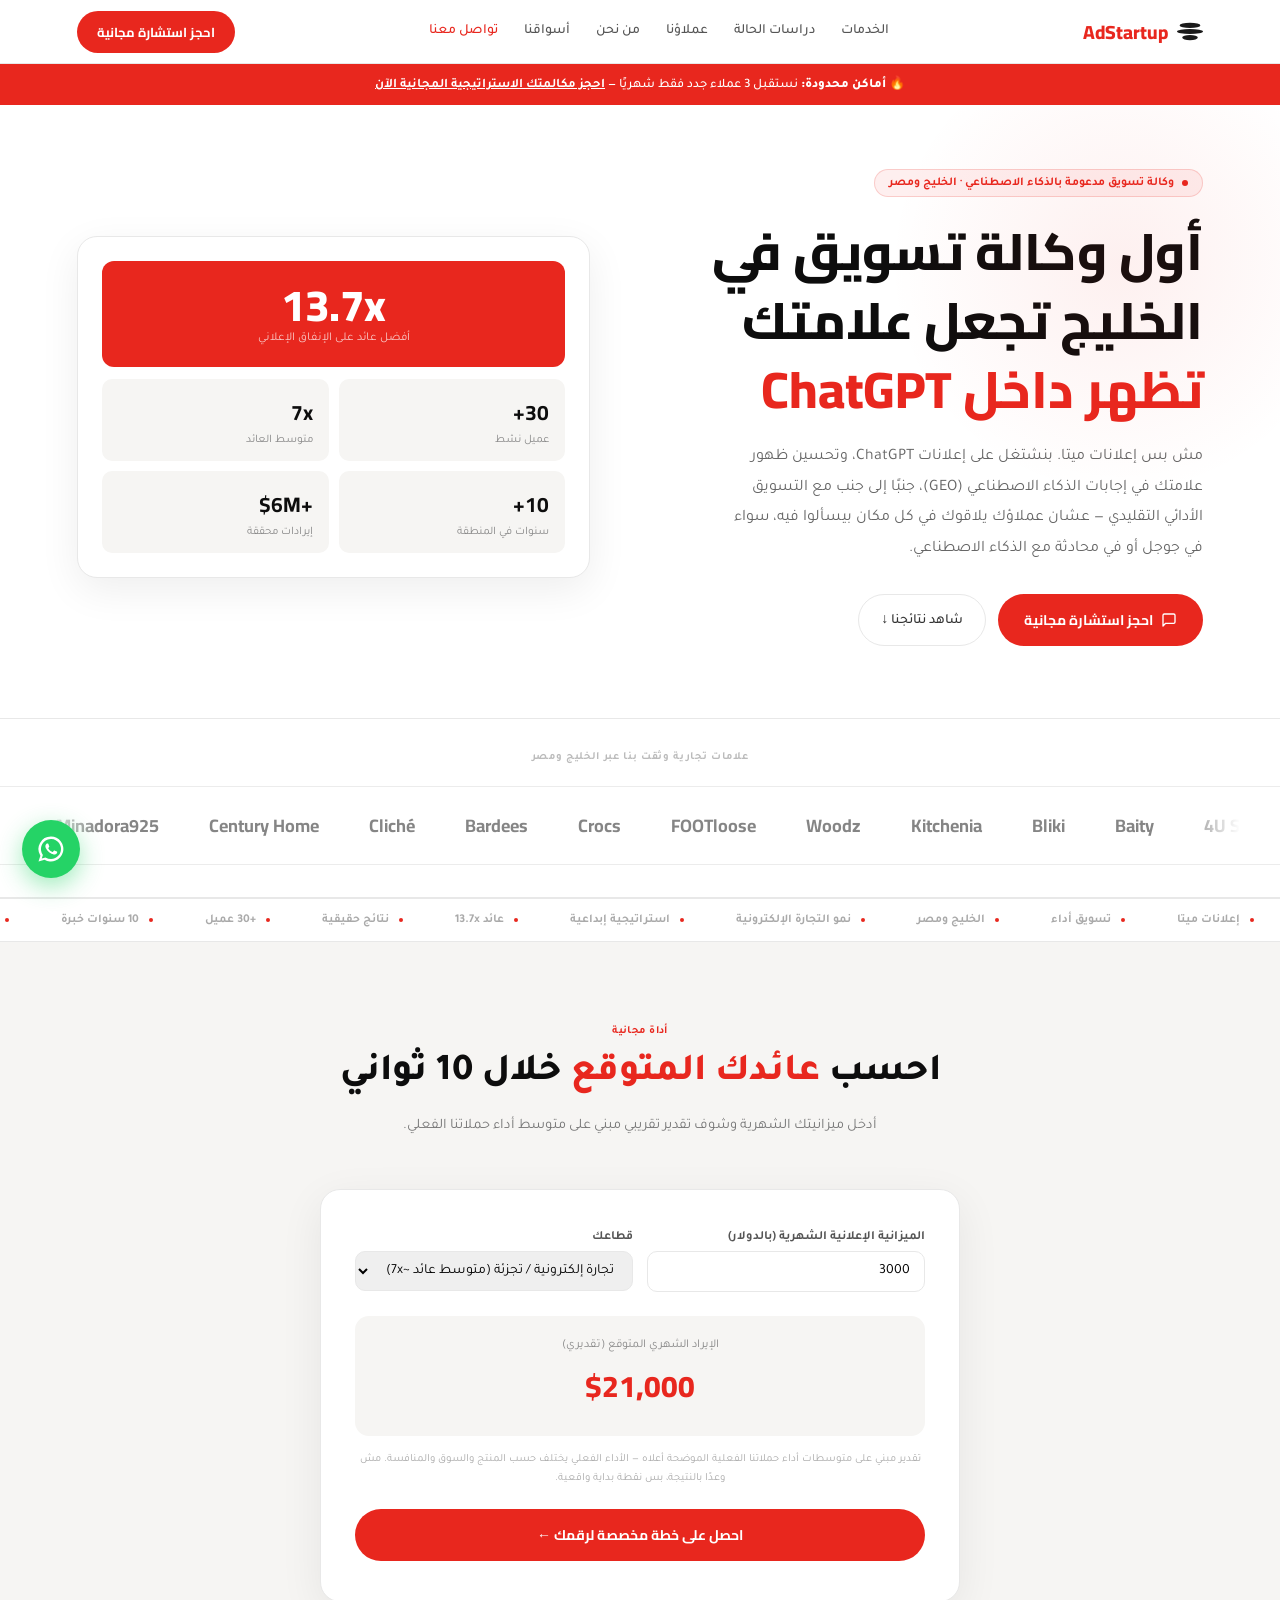
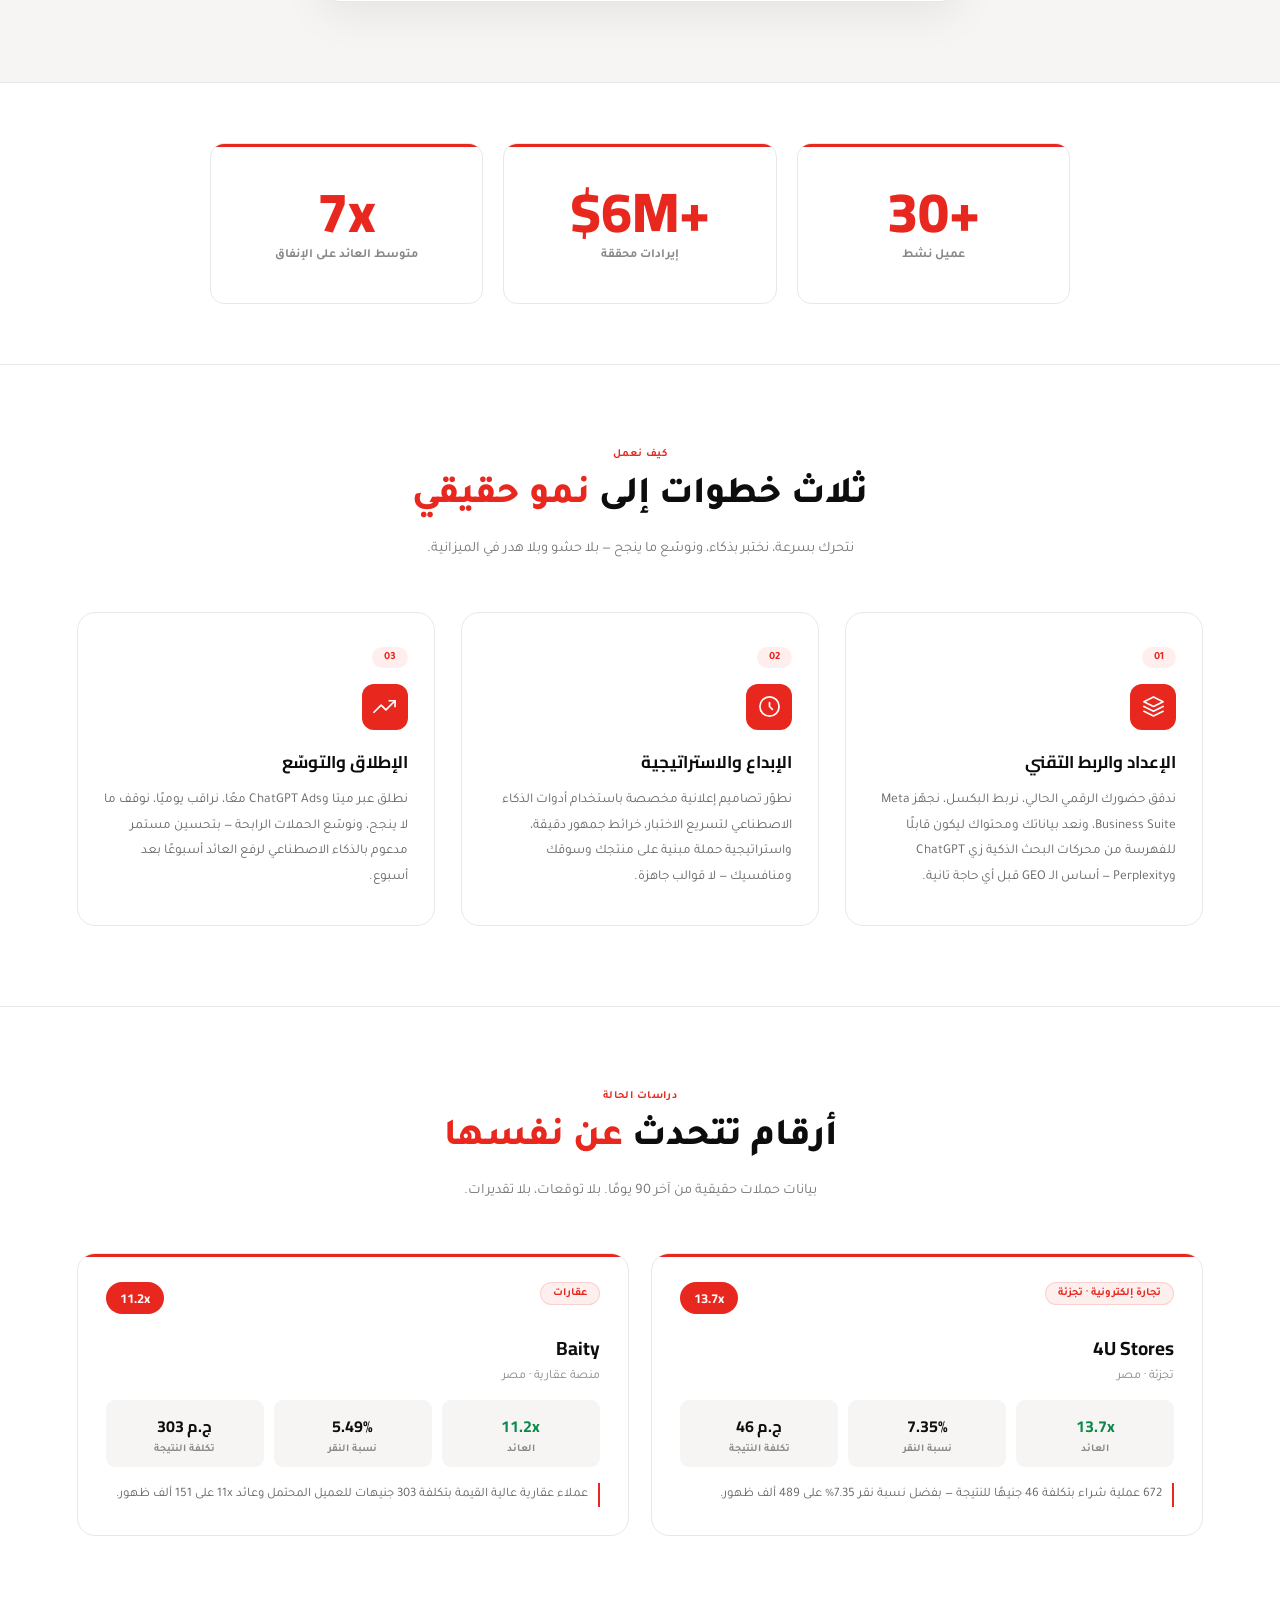
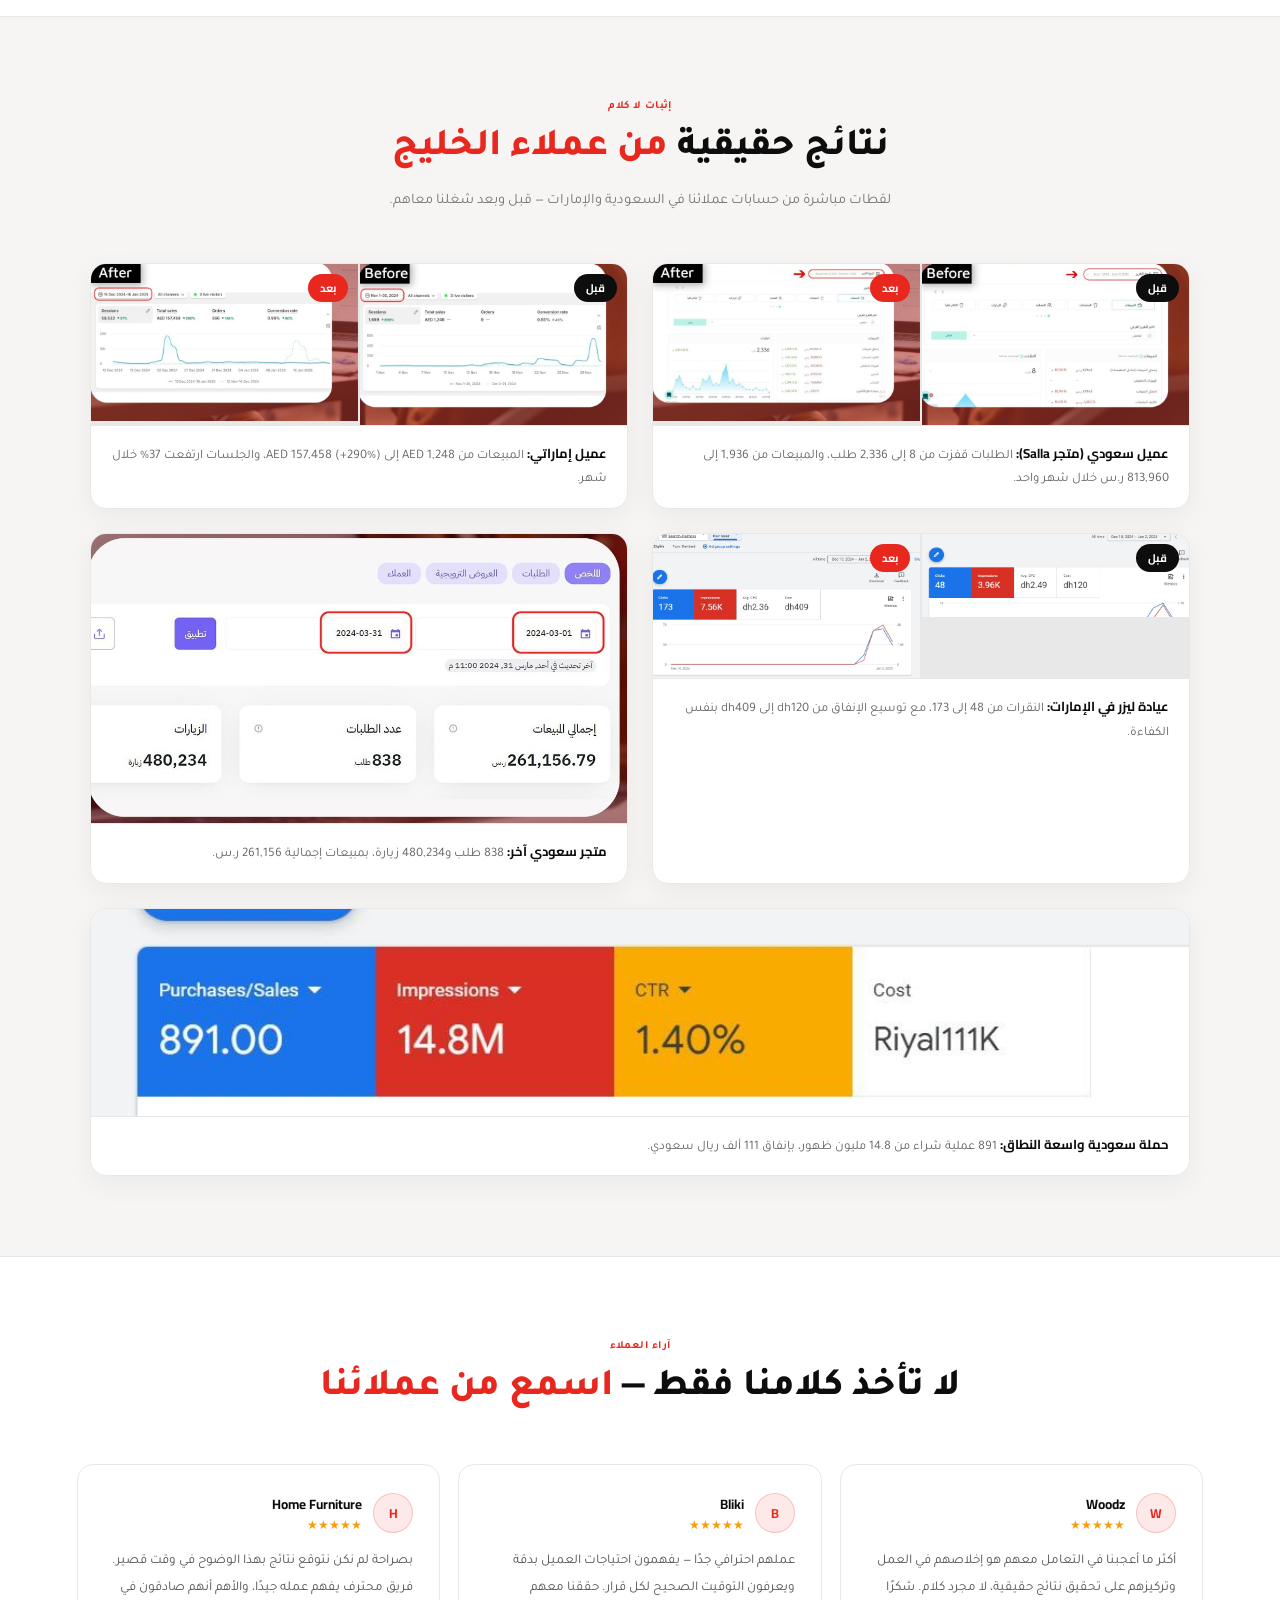
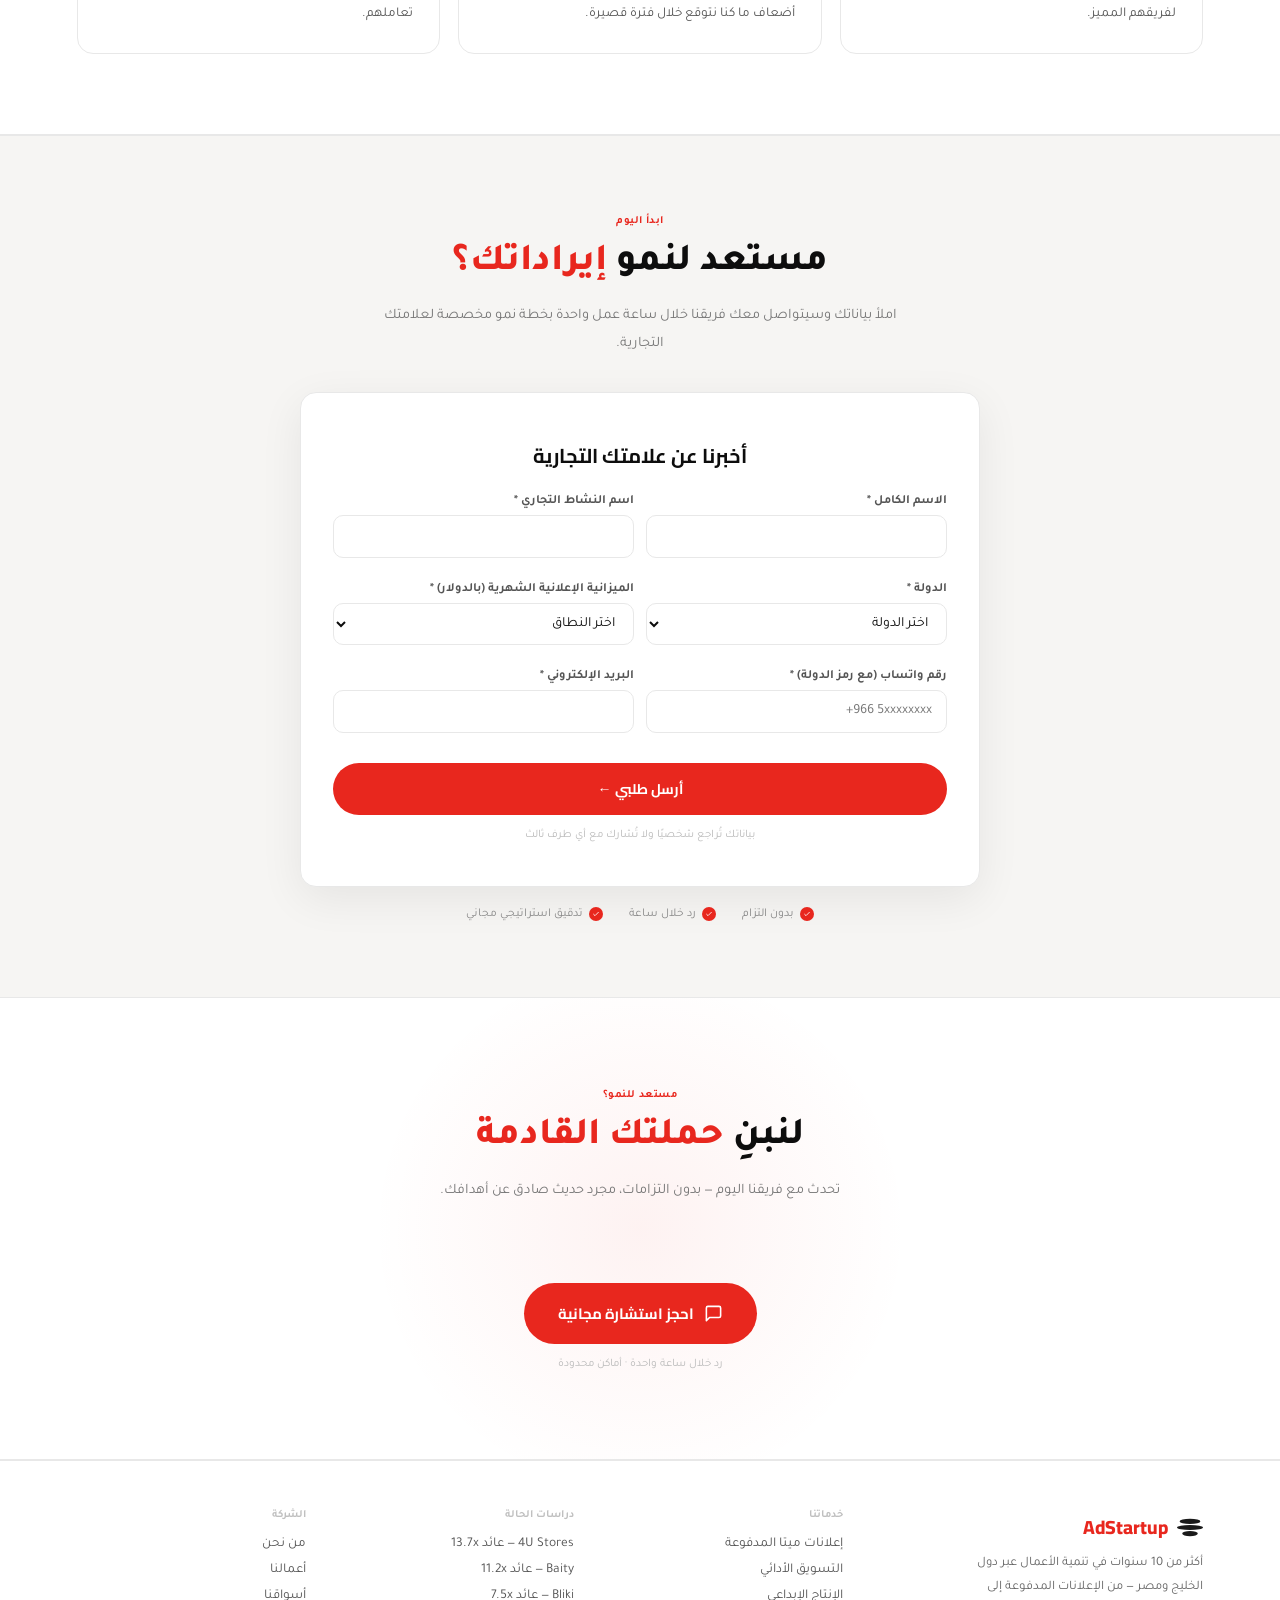
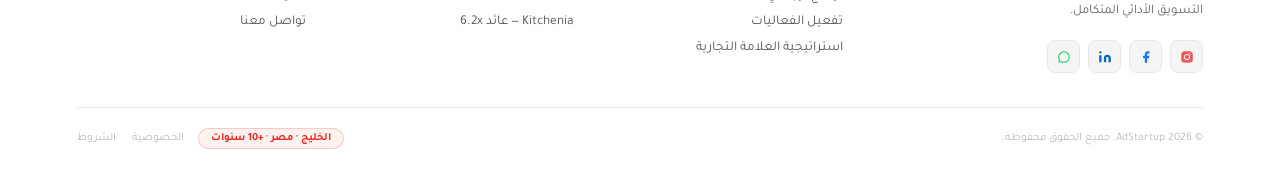
<file: index.html>
<!DOCTYPE html>
<html lang="ar" dir="rtl">
<head>
<!-- Google Tag Manager -->
<script>(function(w,d,s,l,i){w[l]=w[l]||[];w[l].push({'gtm.start':
new Date().getTime(),event:'gtm.js'});var f=d.getElementsByTagName(s)[0],
j=d.createElement(s),dl=l!='dataLayer'?'&l='+l:'';j.async=true;j.src=
'https://www.googletagmanager.com/gtm.js?id='+i+dl;f.parentNode.insertBefore(j,f);
})(window,document,'script','dataLayer','GTM-M8WR32PK');</script>
<!-- End Google Tag Manager -->
<!-- Google tag (gtag.js) -->
<script async src="https://www.googletagmanager.com/gtag/js?id=G-V58XJ2E5J3"></script>
<script>
  window.dataLayer = window.dataLayer || [];
  function gtag(){dataLayer.push(arguments);}
  gtag('js', new Date());
  gtag('config', 'G-V58XJ2E5J3');
</script>
<meta charset="UTF-8">
<meta name="viewport" content="width=device-width, initial-scale=1.0">
<title>AdStartup — وكالة تسويق رقمي بالذكاء الاصطناعي | ChatGPT Ads & GEO</title>
<meta name="description" content="أول وكالة تسويق رقمي في الخليج تدمج الذكاء الاصطناعي في كل حملة — من إعلانات ChatGPT إلى تحسين الظهور في محركات البحث الذكية (GEO) وإعلانات ميتا. عائد إعلاني يصل إلى 13.7x.">
<link rel="canonical" href="https://ad-startup.com/">
<meta property="og:title" content="AdStartup — وكالة تسويق أداء لعملاء الخليج ومصر">
<meta property="og:description" content="نتائج حقيقية عبر إعلانات ميتا والتسويق الأدائي — أكثر من 10 سنوات خبرة في السوق الخليجي والمصري.">
<meta property="og:type" content="website">
<link href="https://fonts.googleapis.com/css2?family=Cairo:wght@600;700;800;900&family=Tajawal:wght@300;400;500;700;900&display=swap" rel="stylesheet">
<link rel="stylesheet" href="css/style.css">
</head>
<body>
<!-- Google Tag Manager (noscript) -->
<noscript><iframe src="https://www.googletagmanager.com/ns.html?id=GTM-M8WR32PK"
height="0" width="0" style="display:none;visibility:hidden"></iframe></noscript>
<!-- End Google Tag Manager (noscript) -->

<nav>
  <a href="index.html" class="nav-logo">
    <svg width="26" height="19" viewBox="0 0 30 21" fill="none"><ellipse cx="15" cy="3.5" rx="12" ry="3" fill="#1a1a1a"/><ellipse cx="15" cy="10.5" rx="15" ry="3" fill="#1a1a1a"/><ellipse cx="15" cy="17.5" rx="9" ry="3" fill="#1a1a1a"/></svg>
    <span class="nav-logo-text">AdStartup</span>
  </a>
  <div class="nav-links">
    <a href="services.html">الخدمات</a>
    <a href="case-studies.html">دراسات الحالة</a>
    <a href="clients.html">عملاؤنا</a>
    <a href="about.html">من نحن</a>
    <a href="coverage.html">أسواقنا</a>
    <a href="contact.html" aria-current="page">تواصل معنا</a>
  </div>
  <div style="display:flex;align-items:center;gap:10px">
    <button class="nav-cta" onclick="window.open('https://forms.gle/57zTSvPqAmtgZ2Su8','_blank')">احجز استشارة مجانية</button>
    <button class="nav-burger" id="navBurger" aria-label="فتح القائمة"><svg viewBox="0 0 24 24"><line x1="3" y1="6" x2="21" y2="6"/><line x1="3" y1="12" x2="21" y2="12"/><line x1="3" y1="18" x2="21" y2="18"/></svg></button>
  </div>
</nav>
<div class="nav-mobile" id="navMobile">
  <a href="services.html">الخدمات</a>
  <a href="case-studies.html">دراسات الحالة</a>
  <a href="clients.html">عملاؤنا</a>
  <a href="about.html">من نحن</a>
  <a href="coverage.html">أسواقنا</a>
  <a href="contact.html">تواصل معنا</a>
</div>

<div class="urgency-bar">
  <strong>🔥 أماكن محدودة:</strong> نستقبل 3 عملاء جدد فقط شهريًا — <a onclick="window.open('https://forms.gle/57zTSvPqAmtgZ2Su8','_blank')">احجز مكالمتك الاستراتيجية المجانية الآن</a>
</div>

<section class="hero">
  <div class="reveal-side">
    <div class="eyebrow"><span class="eyebrow-dot"></span>وكالة تسويق مدعومة بالذكاء الاصطناعي · الخليج ومصر</div>
    <h1>أول وكالة تسويق في الخليج تجعل علامتك <em>تظهر داخل ChatGPT</em></h1>
    <p class="hero-sub">مش بس إعلانات ميتا. بنشتغل على إعلانات ChatGPT، وتحسين ظهور علامتك في إجابات الذكاء الاصطناعي (GEO)، جنبًا إلى جنب مع التسويق الأدائي التقليدي — عشان عملاؤك يلاقوك في كل مكان بيسألوا فيه، سواء في جوجل أو في محادثة مع الذكاء الاصطناعي.</p>
    <div class="hero-actions">
      <button class="btn-red" onclick="window.open('https://forms.gle/57zTSvPqAmtgZ2Su8','_blank')">
        <svg width="16" height="16" viewBox="0 0 24 24" fill="none" stroke="currentColor" stroke-width="2" stroke-linecap="round" stroke-linejoin="round"><path d="M21 15a2 2 0 01-2 2H7l-4 4V5a2 2 0 012-2h14a2 2 0 012 2z"/></svg>
        احجز استشارة مجانية
      </button>
      <a href="case-studies.html" class="btn-ghost">شاهد نتائجنا ↓</a>
    </div>
  </div>
  <div class="reveal-side">
    <div class="metrics-card">
      <div class="mc-top">
        <div class="mc-big">13.7x</div>
        <div class="mc-lbl">أفضل عائد على الإنفاق الإعلاني</div>
      </div>
      <div class="mc-grid">
        <div class="mc-cell"><span class="mc-val">+30</span><div class="mc-sub">عميل نشط</div></div>
        <div class="mc-cell"><span class="mc-val">7x</span><div class="mc-sub">متوسط العائد</div></div>
        <div class="mc-cell"><span class="mc-val">+10</span><div class="mc-sub">سنوات في المنطقة</div></div>
        <div class="mc-cell"><span class="mc-val">$6M+</span><div class="mc-sub">إيرادات محققة</div></div>
      </div>
    </div>
  </div>
</section>

<div class="logos-wrap reveal">
  <p class="logos-label">علامات تجارية وثقت بنا عبر الخليج ومصر</p>
  <div class="logos-strip">
    <div class="logos-track">
      <span class="logo-item">4U Stores</span><span class="logo-item">Baity</span><span class="logo-item">Bliki</span><span class="logo-item">Kitchenia</span><span class="logo-item">Woodz</span><span class="logo-item">FOOTloose</span><span class="logo-item">Crocs</span><span class="logo-item">Bardees</span><span class="logo-item">Cliché</span><span class="logo-item">Century Home</span><span class="logo-item">Minadora925</span><span class="logo-item">Petasty</span><span class="logo-item">Shewow</span><span class="logo-item">Dates Farm</span><span class="logo-item">The Wellness Hub</span><span class="logo-item">gabbas</span><span class="logo-item">PIXI</span><span class="logo-item">Mix&amp;Max</span><span class="logo-item">mobz</span><span class="logo-item">HCF</span><span class="logo-item">Bliss</span><span class="logo-item">ANZO</span>
      <span class="logo-item">4U Stores</span><span class="logo-item">Baity</span><span class="logo-item">Bliki</span><span class="logo-item">Kitchenia</span><span class="logo-item">Woodz</span><span class="logo-item">FOOTloose</span><span class="logo-item">Crocs</span><span class="logo-item">Bardees</span><span class="logo-item">Cliché</span><span class="logo-item">Century Home</span><span class="logo-item">Minadora925</span><span class="logo-item">Petasty</span><span class="logo-item">Shewow</span><span class="logo-item">Dates Farm</span><span class="logo-item">The Wellness Hub</span><span class="logo-item">gabbas</span><span class="logo-item">PIXI</span><span class="logo-item">Mix&amp;Max</span><span class="logo-item">mobz</span><span class="logo-item">HCF</span><span class="logo-item">Bliss</span><span class="logo-item">ANZO</span>
    </div>
  </div>
</div>

<div class="ticker">
  <div class="ticker-inner">
    <div class="tick"><span class="tick-dot"></span>إعلانات ميتا</div><div class="tick"><span class="tick-dot"></span>تسويق أداء</div><div class="tick"><span class="tick-dot"></span>الخليج ومصر</div><div class="tick"><span class="tick-dot"></span>نمو التجارة الإلكترونية</div><div class="tick"><span class="tick-dot"></span>استراتيجية إبداعية</div><div class="tick"><span class="tick-dot"></span>عائد 13.7x</div><div class="tick"><span class="tick-dot"></span>نتائج حقيقية</div><div class="tick"><span class="tick-dot"></span>+30 عميل</div><div class="tick"><span class="tick-dot"></span>10 سنوات خبرة</div>
    <div class="tick"><span class="tick-dot"></span>إعلانات ميتا</div><div class="tick"><span class="tick-dot"></span>تسويق أداء</div><div class="tick"><span class="tick-dot"></span>الخليج ومصر</div><div class="tick"><span class="tick-dot"></span>نمو التجارة الإلكترونية</div><div class="tick"><span class="tick-dot"></span>استراتيجية إبداعية</div><div class="tick"><span class="tick-dot"></span>عائد 13.7x</div><div class="tick"><span class="tick-dot"></span>نتائج حقيقية</div><div class="tick"><span class="tick-dot"></span>+30 عميل</div><div class="tick"><span class="tick-dot"></span>10 سنوات خبرة</div>
  </div>
</div>

<section class="calc-section">
  <div class="sh reveal">
    <div class="sh-eye">أداة مجانية</div>
    <div class="sh-title">احسب <em>عائدك المتوقع</em> خلال 10 ثواني</div>
    <div class="sh-sub">أدخل ميزانيتك الشهرية وشوف تقدير تقريبي مبني على متوسط أداء حملاتنا الفعلي.</div>
  </div>
  <div class="calc-box reveal">
    <div class="calc-row">
      <div class="calc-field">
        <label>الميزانية الإعلانية الشهرية (بالدولار)</label>
        <input type="number" id="calcBudget" value="3000" min="200" step="100">
      </div>
      <div class="calc-field">
        <label>قطاعك</label>
        <select id="calcSector">
          <option value="7">تجارة إلكترونية / تجزئة (متوسط عائد ~7x)</option>
          <option value="11">عقارات / خدمات عالية القيمة (متوسط عائد ~11x)</option>
          <option value="5">أزياء وموضة (متوسط عائد ~5x)</option>
        </select>
      </div>
    </div>
    <div class="calc-result">
      <div class="calc-result-label">الإيراد الشهري المتوقع (تقديري)</div>
      <div class="calc-result-val" id="calcResult">$21,000</div>
    </div>
    <div class="calc-note">تقدير مبني على متوسطات أداء حملاتنا الفعلية الموضحة أعلاه — الأداء الفعلي يختلف حسب المنتج والسوق والمنافسة. مش وعدًا بالنتيجة، بس نقطة بداية واقعية.</div>
    <button class="btn-red lform-submit" style="margin-top:20px" onclick="window.open('https://forms.gle/57zTSvPqAmtgZ2Su8','_blank')">احصل على خطة مخصصة لرقمك ←</button>
  </div>
</section>

<section class="stats">
  <div class="stats-grid stagger-children">
    <div class="stat"><div class="stat-n">30+</div><div class="stat-l">عميل نشط</div></div>
    <div class="stat"><div class="stat-n">$6M+</div><div class="stat-l">إيرادات محققة</div></div>
    <div class="stat"><div class="stat-n">7x</div><div class="stat-l">متوسط العائد على الإنفاق</div></div>
  </div>
</section>

<section class="how">
  <div class="sh reveal">
    <div class="sh-eye">كيف نعمل</div>
    <div class="sh-title">ثلاث خطوات إلى <em>نمو حقيقي</em></div>
    <div class="sh-sub">نتحرك بسرعة، نختبر بذكاء، ونوسّع ما ينجح — بلا حشو وبلا هدر في الميزانية.</div>
  </div>
  <div class="steps stagger-children">
    <div class="step">
      <div class="step-n">01</div>
      <div class="step-icon"><svg viewBox="0 0 24 24"><path d="M12 2L2 7l10 5 10-5-10-5z"/><path d="M2 17l10 5 10-5"/><path d="M2 12l10 5 10-5"/></svg></div>
      <div class="step-title">الإعداد والربط التقني</div>
      <div class="step-desc">ندقق حضورك الرقمي الحالي، نربط البكسل، نجهّز Meta Business Suite، ونعد بياناتك ومحتواك ليكون قابلًا للفهرسة من محركات البحث الذكية زي ChatGPT وPerplexity — أساس الـ GEO قبل أي حاجة تانية.</div>
    </div>
    <div class="step">
      <div class="step-n">02</div>
      <div class="step-icon"><svg viewBox="0 0 24 24"><circle cx="12" cy="12" r="10"/><path d="M12 8v4l3 3"/></svg></div>
      <div class="step-title">الإبداع والاستراتيجية</div>
      <div class="step-desc">نطوّر تصاميم إعلانية مخصصة باستخدام أدوات الذكاء الاصطناعي لتسريع الاختبار، خرائط جمهور دقيقة، واستراتيجية حملة مبنية على منتجك وسوقك ومنافسيك — لا قوالب جاهزة.</div>
    </div>
    <div class="step">
      <div class="step-n">03</div>
      <div class="step-icon"><svg viewBox="0 0 24 24"><polyline points="23 6 13.5 15.5 8.5 10.5 1 18"/><polyline points="17 6 23 6 23 12"/></svg></div>
      <div class="step-title">الإطلاق والتوسّع</div>
      <div class="step-desc">نطلق عبر ميتا وChatGPT Ads معًا، نراقب يوميًا، نوقف ما لا ينجح، ونوسّع الحملات الرابحة — بتحسين مستمر مدعوم بالذكاء الاصطناعي لرفع العائد أسبوعًا بعد أسبوع.</div>
    </div>
  </div>
</section>

<section class="how" style="border-bottom:1px solid var(--border)">
  <div class="sh reveal">
    <div class="sh-eye">دراسات الحالة</div>
    <div class="sh-title">أرقام تتحدث <em>عن نفسها</em></div>
    <div class="sh-sub">بيانات حملات حقيقية من آخر 90 يومًا. بلا توقعات، بلا تقديرات.</div>
  </div>
  <div class="grid-2 stagger-children">
    <a href="case-studies.html#4u-stores" class="cc">
      <div class="cc-top"><div class="cc-tag">تجارة إلكترونية · تجزئة</div><div class="cc-roas">13.7x</div></div>
      <div class="cc-name">4U Stores</div>
      <div class="cc-ind">تجزئة · مصر</div>
      <div class="cc-metrics">
        <div class="cm"><span class="cm-val g">13.7x</span><div class="cm-lbl">العائد</div></div>
        <div class="cm"><span class="cm-val">7.35%</span><div class="cm-lbl">نسبة النقر</div></div>
        <div class="cm"><span class="cm-val">46 ج.م</span><div class="cm-lbl">تكلفة النتيجة</div></div>
      </div>
      <div class="cc-note">672 عملية شراء بتكلفة 46 جنيهًا للنتيجة — بفضل نسبة نقر 7.35% على 489 ألف ظهور.</div>
    </a>
    <a href="case-studies.html#baity" class="cc">
      <div class="cc-top"><div class="cc-tag">عقارات</div><div class="cc-roas">11.2x</div></div>
      <div class="cc-name">Baity</div>
      <div class="cc-ind">منصة عقارية · مصر</div>
      <div class="cc-metrics">
        <div class="cm"><span class="cm-val g">11.2x</span><div class="cm-lbl">العائد</div></div>
        <div class="cm"><span class="cm-val">5.49%</span><div class="cm-lbl">نسبة النقر</div></div>
        <div class="cm"><span class="cm-val">303 ج.م</span><div class="cm-lbl">تكلفة النتيجة</div></div>
      </div>
      <div class="cc-note">عملاء عقارية عالية القيمة بتكلفة 303 جنيهات للعميل المحتمل وعائد 11x على 151 ألف ظهور.</div>
    </a>
  </div>
</section>

<section class="proof-section">
  <div class="sh reveal">
    <div class="sh-eye">إثبات لا كلام</div>
    <div class="sh-title">نتائج حقيقية <em>من عملاء الخليج</em></div>
    <div class="sh-sub">لقطات مباشرة من حسابات عملائنا في السعودية والإمارات — قبل وبعد شغلنا معاهم.</div>
  </div>
  <div class="proof-grid stagger-children">
    <div class="proof-card">
      <div class="compare-grid">
        <div class="compare-half"><span class="compare-tag">قبل</span><img src="assets/gcc/salla-before.jpg" alt="لوحة متجر سعودي قبل التسويق"></div>
        <div class="compare-half"><span class="compare-tag compare-tag-after">بعد</span><img src="assets/gcc/salla-after.jpg" alt="لوحة متجر سعودي بعد التسويق"></div>
      </div>
      <div class="proof-cap"><strong>عميل سعودي (متجر Salla):</strong> الطلبات قفزت من 8 إلى 2,336 طلب، والمبيعات من 1,936 إلى 813,960 ر.س خلال شهر واحد.</div>
    </div>
    <div class="proof-card">
      <div class="compare-grid">
        <div class="compare-half"><span class="compare-tag">قبل</span><img src="assets/gcc/ga4-before.jpg" alt="لوحة تحليلات إماراتية قبل التسويق"></div>
        <div class="compare-half"><span class="compare-tag compare-tag-after">بعد</span><img src="assets/gcc/ga4-after.jpg" alt="لوحة تحليلات إماراتية بعد التسويق"></div>
      </div>
      <div class="proof-cap"><strong>عميل إماراتي:</strong> المبيعات من AED 1,248 إلى AED 157,458 (+290%)، والجلسات ارتفعت 37% خلال شهر.</div>
    </div>
    <div class="proof-card">
      <div class="compare-grid">
        <div class="compare-half"><span class="compare-tag">قبل</span><img src="assets/gcc/hairlaser-before.jpg" alt="حملة عيادة إماراتية قبل التوسيع"></div>
        <div class="compare-half"><span class="compare-tag compare-tag-after">بعد</span><img src="assets/gcc/hairlaser-after.jpg" alt="حملة عيادة إماراتية بعد التوسيع"></div>
      </div>
      <div class="proof-cap"><strong>عيادة ليزر في الإمارات:</strong> النقرات من 48 إلى 173، مع توسيع الإنفاق من dh120 إلى dh409 بنفس الكفاءة.</div>
    </div>
    <div class="proof-card">
      <img src="assets/gcc/salla-dashboard.jpg" alt="لوحة متجر سعودي على منصة Salla">
      <div class="proof-cap"><strong>متجر سعودي آخر:</strong> 838 طلب و480,234 زيارة، بمبيعات إجمالية 261,156 ر.س.</div>
    </div>
    <div class="proof-card proof-full">
      <img src="assets/gcc/bigcampaign.jpg" alt="حملة إعلانية سعودية واسعة النطاق">
      <div class="proof-cap"><strong>حملة سعودية واسعة النطاق:</strong> 891 عملية شراء من 14.8 مليون ظهور، بإنفاق 111 ألف ريال سعودي.</div>
    </div>
  </div>
</section>

<section class="testi">
  <div class="sh reveal">
    <div class="sh-eye">آراء العملاء</div>
    <div class="sh-title">لا تأخذ كلامنا فقط — <em>اسمع من عملائنا</em></div>
  </div>
  <div class="tgrid stagger-children">
    <div class="tc"><div class="tc-head"><div class="tc-av">W</div><div><div class="tc-name">Woodz</div><div class="tc-stars">★★★★★</div></div></div><div class="tc-body">أكثر ما أعجبنا في التعامل معهم هو إخلاصهم في العمل وتركيزهم على تحقيق نتائج حقيقية، لا مجرد كلام. شكرًا لفريقهم المميز.</div></div>
    <div class="tc"><div class="tc-head"><div class="tc-av">B</div><div><div class="tc-name">Bliki</div><div class="tc-stars">★★★★★</div></div></div><div class="tc-body">عملهم احترافي جدًا — يفهمون احتياجات العميل بدقة ويعرفون التوقيت الصحيح لكل قرار. حققنا معهم أضعاف ما كنا نتوقع خلال فترة قصيرة.</div></div>
    <div class="tc"><div class="tc-head"><div class="tc-av">H</div><div><div class="tc-name">Home Furniture</div><div class="tc-stars">★★★★★</div></div></div><div class="tc-body">بصراحة لم نكن نتوقع نتائج بهذا الوضوح في وقت قصير. فريق محترف يفهم عمله جيدًا، والأهم أنهم صادقون في تعاملهم.</div></div>
  </div>
</section>

<section class="lead-mid reveal">
  <div class="lead-mid-inner">
    <div class="sh">
      <div class="sh-eye">ابدأ اليوم</div>
      <div class="sh-title">مستعد لنمو <em>إيراداتك؟</em></div>
      <div class="sh-sub">املأ بياناتك وسيتواصل معك فريقنا خلال ساعة عمل واحدة بخطة نمو مخصصة لعلامتك التجارية.</div>
    </div>
    <div class="lead-box">
      <div class="lead-box-title" style="margin-bottom:20px">أخبرنا عن علامتك التجارية</div>
      <form class="lform" action="https://formspree.io/f/xppwdpnq" method="POST">
        <input type="hidden" name="_subject" value="طلب استشارة جديد من موقع AdStartup">
        <input type="hidden" name="_next" value="https://ad-startup.com/thank-you.html">
        <div class="lform-row">
          <div class="lform-field"><label>الاسم الكامل *</label><input type="text" name="الاسم" required></div>
          <div class="lform-field"><label>اسم النشاط التجاري *</label><input type="text" name="النشاط_التجاري" required></div>
        </div>
        <div class="lform-row">
          <div class="lform-field">
            <label>الدولة *</label>
            <select name="الدولة" required>
              <option value="">اختر الدولة</option>
              <option>السعودية</option><option>الإمارات</option><option>الكويت</option>
              <option>قطر</option><option>البحرين</option><option>عُمان</option>
              <option>مصر</option><option>دولة أخرى</option>
            </select>
          </div>
          <div class="lform-field">
            <label>الميزانية الإعلانية الشهرية (بالدولار) *</label>
            <select name="الميزانية_الشهرية" required>
              <option value="">اختر النطاق</option>
              <option>أقل من $1,000</option>
              <option>$1,000 – $3,000</option>
              <option>$3,000 – $10,000</option>
              <option>أكثر من $10,000</option>
            </select>
          </div>
        </div>
        <div class="lform-row">
          <div class="lform-field"><label>رقم واتساب (مع رمز الدولة) *</label><input type="tel" name="واتساب" placeholder="+966 5xxxxxxxx" required></div>
          <div class="lform-field"><label>البريد الإلكتروني *</label><input type="email" name="email" required></div>
        </div>
        <button type="submit" class="btn-red lform-submit">أرسل طلبي ←</button>
      </form>
      <div style="font-size:11.5px;color:#bbb;margin-top:14px">بياناتك تُراجع شخصيًا ولا تُشارك مع أي طرف ثالث</div>
    </div>
    <div class="lead-trust">
      <div class="lt"><div class="lt-icon"><svg viewBox="0 0 24 24"><polyline points="20 6 9 17 4 12"/></svg></div>بدون التزام</div>
      <div class="lt"><div class="lt-icon"><svg viewBox="0 0 24 24"><polyline points="20 6 9 17 4 12"/></svg></div>رد خلال ساعة</div>
      <div class="lt"><div class="lt-icon"><svg viewBox="0 0 24 24"><polyline points="20 6 9 17 4 12"/></svg></div>تدقيق استراتيجي مجاني</div>
    </div>
  </div>
</section>

<section class="cta reveal">
  <div class="sh">
    <div class="sh-eye" style="color:var(--red)">مستعد للنمو؟</div>
    <div class="sh-title">لنبنِ <em>حملتك القادمة</em></div>
    <div class="sh-sub">تحدث مع فريقنا اليوم — بدون التزامات، مجرد حديث صادق عن أهدافك.</div>
  </div>
  <button class="cta-btn" onclick="window.open('https://forms.gle/57zTSvPqAmtgZ2Su8','_blank')">
    <svg width="19" height="19" viewBox="0 0 24 24" fill="none" stroke="currentColor" stroke-width="2" stroke-linecap="round" stroke-linejoin="round"><path d="M21 15a2 2 0 01-2 2H7l-4 4V5a2 2 0 012-2h14a2 2 0 012 2z"/></svg>
    احجز استشارة مجانية
  </button>
  <div class="cta-note">رد خلال ساعة واحدة · أماكن محدودة</div>
</section>

<footer class="reveal">
  <div class="ft">
    <div>
      <a href="index.html" class="fb-logo">
        <svg width="26" height="19" viewBox="0 0 30 21" fill="none"><ellipse cx="15" cy="3.5" rx="12" ry="3" fill="#1a1a1a"/><ellipse cx="15" cy="10.5" rx="15" ry="3" fill="#1a1a1a"/><ellipse cx="15" cy="17.5" rx="9" ry="3" fill="#1a1a1a"/></svg>
        <span class="fb-logo-text">AdStartup</span>
      </a>
      <div class="fb-desc">أكثر من 10 سنوات في تنمية الأعمال عبر دول الخليج ومصر — من الإعلانات المدفوعة إلى التسويق الأدائي المتكامل.</div>
      <div class="fb-social">
        <a class="fb-s" href="https://www.instagram.com/adstart_up/" target="_blank" title="انستغرام"><svg width="14" height="14" viewBox="0 0 24 24" fill="none"><defs><linearGradient id="igg" x1="0" y1="24" x2="24" y2="0"><stop offset="0" stop-color="#FFDC80"/><stop offset=".3" stop-color="#FCAF45"/><stop offset=".6" stop-color="#E1306C"/><stop offset="1" stop-color="#833AB4"/></linearGradient></defs><rect x="2" y="2" width="20" height="20" rx="6" fill="url(#igg)"/><circle cx="12" cy="12" r="4.5" fill="none" stroke="#fff" stroke-width="1.6"/><circle cx="17.2" cy="6.8" r="1.1" fill="#fff"/></svg></a>
        <a class="fb-s" href="https://www.facebook.com/profile.php?id=100075846233919" target="_blank" title="فيسبوك"><svg width="14" height="14" viewBox="0 0 24 24" fill="none"><path d="M18 2h-3a5 5 0 00-5 5v3H7v4h3v8h4v-8h3l1-4h-4V7a1 1 0 011-1h3z" fill="#1877F2"/></svg></a>
        <a class="fb-s" href="https://www.linkedin.com/company/adstartup" target="_blank" title="لينكدإن"><svg width="14" height="14" viewBox="0 0 24 24" fill="none"><path d="M16 8a6 6 0 016 6v7h-4v-7a2 2 0 00-2-2 2 2 0 00-2 2v7h-4v-7a6 6 0 016-6z" fill="#0A66C2"/><rect x="2" y="9" width="4" height="12" fill="#0A66C2"/><circle cx="4" cy="4" r="2" fill="#0A66C2"/></svg></a>
        <a class="fb-s" href="https://wa.me/966572771928" target="_blank" title="واتساب"><svg width="14" height="14" viewBox="0 0 24 24" fill="#25D366"><path d="M12 2a10 10 0 00-8.5 15.3L2 22l4.8-1.4A10 10 0 1012 2zm0 18a8 8 0 01-4.1-1.1l-.3-.2-3 .9.9-2.9-.2-.3A8 8 0 1112 20z"/></svg></a>
      </div>
    </div>
    <div class="fc">
      <h4>خدماتنا</h4>
      <a href="services.html">إعلانات ميتا المدفوعة</a>
      <a href="services.html">التسويق الأدائي</a>
      <a href="services.html">الإنتاج الإبداعي</a>
      <a href="services.html">تفعيل الفعاليات</a>
      <a href="services.html">استراتيجية العلامة التجارية</a>
    </div>
    <div class="fc">
      <h4>دراسات الحالة</h4>
      <a href="case-studies.html#4u-stores">4U Stores — عائد 13.7x</a>
      <a href="case-studies.html#baity">Baity — عائد 11.2x</a>
      <a href="case-studies.html#bliki">Bliki — عائد 7.5x</a>
      <a href="case-studies.html#kitchenia">Kitchenia — عائد 6.2x</a>
    </div>
    <div class="fc">
      <h4>الشركة</h4>
      <a href="about.html">من نحن</a>
      <a href="case-studies.html">أعمالنا</a>
      <a href="coverage.html">أسواقنا</a>
      <a href="contact.html">تواصل معنا</a>
    </div>
  </div>
  <div class="fb-bottom">
    <span class="fb-copy">© 2026 AdStartup. جميع الحقوق محفوظة.</span>
    <div style="display:flex;align-items:center;gap:14px">
      <span class="fb-badge">الخليج · مصر · +10 سنوات</span>
      <div class="fb-legal"><a href="privacy.html">الخصوصية</a><a href="terms.html">الشروط</a></div>
    </div>
  </div>
</footer>

<a class="wa-float" href="https://wa.me/966572771928" target="_blank" aria-label="تواصل عبر واتساب">
  <svg viewBox="0 0 24 24"><path d="M12 2a10 10 0 00-8.5 15.3L2 22l4.8-1.4A10 10 0 1012 2zm0 18a8 8 0 01-4.1-1.1l-.3-.2-3 .9.9-2.9-.2-.3A8 8 0 1112 20zm4.4-6c-.2-.1-1.4-.7-1.6-.8-.2-.1-.4-.1-.5.1-.2.2-.6.8-.7.9-.1.2-.3.2-.5.1-.2-.1-1-.4-1.9-1.2-.7-.6-1.2-1.4-1.3-1.6-.1-.2 0-.4.1-.5.1-.1.2-.3.4-.4.1-.1.2-.3.2-.4.1-.2 0-.3 0-.4-.1-.1-.5-1.3-.7-1.8-.2-.4-.4-.4-.5-.4h-.5c-.2 0-.4.1-.6.3-.2.2-.8.8-.8 1.9s.8 2.2.9 2.4c.1.2 1.6 2.5 4 3.5.6.2 1 .4 1.3.5.6.2 1.1.1 1.5.1.5-.1 1.4-.6 1.6-1.1.2-.5.2-1 .1-1.1 0-.1-.2-.2-.4-.3z"/></svg>
</a>

<script src="js/script.js"></script>
</body>
</html>
</file>
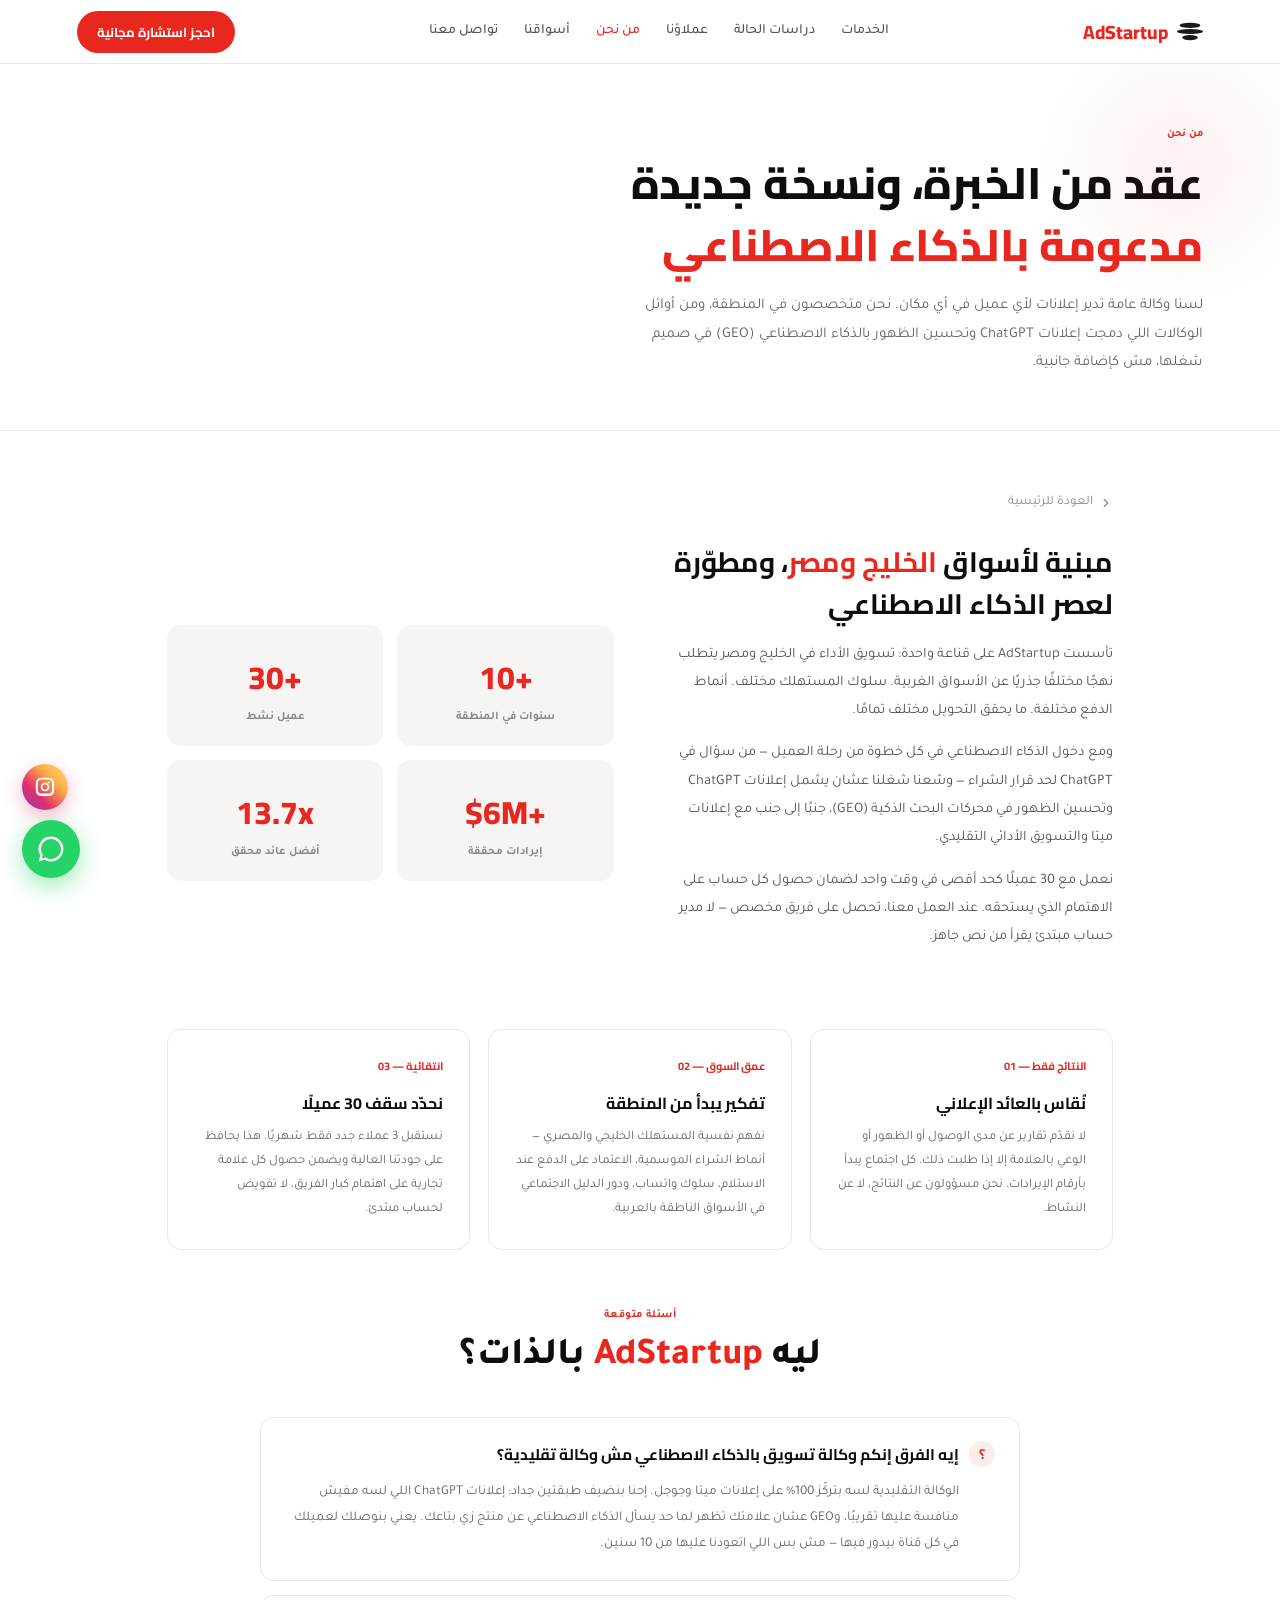
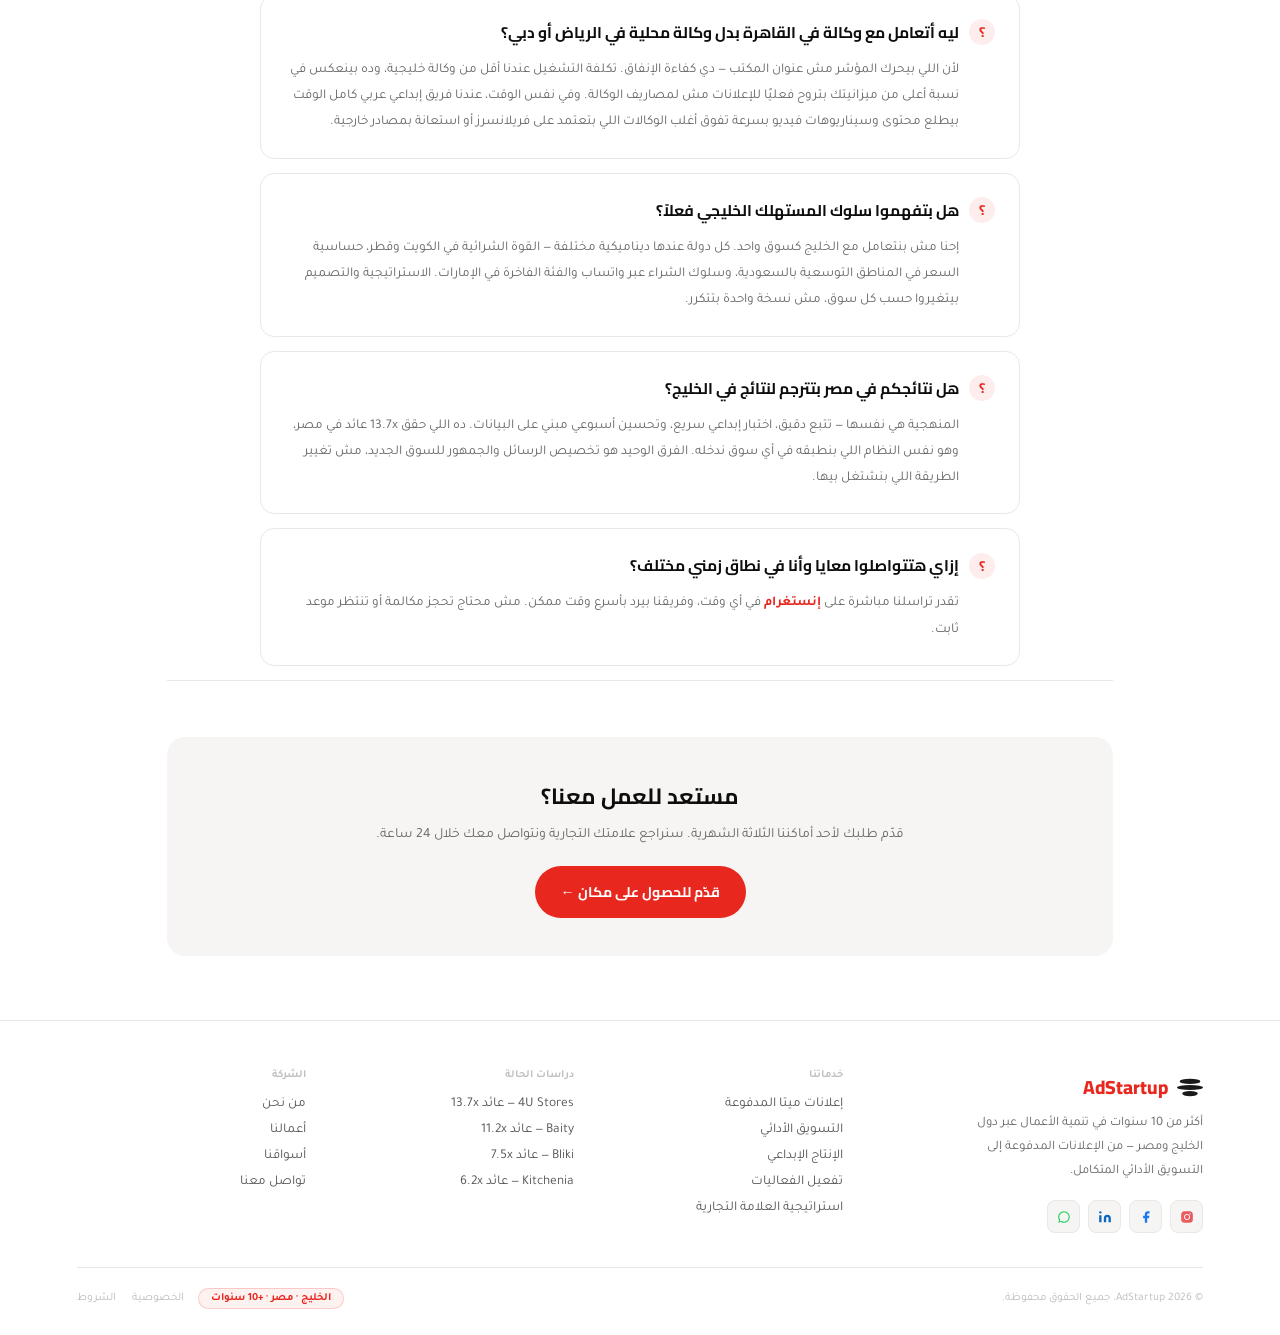
<file: about.html>
<!DOCTYPE html>
<html lang="ar" dir="rtl">
<head>
<!-- Google Tag Manager -->
<script>(function(w,d,s,l,i){w[l]=w[l]||[];w[l].push({'gtm.start':
new Date().getTime(),event:'gtm.js'});var f=d.getElementsByTagName(s)[0],
j=d.createElement(s),dl=l!='dataLayer'?'&l='+l:'';j.async=true;j.src=
'https://www.googletagmanager.com/gtm.js?id='+i+dl;f.parentNode.insertBefore(j,f);
})(window,document,'script','dataLayer','GTM-M8WR32PK');</script>
<!-- End Google Tag Manager -->
<!-- Google tag (gtag.js) -->
<script async src="https://www.googletagmanager.com/gtag/js?id=G-V58XJ2E5J3"></script>
<script>
  window.dataLayer = window.dataLayer || [];
  function gtag(){dataLayer.push(arguments);}
  gtag('js', new Date());
  gtag('config', 'G-V58XJ2E5J3');
</script>
<meta charset="UTF-8">
<meta name="viewport" content="width=device-width, initial-scale=1.0">
<title>من نحن — وكالة تسويق بالذكاء الاصطناعي — AdStartup</title>
<meta name="description" content="عقد من الخبرة في تسويق الأداء عبر الخليج ومصر، اليوم مدعومة بالذكاء الاصطناعي — ChatGPT Ads وGEO وإعلانات ميتا.">
<link rel="canonical" href="https://ad-startup.com/about.html">
<link href="https://fonts.googleapis.com/css2?family=Cairo:wght@600;700;800;900&family=Tajawal:wght@300;400;500;700;900&display=swap" rel="stylesheet">
<link rel="stylesheet" href="css/style.css">
</head>
<body>
<!-- Google Tag Manager (noscript) -->
<noscript><iframe src="https://www.googletagmanager.com/ns.html?id=GTM-M8WR32PK"
height="0" width="0" style="display:none;visibility:hidden"></iframe></noscript>
<!-- End Google Tag Manager (noscript) -->

<nav>
  <a href="index.html" class="nav-logo">
    <svg width="26" height="19" viewBox="0 0 30 21" fill="none"><ellipse cx="15" cy="3.5" rx="12" ry="3" fill="#1a1a1a"/><ellipse cx="15" cy="10.5" rx="15" ry="3" fill="#1a1a1a"/><ellipse cx="15" cy="17.5" rx="9" ry="3" fill="#1a1a1a"/></svg>
    <span class="nav-logo-text">AdStartup</span>
  </a>
  <div class="nav-links">
    <a href="services.html">الخدمات</a>
    <a href="case-studies.html">دراسات الحالة</a>
    <a href="clients.html">عملاؤنا</a>
    <a href="about.html" aria-current="page">من نحن</a>
    <a href="coverage.html">أسواقنا</a>
    <a href="contact.html">تواصل معنا</a>
  </div>
  <div style="display:flex;align-items:center;gap:10px">
    <button class="nav-cta" onclick="window.open('https://forms.gle/57zTSvPqAmtgZ2Su8','_blank')">احجز استشارة مجانية</button>
    <button class="nav-burger" id="navBurger" aria-label="فتح القائمة"><svg viewBox="0 0 24 24"><line x1="3" y1="6" x2="21" y2="6"/><line x1="3" y1="12" x2="21" y2="12"/><line x1="3" y1="18" x2="21" y2="18"/></svg></button>
  </div>
</nav>
<div class="nav-mobile" id="navMobile">
  <a href="services.html">الخدمات</a><a href="case-studies.html">دراسات الحالة</a><a href="clients.html">عملاؤنا</a><a href="about.html">من نحن</a><a href="coverage.html">أسواقنا</a><a href="contact.html">تواصل معنا</a>
</div>

<div class="page-hero">
  <div class="page-hero-eye">من نحن</div>
  <h1>عقد من الخبرة، ونسخة جديدة <em>مدعومة بالذكاء الاصطناعي</em></h1>
  <p>لسنا وكالة عامة تدير إعلانات لأي عميل في أي مكان. نحن متخصصون في المنطقة، ومن أوائل الوكالات اللي دمجت إعلانات ChatGPT وتحسين الظهور بالذكاء الاصطناعي (GEO) في صميم شغلها، مش كإضافة جانبية.</p>
</div>

<div class="page-body">
  <a href="index.html" class="back-btn"><svg viewBox="0 0 24 24"><polyline points="15 18 9 12 15 6"/></svg> العودة للرئيسية</a>
  <div class="about-grid stagger-children">
    <div class="about-text">
      <h2>مبنية لأسواق <em>الخليج ومصر</em>، ومطوّرة لعصر الذكاء الاصطناعي</h2>
      <p>تأسست AdStartup على قناعة واحدة: تسويق الأداء في الخليج ومصر يتطلب نهجًا مختلفًا جذريًا عن الأسواق الغربية. سلوك المستهلك مختلف. أنماط الدفع مختلفة. ما يحقق التحويل مختلف تمامًا.</p>
      <p>ومع دخول الذكاء الاصطناعي في كل خطوة من رحلة العميل — من سؤال في ChatGPT لحد قرار الشراء — وسّعنا شغلنا عشان يشمل إعلانات ChatGPT وتحسين الظهور في محركات البحث الذكية (GEO)، جنبًا إلى جنب مع إعلانات ميتا والتسويق الأدائي التقليدي.</p>
      <p>نعمل مع 30 عميلًا كحد أقصى في وقت واحد لضمان حصول كل حساب على الاهتمام الذي يستحقه. عند العمل معنا، تحصل على فريق مخصص — لا مدير حساب مبتدئ يقرأ من نص جاهز.</p>
    </div>
    <div class="about-stats stagger-children">
      <div class="ab-stat"><div class="ab-stat-n">10+</div><div class="ab-stat-l">سنوات في المنطقة</div></div>
      <div class="ab-stat"><div class="ab-stat-n">30+</div><div class="ab-stat-l">عميل نشط</div></div>
      <div class="ab-stat"><div class="ab-stat-n">$6M+</div><div class="ab-stat-l">إيرادات محققة</div></div>
      <div class="ab-stat"><div class="ab-stat-n">13.7x</div><div class="ab-stat-l">أفضل عائد محقق</div></div>
    </div>
  </div>
  <div class="about-values stagger-children">
    <div class="av"><span class="av-num">01 — النتائج فقط</span><div class="av-title">نُقاس بالعائد الإعلاني</div><div class="av-desc">لا نقدّم تقارير عن مدى الوصول أو الظهور أو الوعي بالعلامة إلا إذا طلبت ذلك. كل اجتماع يبدأ بأرقام الإيرادات. نحن مسؤولون عن النتائج، لا عن النشاط.</div></div>
    <div class="av"><span class="av-num">02 — عمق السوق</span><div class="av-title">تفكير يبدأ من المنطقة</div><div class="av-desc">نفهم نفسية المستهلك الخليجي والمصري — أنماط الشراء الموسمية، الاعتماد على الدفع عند الاستلام، سلوك واتساب، ودور الدليل الاجتماعي في الأسواق الناطقة بالعربية.</div></div>
    <div class="av"><span class="av-num">03 — انتقائية</span><div class="av-title">نحدّد سقف 30 عميلًا</div><div class="av-desc">نستقبل 3 عملاء جدد فقط شهريًا. هذا يحافظ على جودتنا العالية ويضمن حصول كل علامة تجارية على اهتمام كبار الفريق، لا تفويض لحساب مبتدئ.</div></div>
  </div>
  <section class="faq" style="padding:0;margin-bottom:56px">
    <div class="sh reveal" style="margin-bottom:32px">
      <div class="sh-eye">أسئلة متوقعة</div>
      <div class="sh-title">ليه <em>AdStartup</em> بالذات؟</div>
    </div>
    <div class="faq-list stagger-children">
      <div class="faq-item">
        <div class="faq-q">إيه الفرق إنكم وكالة تسويق بالذكاء الاصطناعي مش وكالة تقليدية؟</div>
        <div class="faq-a">الوكالة التقليدية لسه بتركّز 100% على إعلانات ميتا وجوجل. إحنا بنضيف طبقتين جداد: إعلانات ChatGPT اللي لسه مفيش منافسة عليها تقريبًا، وGEO عشان علامتك تظهر لما حد يسأل الذكاء الاصطناعي عن منتج زي بتاعك. يعني بنوصلك لعميلك في كل قناة بيدور فيها — مش بس اللي اتعودنا عليها من 10 سنين.</div>
      </div>
      <div class="faq-item">
        <div class="faq-q">ليه أتعامل مع وكالة في القاهرة بدل وكالة محلية في الرياض أو دبي؟</div>
        <div class="faq-a">لأن اللي بيحرك المؤشر مش عنوان المكتب — دي كفاءة الإنفاق. تكلفة التشغيل عندنا أقل من وكالة خليجية، وده بينعكس في نسبة أعلى من ميزانيتك بتروح فعليًا للإعلانات مش لمصاريف الوكالة. وفي نفس الوقت، عندنا فريق إبداعي عربي كامل الوقت بيطلع محتوى وسيناريوهات فيديو بسرعة تفوق أغلب الوكالات اللي بتعتمد على فريلانسرز أو استعانة بمصادر خارجية.</div>
      </div>
      <div class="faq-item">
        <div class="faq-q">هل بتفهموا سلوك المستهلك الخليجي فعلاً؟</div>
        <div class="faq-a">إحنا مش بنتعامل مع الخليج كسوق واحد. كل دولة عندها ديناميكية مختلفة — القوة الشرائية في الكويت وقطر، حساسية السعر في المناطق التوسعية بالسعودية، وسلوك الشراء عبر واتساب والفئة الفاخرة في الإمارات. الاستراتيجية والتصميم بيتغيروا حسب كل سوق، مش نسخة واحدة بتتكرر.</div>
      </div>
      <div class="faq-item">
        <div class="faq-q">هل نتائجكم في مصر بتترجم لنتائج في الخليج؟</div>
        <div class="faq-a">المنهجية هي نفسها — تتبع دقيق، اختبار إبداعي سريع، وتحسين أسبوعي مبني على البيانات. ده اللي حقق 13.7x عائد في مصر، وهو نفس النظام اللي بنطبقه في أي سوق ندخله. الفرق الوحيد هو تخصيص الرسائل والجمهور للسوق الجديد، مش تغيير الطريقة اللي بنشتغل بيها.</div>
      </div>
      <div class="faq-item">
        <div class="faq-q">إزاي هتتواصلوا معايا وأنا في نطاق زمني مختلف؟</div>
        <div class="faq-a">تقدر تراسلنا مباشرة على <a href="https://www.instagram.com/adstart_up/" target="_blank" style="color:var(--red);font-weight:600">إنستغرام</a> في أي وقت، وفريقنا بيرد بأسرع وقت ممكن. مش محتاج تحجز مكالمة أو تنتظر موعد ثابت.</div>
      </div>
    </div>
  </section>

  <div class="cta-row reveal">
    <h3>مستعد للعمل معنا؟</h3>
    <p>قدّم طلبك لأحد أماكننا الثلاثة الشهرية. سنراجع علامتك التجارية ونتواصل معك خلال 24 ساعة.</p>
    <button class="btn-red" onclick="window.open('https://forms.gle/57zTSvPqAmtgZ2Su8','_blank')">قدّم للحصول على مكان ←</button>
  </div>
</div>

<footer class="reveal">
  <div class="ft">
    <div>
      <a href="index.html" class="fb-logo">
        <svg width="26" height="19" viewBox="0 0 30 21" fill="none"><ellipse cx="15" cy="3.5" rx="12" ry="3" fill="#1a1a1a"/><ellipse cx="15" cy="10.5" rx="15" ry="3" fill="#1a1a1a"/><ellipse cx="15" cy="17.5" rx="9" ry="3" fill="#1a1a1a"/></svg>
        <span class="fb-logo-text">AdStartup</span>
      </a>
      <div class="fb-desc">أكثر من 10 سنوات في تنمية الأعمال عبر دول الخليج ومصر — من الإعلانات المدفوعة إلى التسويق الأدائي المتكامل.</div>
      <div class="fb-social">
        <a class="fb-s" href="https://www.instagram.com/adstart_up/" target="_blank" title="انستغرام"><svg width="14" height="14" viewBox="0 0 24 24" fill="none"><defs><linearGradient id="igg" x1="0" y1="24" x2="24" y2="0"><stop offset="0" stop-color="#FFDC80"/><stop offset=".3" stop-color="#FCAF45"/><stop offset=".6" stop-color="#E1306C"/><stop offset="1" stop-color="#833AB4"/></linearGradient></defs><rect x="2" y="2" width="20" height="20" rx="6" fill="url(#igg)"/><circle cx="12" cy="12" r="4.5" fill="none" stroke="#fff" stroke-width="1.6"/><circle cx="17.2" cy="6.8" r="1.1" fill="#fff"/></svg></a>
        <a class="fb-s" href="https://www.facebook.com/profile.php?id=100075846233919" target="_blank" title="فيسبوك"><svg width="14" height="14" viewBox="0 0 24 24" fill="none"><path d="M18 2h-3a5 5 0 00-5 5v3H7v4h3v8h4v-8h3l1-4h-4V7a1 1 0 011-1h3z" fill="#1877F2"/></svg></a>
        <a class="fb-s" href="https://www.linkedin.com/company/adstartup" target="_blank" title="لينكدإن"><svg width="14" height="14" viewBox="0 0 24 24" fill="none"><path d="M16 8a6 6 0 016 6v7h-4v-7a2 2 0 00-2-2 2 2 0 00-2 2v7h-4v-7a6 6 0 016-6z" fill="#0A66C2"/><rect x="2" y="9" width="4" height="12" fill="#0A66C2"/><circle cx="4" cy="4" r="2" fill="#0A66C2"/></svg></a>
        <a class="fb-s" href="https://wa.me/966572771928" target="_blank" title="واتساب"><svg width="14" height="14" viewBox="0 0 24 24" fill="#25D366"><path d="M12 2a10 10 0 00-8.5 15.3L2 22l4.8-1.4A10 10 0 1012 2zm0 18a8 8 0 01-4.1-1.1l-.3-.2-3 .9.9-2.9-.2-.3A8 8 0 1112 20z"/></svg></a>
      </div>
    </div>
    <div class="fc">
      <h4>خدماتنا</h4>
      <a href="services.html">إعلانات ميتا المدفوعة</a>
      <a href="services.html">التسويق الأدائي</a>
      <a href="services.html">الإنتاج الإبداعي</a>
      <a href="services.html">تفعيل الفعاليات</a>
      <a href="services.html">استراتيجية العلامة التجارية</a>
    </div>
    <div class="fc">
      <h4>دراسات الحالة</h4>
      <a href="case-studies.html#4u-stores">4U Stores — عائد 13.7x</a>
      <a href="case-studies.html#baity">Baity — عائد 11.2x</a>
      <a href="case-studies.html#bliki">Bliki — عائد 7.5x</a>
      <a href="case-studies.html#kitchenia">Kitchenia — عائد 6.2x</a>
    </div>
    <div class="fc">
      <h4>الشركة</h4>
      <a href="about.html">من نحن</a>
      <a href="case-studies.html">أعمالنا</a>
      <a href="coverage.html">أسواقنا</a>
      <a href="contact.html">تواصل معنا</a>
    </div>
  </div>
  <div class="fb-bottom">
    <span class="fb-copy">© 2026 AdStartup. جميع الحقوق محفوظة.</span>
    <div style="display:flex;align-items:center;gap:14px">
      <span class="fb-badge">الخليج · مصر · +10 سنوات</span>
      <div class="fb-legal"><a href="privacy.html">الخصوصية</a><a href="terms.html">الشروط</a></div>
    </div>
  </div>
</footer>

<a class="ig-float" href="https://www.instagram.com/adstart_up/" target="_blank" aria-label="راسلنا على إنستغرام">
  <svg viewBox="0 0 24 24" fill="#fff"><path d="M12 2c2.7 0 3.05.01 4.12.06 1.06.05 1.79.22 2.43.47.66.26 1.21.6 1.76 1.15.5.5.9 1.1 1.15 1.76.25.64.42 1.37.47 2.43.05 1.07.06 1.42.06 4.12s-.01 3.05-.06 4.12c-.05 1.06-.22 1.79-.47 2.43a4.9 4.9 0 01-1.15 1.76 4.9 4.9 0 01-1.76 1.15c-.64.25-1.37.42-2.43.47-1.07.05-1.42.06-4.12.06s-3.05-.01-4.12-.06c-1.06-.05-1.79-.22-2.43-.47a4.9 4.9 0 01-1.76-1.15 4.9 4.9 0 01-1.15-1.76c-.25-.64-.42-1.37-.47-2.43C2.01 15.05 2 14.7 2 12s.01-3.05.06-4.12c.05-1.06.22-1.79.47-2.43.26-.66.6-1.21 1.15-1.76.5-.5 1.1-.9 1.76-1.15.64-.25 1.37-.42 2.43-.47C8.95 2.01 9.3 2 12 2zm0 1.8c-2.65 0-2.97.01-4.01.06-.87.04-1.34.18-1.65.3-.42.16-.71.36-1.02.67-.31.31-.5.6-.67 1.02-.12.31-.26.78-.3 1.65-.05 1.04-.06 1.36-.06 4.01s.01 2.97.06 4.01c.04.87.18 1.34.3 1.65.16.42.36.71.67 1.02.31.31.6.5 1.02.67.31.12.78.26 1.65.3 1.04.05 1.36.06 4.01.06s2.97-.01 4.01-.06c.87-.04 1.34-.18 1.65-.3.42-.16.71-.36 1.02-.67.31-.31.5-.6.67-1.02.12-.31.26-.78.3-1.65.05-1.04.06-1.36.06-4.01s-.01-2.97-.06-4.01c-.04-.87-.18-1.34-.3-1.65a2.7 2.7 0 00-.67-1.02 2.7 2.7 0 00-1.02-.67c-.31-.12-.78-.26-1.65-.3-1.04-.05-1.36-.06-4.01-.06zm0 3.5a4.7 4.7 0 110 9.4 4.7 4.7 0 010-9.4zm0 1.8a2.9 2.9 0 100 5.8 2.9 2.9 0 000-5.8zm5-2a1.1 1.1 0 11-2.2 0 1.1 1.1 0 012.2 0z"/></svg>
</a>
<a class="wa-float" href="https://wa.me/966572771928" target="_blank" aria-label="تواصل عبر واتساب">
  <svg viewBox="0 0 24 24"><path d="M12 2a10 10 0 00-8.5 15.3L2 22l4.8-1.4A10 10 0 1012 2zm0 18a8 8 0 01-4.1-1.1l-.3-.2-3 .9.9-2.9-.2-.3A8 8 0 1112 20z"/></svg>
</a>

<script src="js/script.js"></script>
</body>
</html>
</file>
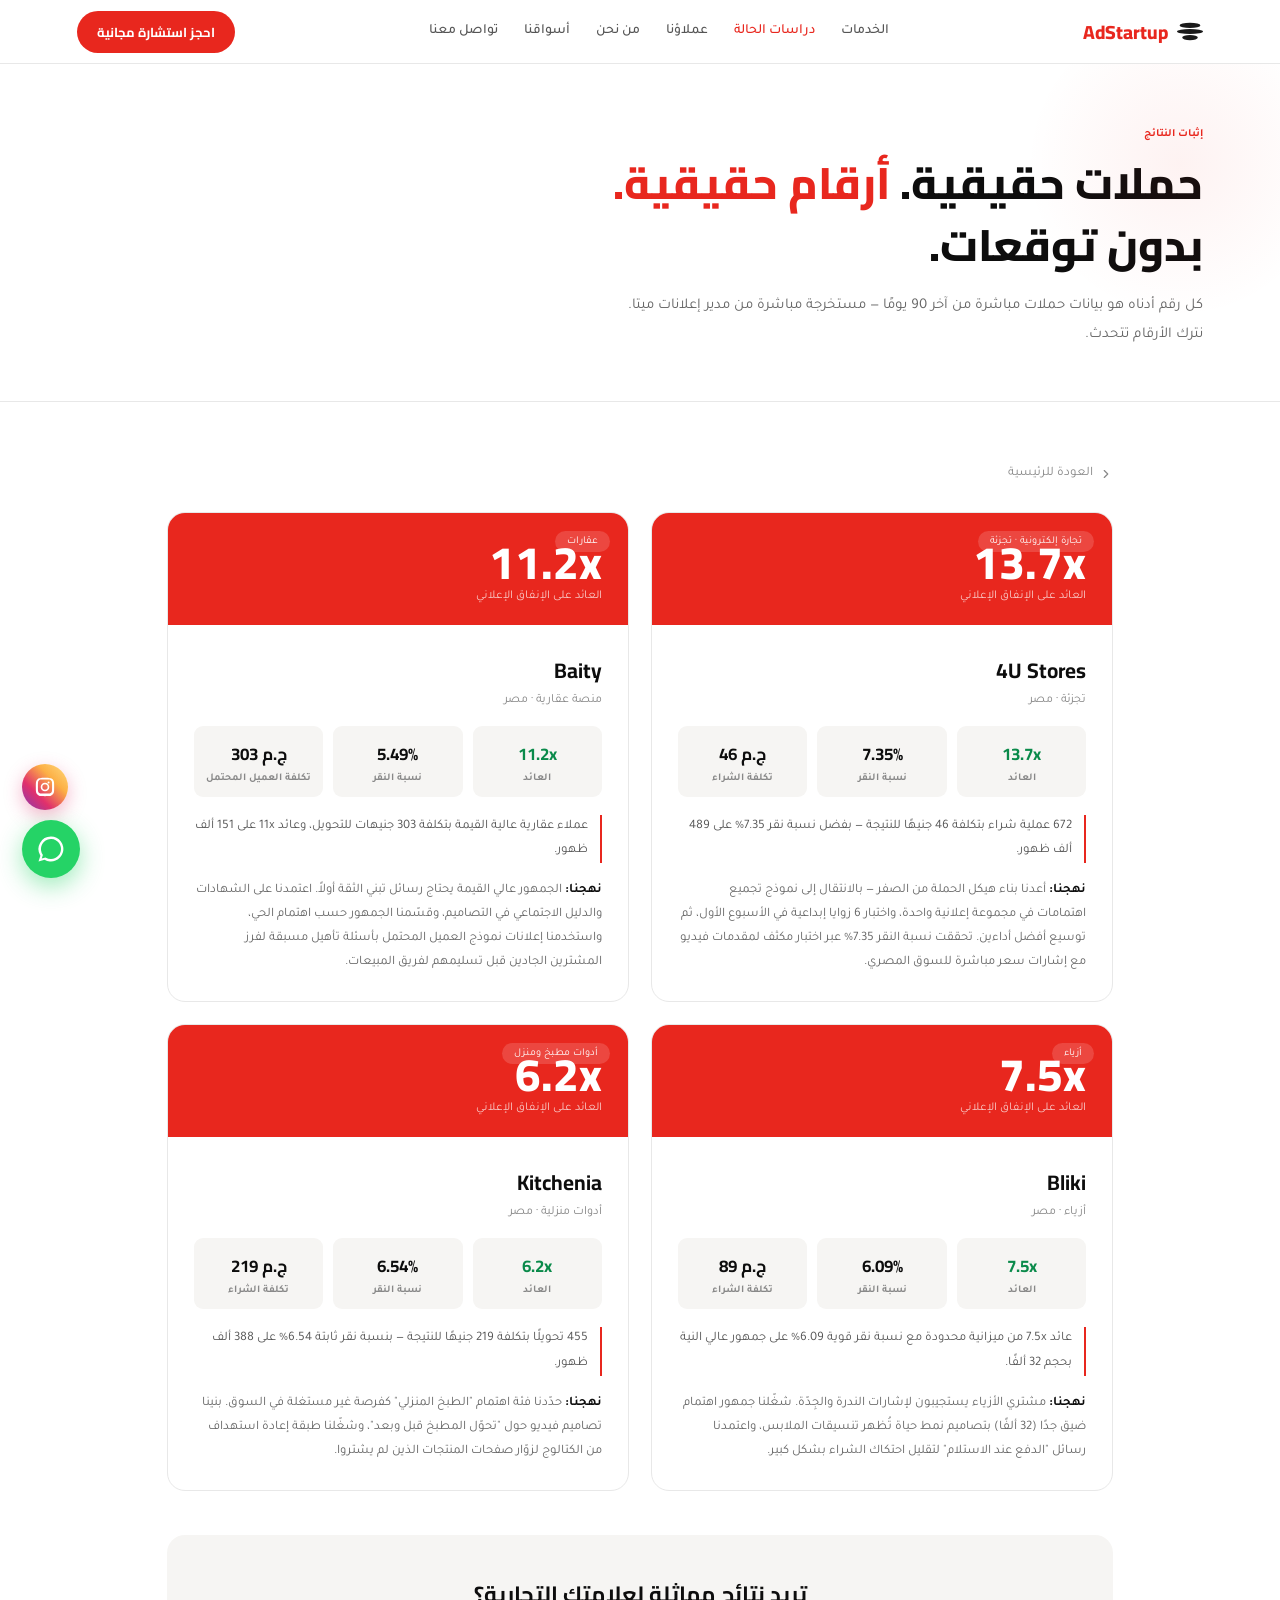
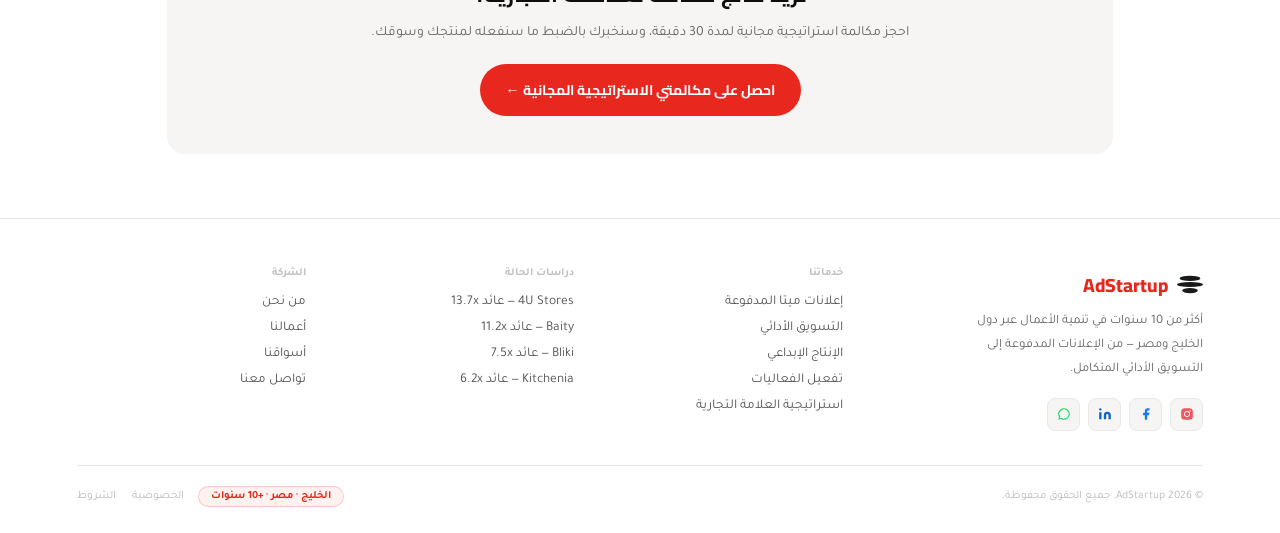
<file: case-studies.html>
<!DOCTYPE html>
<html lang="ar" dir="rtl">
<head>
<!-- Google Tag Manager -->
<script>(function(w,d,s,l,i){w[l]=w[l]||[];w[l].push({'gtm.start':
new Date().getTime(),event:'gtm.js'});var f=d.getElementsByTagName(s)[0],
j=d.createElement(s),dl=l!='dataLayer'?'&l='+l:'';j.async=true;j.src=
'https://www.googletagmanager.com/gtm.js?id='+i+dl;f.parentNode.insertBefore(j,f);
})(window,document,'script','dataLayer','GTM-M8WR32PK');</script>
<!-- End Google Tag Manager -->
<!-- Google tag (gtag.js) -->
<script async src="https://www.googletagmanager.com/gtag/js?id=G-V58XJ2E5J3"></script>
<script>
  window.dataLayer = window.dataLayer || [];
  function gtag(){dataLayer.push(arguments);}
  gtag('js', new Date());
  gtag('config', 'G-V58XJ2E5J3');
</script>
<meta charset="UTF-8">
<meta name="viewport" content="width=device-width, initial-scale=1.0">
<title>دراسات الحالة — AdStartup</title>
<meta name="description" content="نتائج حملات حقيقية عبر الخليج ومصر — بيانات مباشرة من آخر 90 يومًا، بدون تقديرات.">
<link rel="canonical" href="https://ad-startup.com/case-studies.html">
<link href="https://fonts.googleapis.com/css2?family=Cairo:wght@600;700;800;900&family=Tajawal:wght@300;400;500;700;900&display=swap" rel="stylesheet">
<link rel="stylesheet" href="css/style.css">
</head>
<body>
<!-- Google Tag Manager (noscript) -->
<noscript><iframe src="https://www.googletagmanager.com/ns.html?id=GTM-M8WR32PK"
height="0" width="0" style="display:none;visibility:hidden"></iframe></noscript>
<!-- End Google Tag Manager (noscript) -->

<nav>
  <a href="index.html" class="nav-logo">
    <svg width="26" height="19" viewBox="0 0 30 21" fill="none"><ellipse cx="15" cy="3.5" rx="12" ry="3" fill="#1a1a1a"/><ellipse cx="15" cy="10.5" rx="15" ry="3" fill="#1a1a1a"/><ellipse cx="15" cy="17.5" rx="9" ry="3" fill="#1a1a1a"/></svg>
    <span class="nav-logo-text">AdStartup</span>
  </a>
  <div class="nav-links">
    <a href="services.html">الخدمات</a>
    <a href="case-studies.html" aria-current="page">دراسات الحالة</a>
    <a href="clients.html">عملاؤنا</a>
    <a href="about.html">من نحن</a>
    <a href="coverage.html">أسواقنا</a>
    <a href="contact.html">تواصل معنا</a>
  </div>
  <div style="display:flex;align-items:center;gap:10px">
    <button class="nav-cta" onclick="window.open('https://forms.gle/57zTSvPqAmtgZ2Su8','_blank')">احجز استشارة مجانية</button>
    <button class="nav-burger" id="navBurger" aria-label="فتح القائمة"><svg viewBox="0 0 24 24"><line x1="3" y1="6" x2="21" y2="6"/><line x1="3" y1="12" x2="21" y2="12"/><line x1="3" y1="18" x2="21" y2="18"/></svg></button>
  </div>
</nav>
<div class="nav-mobile" id="navMobile">
  <a href="services.html">الخدمات</a><a href="case-studies.html">دراسات الحالة</a><a href="clients.html">عملاؤنا</a><a href="about.html">من نحن</a><a href="coverage.html">أسواقنا</a><a href="contact.html">تواصل معنا</a>
</div>

<div class="page-hero">
  <div class="page-hero-eye">إثبات النتائج</div>
  <h1>حملات حقيقية. <em>أرقام حقيقية.</em> بدون توقعات.</h1>
  <p>كل رقم أدناه هو بيانات حملات مباشرة من آخر 90 يومًا — مستخرجة مباشرة من مدير إعلانات ميتا. نترك الأرقام تتحدث.</p>
</div>

<div class="page-body">
  <a href="index.html" class="back-btn"><svg viewBox="0 0 24 24"><polyline points="15 18 9 12 15 6"/></svg> العودة للرئيسية</a>
  <div class="grid-2 stagger-children">
    <div class="cs-card" id="4u-stores">
      <div class="cs-header">
        <div class="cs-badge">تجارة إلكترونية · تجزئة</div>
        <div class="cs-roas-big">13.7x</div>
        <div class="cs-roas-label">العائد على الإنفاق الإعلاني</div>
      </div>
      <div class="cs-body">
        <div class="cs-name">4U Stores</div>
        <div class="cs-ind">تجزئة · مصر</div>
        <div class="cs-stats">
          <div class="cs-stat"><span class="cs-stat-val g">13.7x</span><div class="cs-stat-lbl">العائد</div></div>
          <div class="cs-stat"><span class="cs-stat-val">7.35%</span><div class="cs-stat-lbl">نسبة النقر</div></div>
          <div class="cs-stat"><span class="cs-stat-val">46 ج.م</span><div class="cs-stat-lbl">تكلفة الشراء</div></div>
        </div>
        <div class="cs-note">672 عملية شراء بتكلفة 46 جنيهًا للنتيجة — بفضل نسبة نقر 7.35% على 489 ألف ظهور.</div>
        <div class="cs-approach"><strong>نهجنا:</strong> أعدنا بناء هيكل الحملة من الصفر — بالانتقال إلى نموذج تجميع اهتمامات في مجموعة إعلانية واحدة، واختبار 6 زوايا إبداعية في الأسبوع الأول، ثم توسيع أفضل أداءين. تحققت نسبة النقر 7.35% عبر اختبار مكثف لمقدمات فيديو مع إشارات سعر مباشرة للسوق المصري.</div>
      </div>
    </div>
    <div class="cs-card" id="baity">
      <div class="cs-header">
        <div class="cs-badge">عقارات</div>
        <div class="cs-roas-big">11.2x</div>
        <div class="cs-roas-label">العائد على الإنفاق الإعلاني</div>
      </div>
      <div class="cs-body">
        <div class="cs-name">Baity</div>
        <div class="cs-ind">منصة عقارية · مصر</div>
        <div class="cs-stats">
          <div class="cs-stat"><span class="cs-stat-val g">11.2x</span><div class="cs-stat-lbl">العائد</div></div>
          <div class="cs-stat"><span class="cs-stat-val">5.49%</span><div class="cs-stat-lbl">نسبة النقر</div></div>
          <div class="cs-stat"><span class="cs-stat-val">303 ج.م</span><div class="cs-stat-lbl">تكلفة العميل المحتمل</div></div>
        </div>
        <div class="cs-note">عملاء عقارية عالية القيمة بتكلفة 303 جنيهات للتحويل، وعائد 11x على 151 ألف ظهور.</div>
        <div class="cs-approach"><strong>نهجنا:</strong> الجمهور عالي القيمة يحتاج رسائل تبني الثقة أولاً. اعتمدنا على الشهادات والدليل الاجتماعي في التصاميم، وقسّمنا الجمهور حسب اهتمام الحي، واستخدمنا إعلانات نموذج العميل المحتمل بأسئلة تأهيل مسبقة لفرز المشترين الجادين قبل تسليمهم لفريق المبيعات.</div>
      </div>
    </div>
    <div class="cs-card" id="bliki">
      <div class="cs-header">
        <div class="cs-badge">أزياء</div>
        <div class="cs-roas-big">7.5x</div>
        <div class="cs-roas-label">العائد على الإنفاق الإعلاني</div>
      </div>
      <div class="cs-body">
        <div class="cs-name">Bliki</div>
        <div class="cs-ind">أزياء · مصر</div>
        <div class="cs-stats">
          <div class="cs-stat"><span class="cs-stat-val g">7.5x</span><div class="cs-stat-lbl">العائد</div></div>
          <div class="cs-stat"><span class="cs-stat-val">6.09%</span><div class="cs-stat-lbl">نسبة النقر</div></div>
          <div class="cs-stat"><span class="cs-stat-val">89 ج.م</span><div class="cs-stat-lbl">تكلفة الشراء</div></div>
        </div>
        <div class="cs-note">عائد 7.5x من ميزانية محدودة مع نسبة نقر قوية 6.09% على جمهور عالي النية بحجم 32 ألفًا.</div>
        <div class="cs-approach"><strong>نهجنا:</strong> مشتري الأزياء يستجيبون لإشارات الندرة والجِدّة. شغّلنا جمهور اهتمام ضيق جدًا (32 ألفًا) بتصاميم نمط حياة تُظهر تنسيقات الملابس، واعتمدنا رسائل "الدفع عند الاستلام" لتقليل احتكاك الشراء بشكل كبير.</div>
      </div>
    </div>
    <div class="cs-card" id="kitchenia">
      <div class="cs-header">
        <div class="cs-badge">أدوات مطبخ ومنزل</div>
        <div class="cs-roas-big">6.2x</div>
        <div class="cs-roas-label">العائد على الإنفاق الإعلاني</div>
      </div>
      <div class="cs-body">
        <div class="cs-name">Kitchenia</div>
        <div class="cs-ind">أدوات منزلية · مصر</div>
        <div class="cs-stats">
          <div class="cs-stat"><span class="cs-stat-val g">6.2x</span><div class="cs-stat-lbl">العائد</div></div>
          <div class="cs-stat"><span class="cs-stat-val">6.54%</span><div class="cs-stat-lbl">نسبة النقر</div></div>
          <div class="cs-stat"><span class="cs-stat-val">219 ج.م</span><div class="cs-stat-lbl">تكلفة الشراء</div></div>
        </div>
        <div class="cs-note">455 تحويلًا بتكلفة 219 جنيهًا للنتيجة — بنسبة نقر ثابتة 6.54% على 388 ألف ظهور.</div>
        <div class="cs-approach"><strong>نهجنا:</strong> حدّدنا فئة اهتمام "الطبخ المنزلي" كفرصة غير مستغلة في السوق. بنينا تصاميم فيديو حول "تحوّل المطبخ قبل وبعد"، وشغّلنا طبقة إعادة استهداف من الكتالوج لزوّار صفحات المنتجات الذين لم يشتروا.</div>
      </div>
    </div>
  </div>

  <div class="cta-row reveal">
    <h3>تريد نتائج مماثلة لعلامتك التجارية؟</h3>
    <p>احجز مكالمة استراتيجية مجانية لمدة 30 دقيقة، وسنخبرك بالضبط ما سنفعله لمنتجك وسوقك.</p>
    <button class="btn-red" onclick="window.open('https://forms.gle/57zTSvPqAmtgZ2Su8','_blank')">احصل على مكالمتي الاستراتيجية المجانية ←</button>
  </div>
</div>

<footer class="reveal">
  <div class="ft">
    <div>
      <a href="index.html" class="fb-logo">
        <svg width="26" height="19" viewBox="0 0 30 21" fill="none"><ellipse cx="15" cy="3.5" rx="12" ry="3" fill="#1a1a1a"/><ellipse cx="15" cy="10.5" rx="15" ry="3" fill="#1a1a1a"/><ellipse cx="15" cy="17.5" rx="9" ry="3" fill="#1a1a1a"/></svg>
        <span class="fb-logo-text">AdStartup</span>
      </a>
      <div class="fb-desc">أكثر من 10 سنوات في تنمية الأعمال عبر دول الخليج ومصر — من الإعلانات المدفوعة إلى التسويق الأدائي المتكامل.</div>
      <div class="fb-social">
        <a class="fb-s" href="https://www.instagram.com/adstart_up/" target="_blank" title="انستغرام"><svg width="14" height="14" viewBox="0 0 24 24" fill="none"><defs><linearGradient id="igg" x1="0" y1="24" x2="24" y2="0"><stop offset="0" stop-color="#FFDC80"/><stop offset=".3" stop-color="#FCAF45"/><stop offset=".6" stop-color="#E1306C"/><stop offset="1" stop-color="#833AB4"/></linearGradient></defs><rect x="2" y="2" width="20" height="20" rx="6" fill="url(#igg)"/><circle cx="12" cy="12" r="4.5" fill="none" stroke="#fff" stroke-width="1.6"/><circle cx="17.2" cy="6.8" r="1.1" fill="#fff"/></svg></a>
        <a class="fb-s" href="https://www.facebook.com/profile.php?id=100075846233919" target="_blank" title="فيسبوك"><svg width="14" height="14" viewBox="0 0 24 24" fill="none"><path d="M18 2h-3a5 5 0 00-5 5v3H7v4h3v8h4v-8h3l1-4h-4V7a1 1 0 011-1h3z" fill="#1877F2"/></svg></a>
        <a class="fb-s" href="https://www.linkedin.com/company/adstartup" target="_blank" title="لينكدإن"><svg width="14" height="14" viewBox="0 0 24 24" fill="none"><path d="M16 8a6 6 0 016 6v7h-4v-7a2 2 0 00-2-2 2 2 0 00-2 2v7h-4v-7a6 6 0 016-6z" fill="#0A66C2"/><rect x="2" y="9" width="4" height="12" fill="#0A66C2"/><circle cx="4" cy="4" r="2" fill="#0A66C2"/></svg></a>
        <a class="fb-s" href="https://wa.me/966572771928" target="_blank" title="واتساب"><svg width="14" height="14" viewBox="0 0 24 24" fill="#25D366"><path d="M12 2a10 10 0 00-8.5 15.3L2 22l4.8-1.4A10 10 0 1012 2zm0 18a8 8 0 01-4.1-1.1l-.3-.2-3 .9.9-2.9-.2-.3A8 8 0 1112 20z"/></svg></a>
      </div>
    </div>
    <div class="fc">
      <h4>خدماتنا</h4>
      <a href="services.html">إعلانات ميتا المدفوعة</a>
      <a href="services.html">التسويق الأدائي</a>
      <a href="services.html">الإنتاج الإبداعي</a>
      <a href="services.html">تفعيل الفعاليات</a>
      <a href="services.html">استراتيجية العلامة التجارية</a>
    </div>
    <div class="fc">
      <h4>دراسات الحالة</h4>
      <a href="case-studies.html#4u-stores">4U Stores — عائد 13.7x</a>
      <a href="case-studies.html#baity">Baity — عائد 11.2x</a>
      <a href="case-studies.html#bliki">Bliki — عائد 7.5x</a>
      <a href="case-studies.html#kitchenia">Kitchenia — عائد 6.2x</a>
    </div>
    <div class="fc">
      <h4>الشركة</h4>
      <a href="about.html">من نحن</a>
      <a href="case-studies.html">أعمالنا</a>
      <a href="coverage.html">أسواقنا</a>
      <a href="contact.html">تواصل معنا</a>
    </div>
  </div>
  <div class="fb-bottom">
    <span class="fb-copy">© 2026 AdStartup. جميع الحقوق محفوظة.</span>
    <div style="display:flex;align-items:center;gap:14px">
      <span class="fb-badge">الخليج · مصر · +10 سنوات</span>
      <div class="fb-legal"><a href="privacy.html">الخصوصية</a><a href="terms.html">الشروط</a></div>
    </div>
  </div>
</footer>

<a class="ig-float" href="https://www.instagram.com/adstart_up/" target="_blank" aria-label="راسلنا على إنستغرام">
  <svg viewBox="0 0 24 24" fill="#fff"><path d="M12 2c2.7 0 3.05.01 4.12.06 1.06.05 1.79.22 2.43.47.66.26 1.21.6 1.76 1.15.5.5.9 1.1 1.15 1.76.25.64.42 1.37.47 2.43.05 1.07.06 1.42.06 4.12s-.01 3.05-.06 4.12c-.05 1.06-.22 1.79-.47 2.43a4.9 4.9 0 01-1.15 1.76 4.9 4.9 0 01-1.76 1.15c-.64.25-1.37.42-2.43.47-1.07.05-1.42.06-4.12.06s-3.05-.01-4.12-.06c-1.06-.05-1.79-.22-2.43-.47a4.9 4.9 0 01-1.76-1.15 4.9 4.9 0 01-1.15-1.76c-.25-.64-.42-1.37-.47-2.43C2.01 15.05 2 14.7 2 12s.01-3.05.06-4.12c.05-1.06.22-1.79.47-2.43.26-.66.6-1.21 1.15-1.76.5-.5 1.1-.9 1.76-1.15.64-.25 1.37-.42 2.43-.47C8.95 2.01 9.3 2 12 2zm0 1.8c-2.65 0-2.97.01-4.01.06-.87.04-1.34.18-1.65.3-.42.16-.71.36-1.02.67-.31.31-.5.6-.67 1.02-.12.31-.26.78-.3 1.65-.05 1.04-.06 1.36-.06 4.01s.01 2.97.06 4.01c.04.87.18 1.34.3 1.65.16.42.36.71.67 1.02.31.31.6.5 1.02.67.31.12.78.26 1.65.3 1.04.05 1.36.06 4.01.06s2.97-.01 4.01-.06c.87-.04 1.34-.18 1.65-.3.42-.16.71-.36 1.02-.67.31-.31.5-.6.67-1.02.12-.31.26-.78.3-1.65.05-1.04.06-1.36.06-4.01s-.01-2.97-.06-4.01c-.04-.87-.18-1.34-.3-1.65a2.7 2.7 0 00-.67-1.02 2.7 2.7 0 00-1.02-.67c-.31-.12-.78-.26-1.65-.3-1.04-.05-1.36-.06-4.01-.06zm0 3.5a4.7 4.7 0 110 9.4 4.7 4.7 0 010-9.4zm0 1.8a2.9 2.9 0 100 5.8 2.9 2.9 0 000-5.8zm5-2a1.1 1.1 0 11-2.2 0 1.1 1.1 0 012.2 0z"/></svg>
</a>
<a class="wa-float" href="https://wa.me/966572771928" target="_blank" aria-label="تواصل عبر واتساب">
  <svg viewBox="0 0 24 24"><path d="M12 2a10 10 0 00-8.5 15.3L2 22l4.8-1.4A10 10 0 1012 2zm0 18a8 8 0 01-4.1-1.1l-.3-.2-3 .9.9-2.9-.2-.3A8 8 0 1112 20z"/></svg>
</a>

<script src="js/script.js"></script>
</body>
</html>
</file>
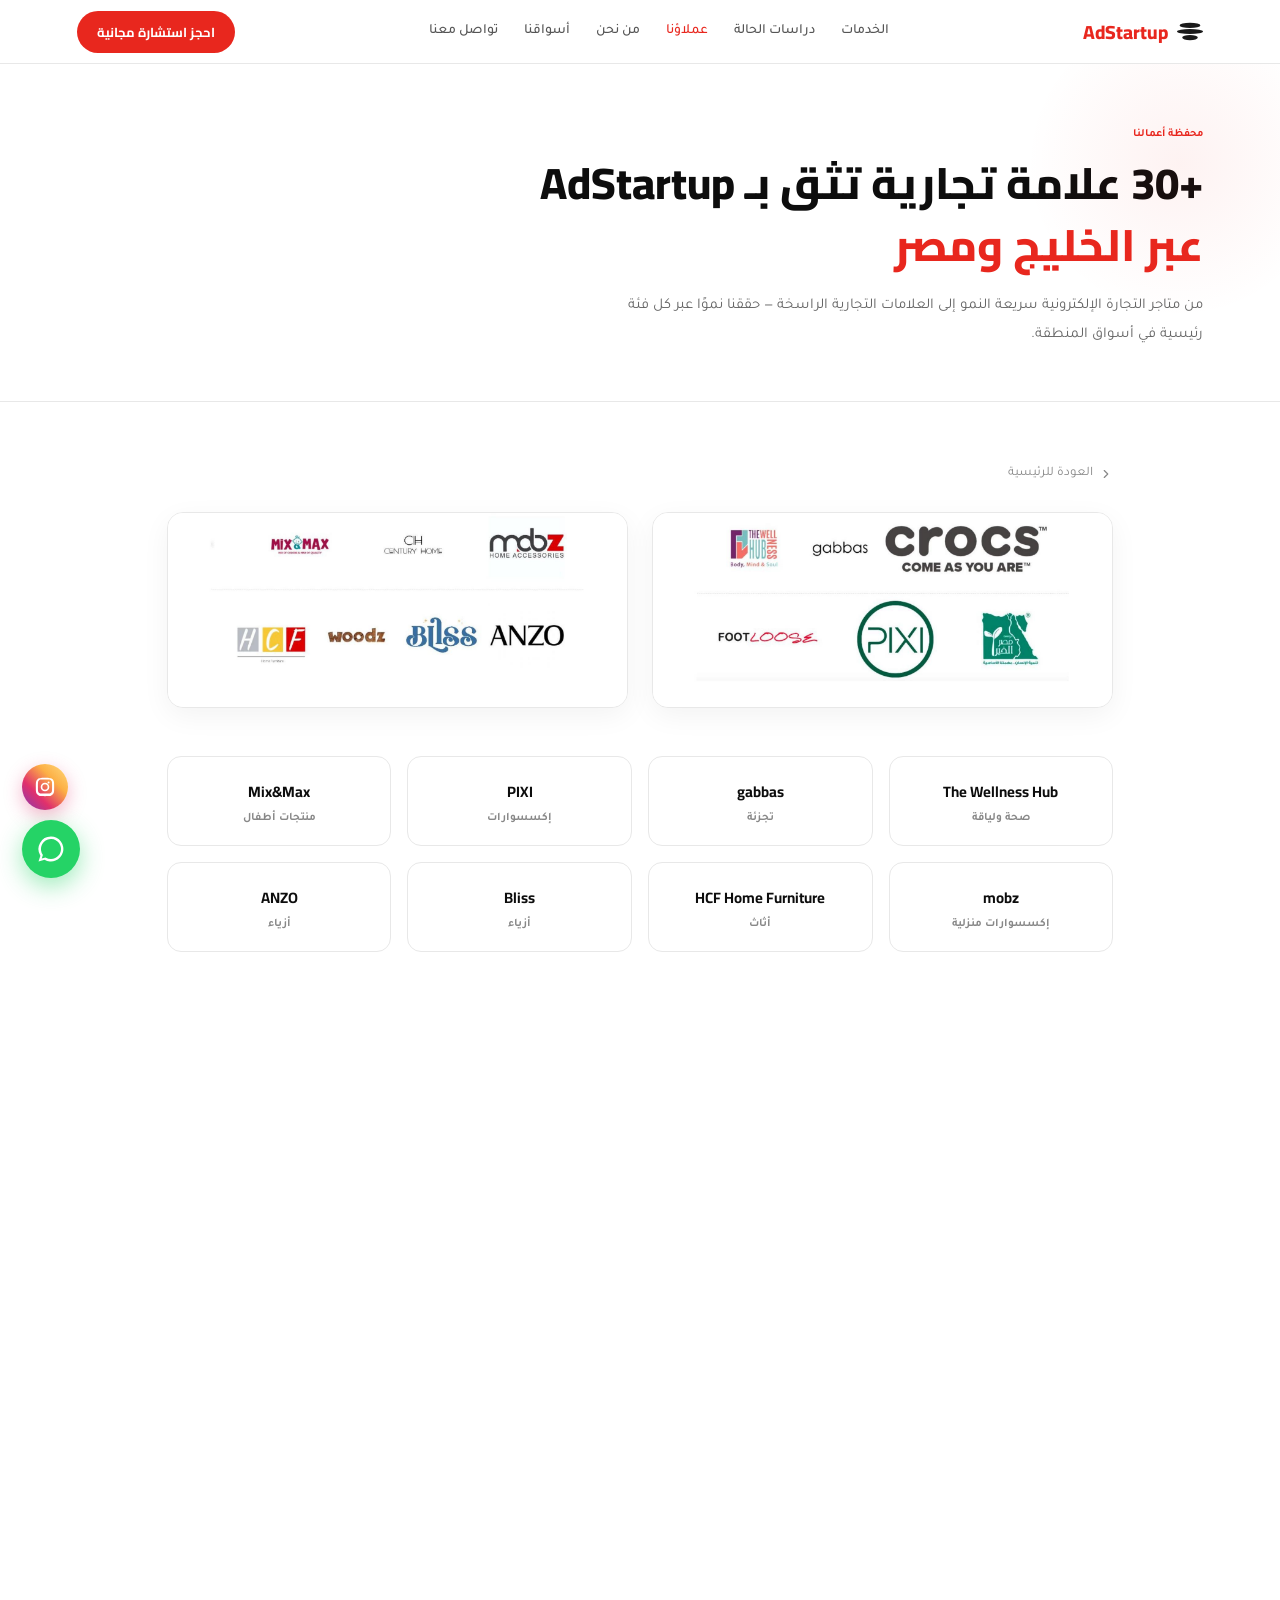
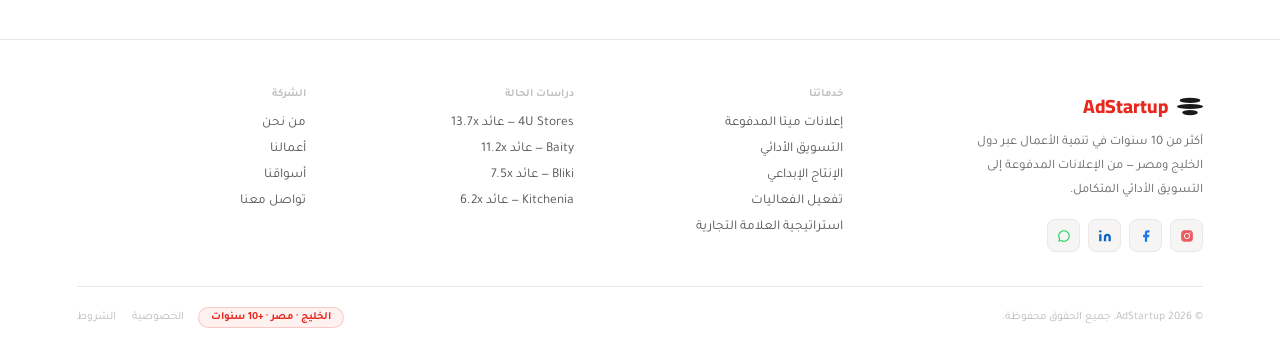
<file: clients.html>
<!DOCTYPE html>
<html lang="ar" dir="rtl">
<head>
<!-- Google Tag Manager -->
<script>(function(w,d,s,l,i){w[l]=w[l]||[];w[l].push({'gtm.start':
new Date().getTime(),event:'gtm.js'});var f=d.getElementsByTagName(s)[0],
j=d.createElement(s),dl=l!='dataLayer'?'&l='+l:'';j.async=true;j.src=
'https://www.googletagmanager.com/gtm.js?id='+i+dl;f.parentNode.insertBefore(j,f);
})(window,document,'script','dataLayer','GTM-M8WR32PK');</script>
<!-- End Google Tag Manager -->
<!-- Google tag (gtag.js) -->
<script async src="https://www.googletagmanager.com/gtag/js?id=G-V58XJ2E5J3"></script>
<script>
  window.dataLayer = window.dataLayer || [];
  function gtag(){dataLayer.push(arguments);}
  gtag('js', new Date());
  gtag('config', 'G-V58XJ2E5J3');
</script>
<meta charset="UTF-8">
<meta name="viewport" content="width=device-width, initial-scale=1.0">
<title>عملاؤنا — AdStartup</title>
<meta name="description" content="أكثر من 30 علامة تجارية تثق في AdStartup عبر الخليج ومصر.">
<link rel="canonical" href="https://ad-startup.com/clients.html">
<link href="https://fonts.googleapis.com/css2?family=Cairo:wght@600;700;800;900&family=Tajawal:wght@300;400;500;700;900&display=swap" rel="stylesheet">
<link rel="stylesheet" href="css/style.css">
</head>
<body>
<!-- Google Tag Manager (noscript) -->
<noscript><iframe src="https://www.googletagmanager.com/ns.html?id=GTM-M8WR32PK"
height="0" width="0" style="display:none;visibility:hidden"></iframe></noscript>
<!-- End Google Tag Manager (noscript) -->

<nav>
  <a href="index.html" class="nav-logo">
    <svg width="26" height="19" viewBox="0 0 30 21" fill="none"><ellipse cx="15" cy="3.5" rx="12" ry="3" fill="#1a1a1a"/><ellipse cx="15" cy="10.5" rx="15" ry="3" fill="#1a1a1a"/><ellipse cx="15" cy="17.5" rx="9" ry="3" fill="#1a1a1a"/></svg>
    <span class="nav-logo-text">AdStartup</span>
  </a>
  <div class="nav-links">
    <a href="services.html">الخدمات</a>
    <a href="case-studies.html">دراسات الحالة</a>
    <a href="clients.html" aria-current="page">عملاؤنا</a>
    <a href="about.html">من نحن</a>
    <a href="coverage.html">أسواقنا</a>
    <a href="contact.html">تواصل معنا</a>
  </div>
  <div style="display:flex;align-items:center;gap:10px">
    <button class="nav-cta" onclick="window.open('https://forms.gle/57zTSvPqAmtgZ2Su8','_blank')">احجز استشارة مجانية</button>
    <button class="nav-burger" id="navBurger" aria-label="فتح القائمة"><svg viewBox="0 0 24 24"><line x1="3" y1="6" x2="21" y2="6"/><line x1="3" y1="12" x2="21" y2="12"/><line x1="3" y1="18" x2="21" y2="18"/></svg></button>
  </div>
</nav>
<div class="nav-mobile" id="navMobile">
  <a href="services.html">الخدمات</a><a href="case-studies.html">دراسات الحالة</a><a href="clients.html">عملاؤنا</a><a href="about.html">من نحن</a><a href="coverage.html">أسواقنا</a><a href="contact.html">تواصل معنا</a>
</div>

<div class="page-hero">
  <div class="page-hero-eye">محفظة أعمالنا</div>
  <h1>+30 علامة تجارية تثق بـ AdStartup <em>عبر الخليج ومصر</em></h1>
  <p>من متاجر التجارة الإلكترونية سريعة النمو إلى العلامات التجارية الراسخة — حققنا نموًا عبر كل فئة رئيسية في أسواق المنطقة.</p>
</div>

<div class="page-body">
  <a href="index.html" class="back-btn"><svg viewBox="0 0 24 24"><polyline points="15 18 9 12 15 6"/></svg> العودة للرئيسية</a>
  <div class="proof-grid stagger-children" style="margin-bottom:48px">
    <div class="proof-card"><img src="assets/clients-logos-1.jpg" alt="بعض علاماتنا التجارية الحالية"></div>
    <div class="proof-card"><img src="assets/clients-logos-2.jpg" alt="بعض علاماتنا التجارية الحالية"></div>
  </div>
  <div class="clients-grid stagger-children">
    <div class="cl-card"><div class="cl-name">The Wellness Hub</div><div class="cl-cat">صحة ولياقة</div></div>
    <div class="cl-card"><div class="cl-name">gabbas</div><div class="cl-cat">تجزئة</div></div>
    <div class="cl-card"><div class="cl-name">PIXI</div><div class="cl-cat">إكسسوارات</div></div>
    <div class="cl-card"><div class="cl-name">Mix&amp;Max</div><div class="cl-cat">منتجات أطفال</div></div>
    <div class="cl-card"><div class="cl-name">mobz</div><div class="cl-cat">إكسسوارات منزلية</div></div>
    <div class="cl-card"><div class="cl-name">HCF Home Furniture</div><div class="cl-cat">أثاث</div></div>
    <div class="cl-card"><div class="cl-name">Bliss</div><div class="cl-cat">أزياء</div></div>
    <div class="cl-card"><div class="cl-name">ANZO</div><div class="cl-cat">أزياء</div></div>
    <div class="cl-card"><div class="cl-name">4U Stores</div><div class="cl-cat">تجزئة · عائد 13.7x</div></div>
    <div class="cl-card"><div class="cl-name">Baity Egypt</div><div class="cl-cat">عقارات · عائد 11.2x</div></div>
    <div class="cl-card"><div class="cl-name">Bliki</div><div class="cl-cat">أزياء · عائد 7.5x</div></div>
    <div class="cl-card"><div class="cl-name">Kitchenia</div><div class="cl-cat">أدوات منزلية · عائد 6.2x</div></div>
    <div class="cl-card"><div class="cl-name">Woodz</div><div class="cl-cat">أثاث وديكور</div></div>
    <div class="cl-card"><div class="cl-name">FOOTloose</div><div class="cl-cat">أحذية وأزياء</div></div>
    <div class="cl-card"><div class="cl-name">Home Furniture</div><div class="cl-cat">أثاث · مصر</div></div>
    <div class="cl-card"><div class="cl-name">Dates Farm</div><div class="cl-cat">أغذية وزراعة · المنطقة</div></div>
    <div class="cl-card"><div class="cl-name">Shewow</div><div class="cl-cat">أزياء · مصر</div></div>
    <div class="cl-card"><div class="cl-name">Petasty</div><div class="cl-cat">منتجات حيوانات أليفة</div></div>
    <div class="cl-card"><div class="cl-name">Minadora925</div><div class="cl-cat">مجوهرات فاخرة</div></div>
    <div class="cl-card"><div class="cl-name">Bardees</div><div class="cl-cat">أزياء نسائية</div></div>
    <div class="cl-card"><div class="cl-name">Juba Studio</div><div class="cl-cat">استوديو إبداعي</div></div>
    <div class="cl-card"><div class="cl-name">Crocs Egypt</div><div class="cl-cat">أحذية · تجزئة</div></div>
    <div class="cl-card"><div class="cl-name">Cliché</div><div class="cl-cat">أزياء ونمط حياة</div></div>
    <div class="cl-card"><div class="cl-name">Century Home</div><div class="cl-cat">عقارات</div></div>
    <div class="cl-card"><div class="cl-name">BQ</div><div class="cl-cat">سلع استهلاكية</div></div>
    <div class="cl-card" style="border-style:dashed;display:flex;align-items:center;justify-content:center"><div style="text-align:center"><div style="font-size:22px;margin-bottom:8px">+</div><div class="cl-cat">علامتك القادمة؟</div><div style="margin-top:10px"><button class="btn-red" style="font-size:11px;padding:8px 16px" onclick="window.open('https://forms.gle/57zTSvPqAmtgZ2Su8','_blank')">قدّم الآن ←</button></div></div></div>
  </div>
</div>

<footer class="reveal">
  <div class="ft">
    <div>
      <a href="index.html" class="fb-logo">
        <svg width="26" height="19" viewBox="0 0 30 21" fill="none"><ellipse cx="15" cy="3.5" rx="12" ry="3" fill="#1a1a1a"/><ellipse cx="15" cy="10.5" rx="15" ry="3" fill="#1a1a1a"/><ellipse cx="15" cy="17.5" rx="9" ry="3" fill="#1a1a1a"/></svg>
        <span class="fb-logo-text">AdStartup</span>
      </a>
      <div class="fb-desc">أكثر من 10 سنوات في تنمية الأعمال عبر دول الخليج ومصر — من الإعلانات المدفوعة إلى التسويق الأدائي المتكامل.</div>
      <div class="fb-social">
        <a class="fb-s" href="https://www.instagram.com/adstart_up/" target="_blank" title="انستغرام"><svg width="14" height="14" viewBox="0 0 24 24" fill="none"><defs><linearGradient id="igg" x1="0" y1="24" x2="24" y2="0"><stop offset="0" stop-color="#FFDC80"/><stop offset=".3" stop-color="#FCAF45"/><stop offset=".6" stop-color="#E1306C"/><stop offset="1" stop-color="#833AB4"/></linearGradient></defs><rect x="2" y="2" width="20" height="20" rx="6" fill="url(#igg)"/><circle cx="12" cy="12" r="4.5" fill="none" stroke="#fff" stroke-width="1.6"/><circle cx="17.2" cy="6.8" r="1.1" fill="#fff"/></svg></a>
        <a class="fb-s" href="https://www.facebook.com/profile.php?id=100075846233919" target="_blank" title="فيسبوك"><svg width="14" height="14" viewBox="0 0 24 24" fill="none"><path d="M18 2h-3a5 5 0 00-5 5v3H7v4h3v8h4v-8h3l1-4h-4V7a1 1 0 011-1h3z" fill="#1877F2"/></svg></a>
        <a class="fb-s" href="https://www.linkedin.com/company/adstartup" target="_blank" title="لينكدإن"><svg width="14" height="14" viewBox="0 0 24 24" fill="none"><path d="M16 8a6 6 0 016 6v7h-4v-7a2 2 0 00-2-2 2 2 0 00-2 2v7h-4v-7a6 6 0 016-6z" fill="#0A66C2"/><rect x="2" y="9" width="4" height="12" fill="#0A66C2"/><circle cx="4" cy="4" r="2" fill="#0A66C2"/></svg></a>
        <a class="fb-s" href="https://wa.me/966572771928" target="_blank" title="واتساب"><svg width="14" height="14" viewBox="0 0 24 24" fill="#25D366"><path d="M12 2a10 10 0 00-8.5 15.3L2 22l4.8-1.4A10 10 0 1012 2zm0 18a8 8 0 01-4.1-1.1l-.3-.2-3 .9.9-2.9-.2-.3A8 8 0 1112 20z"/></svg></a>
      </div>
    </div>
    <div class="fc">
      <h4>خدماتنا</h4>
      <a href="services.html">إعلانات ميتا المدفوعة</a>
      <a href="services.html">التسويق الأدائي</a>
      <a href="services.html">الإنتاج الإبداعي</a>
      <a href="services.html">تفعيل الفعاليات</a>
      <a href="services.html">استراتيجية العلامة التجارية</a>
    </div>
    <div class="fc">
      <h4>دراسات الحالة</h4>
      <a href="case-studies.html#4u-stores">4U Stores — عائد 13.7x</a>
      <a href="case-studies.html#baity">Baity — عائد 11.2x</a>
      <a href="case-studies.html#bliki">Bliki — عائد 7.5x</a>
      <a href="case-studies.html#kitchenia">Kitchenia — عائد 6.2x</a>
    </div>
    <div class="fc">
      <h4>الشركة</h4>
      <a href="about.html">من نحن</a>
      <a href="case-studies.html">أعمالنا</a>
      <a href="coverage.html">أسواقنا</a>
      <a href="contact.html">تواصل معنا</a>
    </div>
  </div>
  <div class="fb-bottom">
    <span class="fb-copy">© 2026 AdStartup. جميع الحقوق محفوظة.</span>
    <div style="display:flex;align-items:center;gap:14px">
      <span class="fb-badge">الخليج · مصر · +10 سنوات</span>
      <div class="fb-legal"><a href="privacy.html">الخصوصية</a><a href="terms.html">الشروط</a></div>
    </div>
  </div>
</footer>

<a class="ig-float" href="https://www.instagram.com/adstart_up/" target="_blank" aria-label="راسلنا على إنستغرام">
  <svg viewBox="0 0 24 24" fill="#fff"><path d="M12 2c2.7 0 3.05.01 4.12.06 1.06.05 1.79.22 2.43.47.66.26 1.21.6 1.76 1.15.5.5.9 1.1 1.15 1.76.25.64.42 1.37.47 2.43.05 1.07.06 1.42.06 4.12s-.01 3.05-.06 4.12c-.05 1.06-.22 1.79-.47 2.43a4.9 4.9 0 01-1.15 1.76 4.9 4.9 0 01-1.76 1.15c-.64.25-1.37.42-2.43.47-1.07.05-1.42.06-4.12.06s-3.05-.01-4.12-.06c-1.06-.05-1.79-.22-2.43-.47a4.9 4.9 0 01-1.76-1.15 4.9 4.9 0 01-1.15-1.76c-.25-.64-.42-1.37-.47-2.43C2.01 15.05 2 14.7 2 12s.01-3.05.06-4.12c.05-1.06.22-1.79.47-2.43.26-.66.6-1.21 1.15-1.76.5-.5 1.1-.9 1.76-1.15.64-.25 1.37-.42 2.43-.47C8.95 2.01 9.3 2 12 2zm0 1.8c-2.65 0-2.97.01-4.01.06-.87.04-1.34.18-1.65.3-.42.16-.71.36-1.02.67-.31.31-.5.6-.67 1.02-.12.31-.26.78-.3 1.65-.05 1.04-.06 1.36-.06 4.01s.01 2.97.06 4.01c.04.87.18 1.34.3 1.65.16.42.36.71.67 1.02.31.31.6.5 1.02.67.31.12.78.26 1.65.3 1.04.05 1.36.06 4.01.06s2.97-.01 4.01-.06c.87-.04 1.34-.18 1.65-.3.42-.16.71-.36 1.02-.67.31-.31.5-.6.67-1.02.12-.31.26-.78.3-1.65.05-1.04.06-1.36.06-4.01s-.01-2.97-.06-4.01c-.04-.87-.18-1.34-.3-1.65a2.7 2.7 0 00-.67-1.02 2.7 2.7 0 00-1.02-.67c-.31-.12-.78-.26-1.65-.3-1.04-.05-1.36-.06-4.01-.06zm0 3.5a4.7 4.7 0 110 9.4 4.7 4.7 0 010-9.4zm0 1.8a2.9 2.9 0 100 5.8 2.9 2.9 0 000-5.8zm5-2a1.1 1.1 0 11-2.2 0 1.1 1.1 0 012.2 0z"/></svg>
</a>
<a class="wa-float" href="https://wa.me/966572771928" target="_blank" aria-label="تواصل عبر واتساب">
  <svg viewBox="0 0 24 24"><path d="M12 2a10 10 0 00-8.5 15.3L2 22l4.8-1.4A10 10 0 1012 2zm0 18a8 8 0 01-4.1-1.1l-.3-.2-3 .9.9-2.9-.2-.3A8 8 0 1112 20z"/></svg>
</a>

<script src="js/script.js"></script>
</body>
</html>
</file>
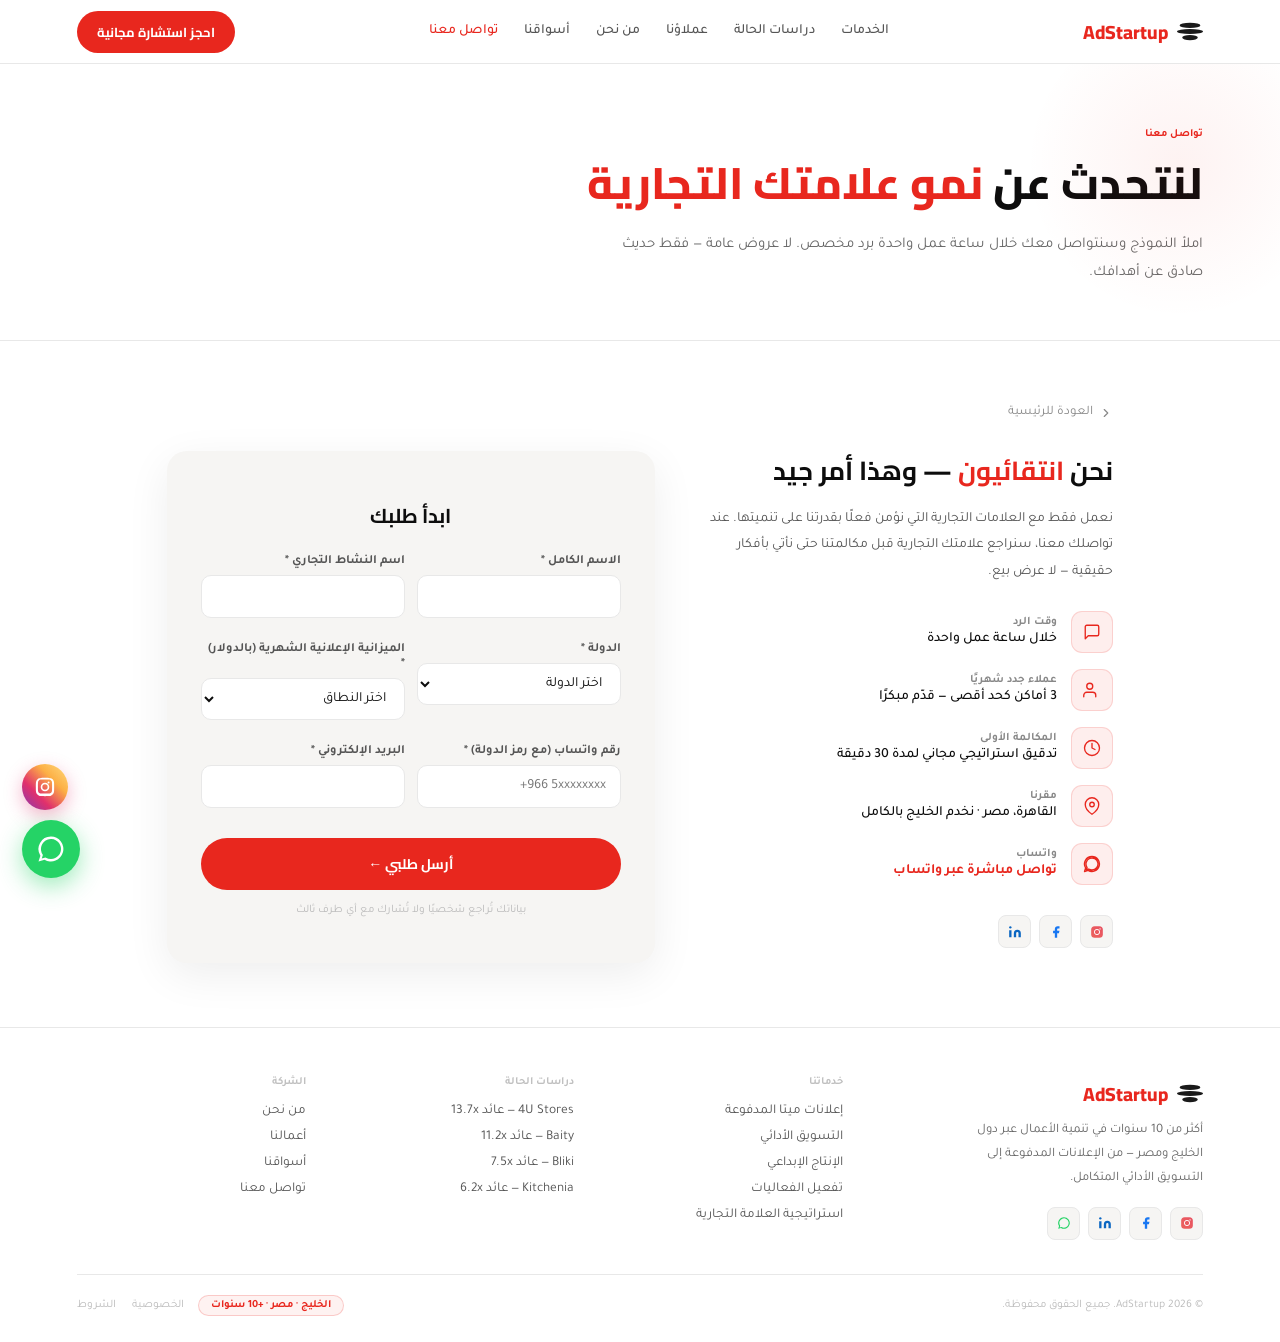
<file: contact.html>
<!DOCTYPE html>
<html lang="ar" dir="rtl">
<head>
<!-- Google Tag Manager -->
<script>(function(w,d,s,l,i){w[l]=w[l]||[];w[l].push({'gtm.start':
new Date().getTime(),event:'gtm.js'});var f=d.getElementsByTagName(s)[0],
j=d.createElement(s),dl=l!='dataLayer'?'&l='+l:'';j.async=true;j.src=
'https://www.googletagmanager.com/gtm.js?id='+i+dl;f.parentNode.insertBefore(j,f);
})(window,document,'script','dataLayer','GTM-M8WR32PK');</script>
<!-- End Google Tag Manager -->
<!-- Google tag (gtag.js) -->
<script async src="https://www.googletagmanager.com/gtag/js?id=G-V58XJ2E5J3"></script>
<script>
  window.dataLayer = window.dataLayer || [];
  function gtag(){dataLayer.push(arguments);}
  gtag('js', new Date());
  gtag('config', 'G-V58XJ2E5J3');
</script>
<meta charset="UTF-8">
<meta name="viewport" content="width=device-width, initial-scale=1.0">
<title>تواصل معنا — AdStartup</title>
<meta name="description" content="احجز استشارة مجانية مع AdStartup. رد خلال ساعة عمل واحدة.">
<link rel="canonical" href="https://ad-startup.com/contact.html">
<link href="https://fonts.googleapis.com/css2?family=Cairo:wght@600;700;800;900&family=Tajawal:wght@300;400;500;700;900&display=swap" rel="stylesheet">
<link rel="stylesheet" href="css/style.css">
</head>
<body>
<!-- Google Tag Manager (noscript) -->
<noscript><iframe src="https://www.googletagmanager.com/ns.html?id=GTM-M8WR32PK"
height="0" width="0" style="display:none;visibility:hidden"></iframe></noscript>
<!-- End Google Tag Manager (noscript) -->

<nav>
  <a href="index.html" class="nav-logo">
    <svg width="26" height="19" viewBox="0 0 30 21" fill="none"><ellipse cx="15" cy="3.5" rx="12" ry="3" fill="#1a1a1a"/><ellipse cx="15" cy="10.5" rx="15" ry="3" fill="#1a1a1a"/><ellipse cx="15" cy="17.5" rx="9" ry="3" fill="#1a1a1a"/></svg>
    <span class="nav-logo-text">AdStartup</span>
  </a>
  <div class="nav-links">
    <a href="services.html">الخدمات</a>
    <a href="case-studies.html">دراسات الحالة</a>
    <a href="clients.html">عملاؤنا</a>
    <a href="about.html">من نحن</a>
    <a href="coverage.html">أسواقنا</a>
    <a href="contact.html" aria-current="page">تواصل معنا</a>
  </div>
  <div style="display:flex;align-items:center;gap:10px">
    <button class="nav-cta" onclick="window.open('https://forms.gle/57zTSvPqAmtgZ2Su8','_blank')">احجز استشارة مجانية</button>
    <button class="nav-burger" id="navBurger" aria-label="فتح القائمة"><svg viewBox="0 0 24 24"><line x1="3" y1="6" x2="21" y2="6"/><line x1="3" y1="12" x2="21" y2="12"/><line x1="3" y1="18" x2="21" y2="18"/></svg></button>
  </div>
</nav>
<div class="nav-mobile" id="navMobile">
  <a href="services.html">الخدمات</a><a href="case-studies.html">دراسات الحالة</a><a href="clients.html">عملاؤنا</a><a href="about.html">من نحن</a><a href="coverage.html">أسواقنا</a><a href="contact.html">تواصل معنا</a>
</div>

<div class="page-hero">
  <div class="page-hero-eye">تواصل معنا</div>
  <h1>لنتحدث عن <em>نمو علامتك التجارية</em></h1>
  <p>املأ النموذج وسنتواصل معك خلال ساعة عمل واحدة برد مخصص. لا عروض عامة — فقط حديث صادق عن أهدافك.</p>
</div>

<div class="page-body">
  <a href="index.html" class="back-btn"><svg viewBox="0 0 24 24"><polyline points="15 18 9 12 15 6"/></svg> العودة للرئيسية</a>
  <div class="contact-grid">
    <div class="contact-info">
      <h2>نحن <em>انتقائيون</em> — وهذا أمر جيد</h2>
      <p>نعمل فقط مع العلامات التجارية التي نؤمن فعلًا بقدرتنا على تنميتها. عند تواصلك معنا، سنراجع علامتك التجارية قبل مكالمتنا حتى نأتي بأفكار حقيقية — لا عرض بيع.</p>
      <div class="contact-items">
        <div class="ci">
          <div class="ci-icon"><svg viewBox="0 0 24 24"><path d="M21 15a2 2 0 01-2 2H7l-4 4V5a2 2 0 012-2h14a2 2 0 012 2z"/></svg></div>
          <div><div class="ci-label">وقت الرد</div><div class="ci-val">خلال ساعة عمل واحدة</div></div>
        </div>
        <div class="ci">
          <div class="ci-icon"><svg viewBox="0 0 24 24"><path d="M17 21v-2a4 4 0 00-4-4H5a4 4 0 00-4 4v2"/><circle cx="9" cy="7" r="4"/></svg></div>
          <div><div class="ci-label">عملاء جدد شهريًا</div><div class="ci-val">3 أماكن كحد أقصى — قدّم مبكرًا</div></div>
        </div>
        <div class="ci">
          <div class="ci-icon"><svg viewBox="0 0 24 24"><circle cx="12" cy="12" r="10"/><polyline points="12 6 12 12 16 14"/></svg></div>
          <div><div class="ci-label">المكالمة الأولى</div><div class="ci-val">تدقيق استراتيجي مجاني لمدة 30 دقيقة</div></div>
        </div>
        <div class="ci">
          <div class="ci-icon"><svg viewBox="0 0 24 24"><path d="M21 10c0 7-9 13-9 13s-9-6-9-13a9 9 0 0118 0z"/><circle cx="12" cy="10" r="3"/></svg></div>
          <div><div class="ci-label">مقرنا</div><div class="ci-val">القاهرة، مصر · نخدم الخليج بالكامل</div></div>
        </div>
        <div class="ci">
          <div class="ci-icon"><svg viewBox="0 0 24 24" fill="#25D366" stroke="none"><path d="M12 2a10 10 0 00-8.5 15.3L2 22l4.8-1.4A10 10 0 1012 2zm0 18a8 8 0 01-4.1-1.1l-.3-.2-3 .9.9-2.9-.2-.3A8 8 0 1112 20z"/></svg></div>
          <div><div class="ci-label">واتساب</div><div class="ci-val"><a href="https://wa.me/966572771928" target="_blank" style="color:var(--red);font-weight:600">تواصل مباشرة عبر واتساب</a></div></div>
        </div>
      </div>
      <div class="fb-social" style="margin-top:8px">
        <a class="fb-s" href="https://www.instagram.com/adstart_up/" target="_blank" title="انستغرام"><svg width="14" height="14" viewBox="0 0 24 24" fill="none"><defs><linearGradient id="igg" x1="0" y1="24" x2="24" y2="0"><stop offset="0" stop-color="#FFDC80"/><stop offset=".3" stop-color="#FCAF45"/><stop offset=".6" stop-color="#E1306C"/><stop offset="1" stop-color="#833AB4"/></linearGradient></defs><rect x="2" y="2" width="20" height="20" rx="6" fill="url(#igg)"/><circle cx="12" cy="12" r="4.5" fill="none" stroke="#fff" stroke-width="1.6"/><circle cx="17.2" cy="6.8" r="1.1" fill="#fff"/></svg></a>
        <a class="fb-s" href="https://www.facebook.com/profile.php?id=100075846233919" target="_blank" title="فيسبوك"><svg width="14" height="14" viewBox="0 0 24 24" fill="none"><path d="M18 2h-3a5 5 0 00-5 5v3H7v4h3v8h4v-8h3l1-4h-4V7a1 1 0 011-1h3z" fill="#1877F2"/></svg></a>
        <a class="fb-s" href="https://www.linkedin.com/company/adstartup" target="_blank" title="لينكدإن"><svg width="14" height="14" viewBox="0 0 24 24" fill="none"><path d="M16 8a6 6 0 016 6v7h-4v-7a2 2 0 00-2-2 2 2 0 00-2 2v7h-4v-7a6 6 0 016-6z" fill="#0A66C2"/><rect x="2" y="9" width="4" height="12" fill="#0A66C2"/><circle cx="4" cy="4" r="2" fill="#0A66C2"/></svg></a>
      </div>
    </div>
    <div class="contact-form-wrap" style="align-items:stretch;text-align:right">
      <div class="lead-box-title" style="margin-bottom:20px;text-align:center">ابدأ طلبك</div>
      <form class="lform" action="https://formspree.io/f/xppwdpnq" method="POST">
        <input type="hidden" name="_subject" value="طلب استشارة جديد من صفحة التواصل">
        <input type="hidden" name="_next" value="https://ad-startup.com/thank-you.html">
        <div class="lform-row">
          <div class="lform-field"><label>الاسم الكامل *</label><input type="text" name="الاسم" required></div>
          <div class="lform-field"><label>اسم النشاط التجاري *</label><input type="text" name="النشاط_التجاري" required></div>
        </div>
        <div class="lform-row">
          <div class="lform-field">
            <label>الدولة *</label>
            <select name="الدولة" required>
              <option value="">اختر الدولة</option>
              <option>السعودية</option><option>الإمارات</option><option>الكويت</option>
              <option>قطر</option><option>البحرين</option><option>عُمان</option>
              <option>مصر</option><option>دولة أخرى</option>
            </select>
          </div>
          <div class="lform-field">
            <label>الميزانية الإعلانية الشهرية (بالدولار) *</label>
            <select name="الميزانية_الشهرية" required>
              <option value="">اختر النطاق</option>
              <option>أقل من $1,000</option>
              <option>$1,000 – $3,000</option>
              <option>$3,000 – $10,000</option>
              <option>أكثر من $10,000</option>
            </select>
          </div>
        </div>
        <div class="lform-row">
          <div class="lform-field"><label>رقم واتساب (مع رمز الدولة) *</label><input type="tel" name="واتساب" placeholder="+966 5xxxxxxxx" required></div>
          <div class="lform-field"><label>البريد الإلكتروني *</label><input type="email" name="email" required></div>
        </div>
        <button type="submit" class="btn-red lform-submit">أرسل طلبي ←</button>
      </form>
      <div style="font-size:11.5px;color:#bbb;margin-top:14px;text-align:center">بياناتك تُراجع شخصيًا ولا تُشارك مع أي طرف ثالث</div>
    </div>
  </div>
</div>

<footer class="reveal">
  <div class="ft">
    <div>
      <a href="index.html" class="fb-logo">
        <svg width="26" height="19" viewBox="0 0 30 21" fill="none"><ellipse cx="15" cy="3.5" rx="12" ry="3" fill="#1a1a1a"/><ellipse cx="15" cy="10.5" rx="15" ry="3" fill="#1a1a1a"/><ellipse cx="15" cy="17.5" rx="9" ry="3" fill="#1a1a1a"/></svg>
        <span class="fb-logo-text">AdStartup</span>
      </a>
      <div class="fb-desc">أكثر من 10 سنوات في تنمية الأعمال عبر دول الخليج ومصر — من الإعلانات المدفوعة إلى التسويق الأدائي المتكامل.</div>
      <div class="fb-social">
        <a class="fb-s" href="https://www.instagram.com/adstart_up/" target="_blank" title="انستغرام"><svg width="14" height="14" viewBox="0 0 24 24" fill="none"><defs><linearGradient id="igg" x1="0" y1="24" x2="24" y2="0"><stop offset="0" stop-color="#FFDC80"/><stop offset=".3" stop-color="#FCAF45"/><stop offset=".6" stop-color="#E1306C"/><stop offset="1" stop-color="#833AB4"/></linearGradient></defs><rect x="2" y="2" width="20" height="20" rx="6" fill="url(#igg)"/><circle cx="12" cy="12" r="4.5" fill="none" stroke="#fff" stroke-width="1.6"/><circle cx="17.2" cy="6.8" r="1.1" fill="#fff"/></svg></a>
        <a class="fb-s" href="https://www.facebook.com/profile.php?id=100075846233919" target="_blank" title="فيسبوك"><svg width="14" height="14" viewBox="0 0 24 24" fill="none"><path d="M18 2h-3a5 5 0 00-5 5v3H7v4h3v8h4v-8h3l1-4h-4V7a1 1 0 011-1h3z" fill="#1877F2"/></svg></a>
        <a class="fb-s" href="https://www.linkedin.com/company/adstartup" target="_blank" title="لينكدإن"><svg width="14" height="14" viewBox="0 0 24 24" fill="none"><path d="M16 8a6 6 0 016 6v7h-4v-7a2 2 0 00-2-2 2 2 0 00-2 2v7h-4v-7a6 6 0 016-6z" fill="#0A66C2"/><rect x="2" y="9" width="4" height="12" fill="#0A66C2"/><circle cx="4" cy="4" r="2" fill="#0A66C2"/></svg></a>
        <a class="fb-s" href="https://wa.me/966572771928" target="_blank" title="واتساب"><svg width="14" height="14" viewBox="0 0 24 24" fill="#25D366"><path d="M12 2a10 10 0 00-8.5 15.3L2 22l4.8-1.4A10 10 0 1012 2zm0 18a8 8 0 01-4.1-1.1l-.3-.2-3 .9.9-2.9-.2-.3A8 8 0 1112 20z"/></svg></a>
      </div>
    </div>
    <div class="fc">
      <h4>خدماتنا</h4>
      <a href="services.html">إعلانات ميتا المدفوعة</a>
      <a href="services.html">التسويق الأدائي</a>
      <a href="services.html">الإنتاج الإبداعي</a>
      <a href="services.html">تفعيل الفعاليات</a>
      <a href="services.html">استراتيجية العلامة التجارية</a>
    </div>
    <div class="fc">
      <h4>دراسات الحالة</h4>
      <a href="case-studies.html#4u-stores">4U Stores — عائد 13.7x</a>
      <a href="case-studies.html#baity">Baity — عائد 11.2x</a>
      <a href="case-studies.html#bliki">Bliki — عائد 7.5x</a>
      <a href="case-studies.html#kitchenia">Kitchenia — عائد 6.2x</a>
    </div>
    <div class="fc">
      <h4>الشركة</h4>
      <a href="about.html">من نحن</a>
      <a href="case-studies.html">أعمالنا</a>
      <a href="coverage.html">أسواقنا</a>
      <a href="contact.html">تواصل معنا</a>
    </div>
  </div>
  <div class="fb-bottom">
    <span class="fb-copy">© 2026 AdStartup. جميع الحقوق محفوظة.</span>
    <div style="display:flex;align-items:center;gap:14px">
      <span class="fb-badge">الخليج · مصر · +10 سنوات</span>
      <div class="fb-legal"><a href="privacy.html">الخصوصية</a><a href="terms.html">الشروط</a></div>
    </div>
  </div>
</footer>

<a class="ig-float" href="https://www.instagram.com/adstart_up/" target="_blank" aria-label="راسلنا على إنستغرام">
  <svg viewBox="0 0 24 24" fill="#fff"><path d="M12 2c2.7 0 3.05.01 4.12.06 1.06.05 1.79.22 2.43.47.66.26 1.21.6 1.76 1.15.5.5.9 1.1 1.15 1.76.25.64.42 1.37.47 2.43.05 1.07.06 1.42.06 4.12s-.01 3.05-.06 4.12c-.05 1.06-.22 1.79-.47 2.43a4.9 4.9 0 01-1.15 1.76 4.9 4.9 0 01-1.76 1.15c-.64.25-1.37.42-2.43.47-1.07.05-1.42.06-4.12.06s-3.05-.01-4.12-.06c-1.06-.05-1.79-.22-2.43-.47a4.9 4.9 0 01-1.76-1.15 4.9 4.9 0 01-1.15-1.76c-.25-.64-.42-1.37-.47-2.43C2.01 15.05 2 14.7 2 12s.01-3.05.06-4.12c.05-1.06.22-1.79.47-2.43.26-.66.6-1.21 1.15-1.76.5-.5 1.1-.9 1.76-1.15.64-.25 1.37-.42 2.43-.47C8.95 2.01 9.3 2 12 2zm0 1.8c-2.65 0-2.97.01-4.01.06-.87.04-1.34.18-1.65.3-.42.16-.71.36-1.02.67-.31.31-.5.6-.67 1.02-.12.31-.26.78-.3 1.65-.05 1.04-.06 1.36-.06 4.01s.01 2.97.06 4.01c.04.87.18 1.34.3 1.65.16.42.36.71.67 1.02.31.31.6.5 1.02.67.31.12.78.26 1.65.3 1.04.05 1.36.06 4.01.06s2.97-.01 4.01-.06c.87-.04 1.34-.18 1.65-.3.42-.16.71-.36 1.02-.67.31-.31.5-.6.67-1.02.12-.31.26-.78.3-1.65.05-1.04.06-1.36.06-4.01s-.01-2.97-.06-4.01c-.04-.87-.18-1.34-.3-1.65a2.7 2.7 0 00-.67-1.02 2.7 2.7 0 00-1.02-.67c-.31-.12-.78-.26-1.65-.3-1.04-.05-1.36-.06-4.01-.06zm0 3.5a4.7 4.7 0 110 9.4 4.7 4.7 0 010-9.4zm0 1.8a2.9 2.9 0 100 5.8 2.9 2.9 0 000-5.8zm5-2a1.1 1.1 0 11-2.2 0 1.1 1.1 0 012.2 0z"/></svg>
</a>
<a class="wa-float" href="https://wa.me/966572771928" target="_blank" aria-label="تواصل عبر واتساب">
  <svg viewBox="0 0 24 24"><path d="M12 2a10 10 0 00-8.5 15.3L2 22l4.8-1.4A10 10 0 1012 2zm0 18a8 8 0 01-4.1-1.1l-.3-.2-3 .9.9-2.9-.2-.3A8 8 0 1112 20z"/></svg>
</a>

<script src="js/script.js"></script>
</body>
</html>
</file>
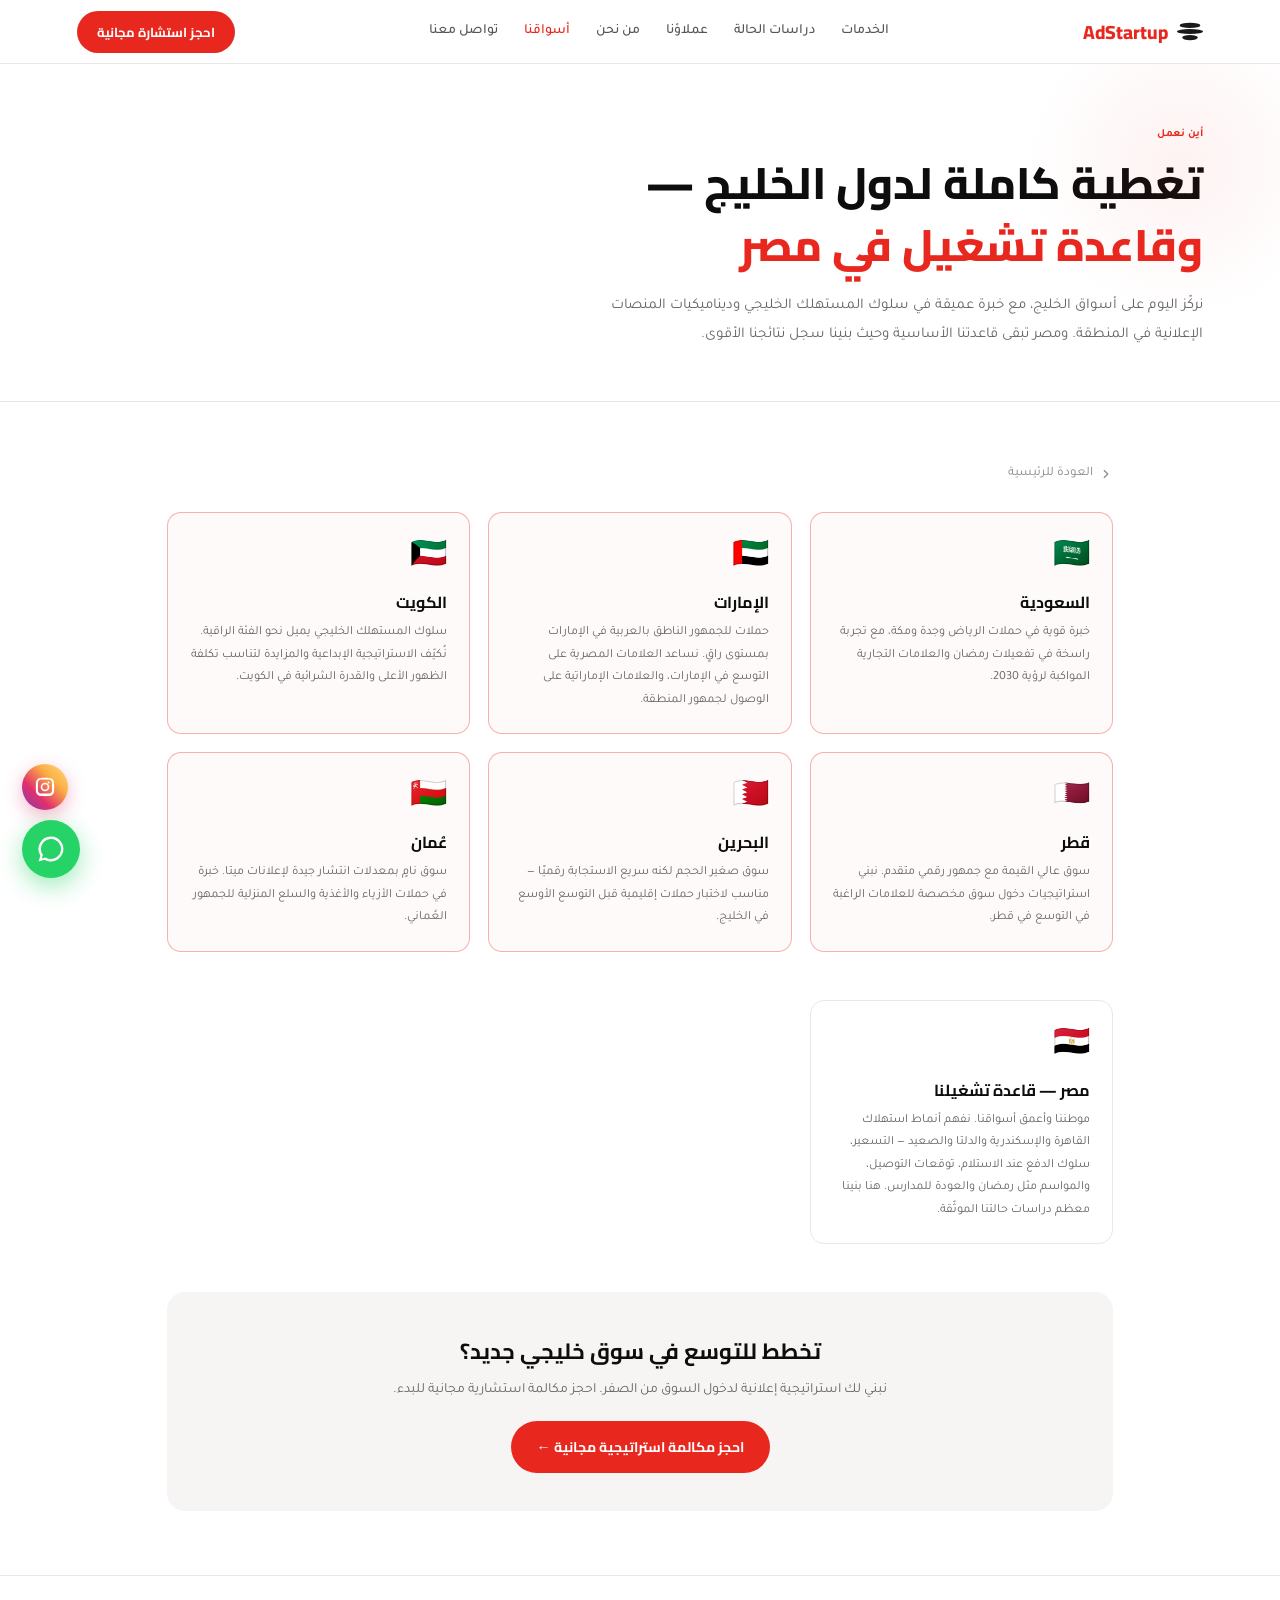
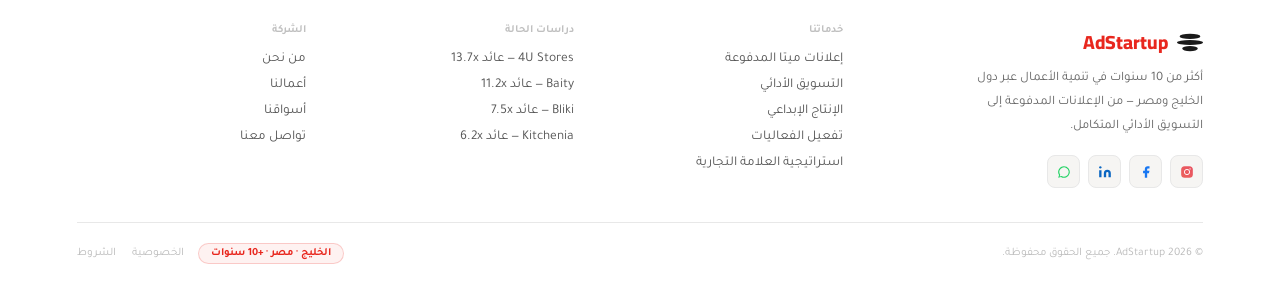
<file: coverage.html>
<!DOCTYPE html>
<html lang="ar" dir="rtl">
<head>
<!-- Google Tag Manager -->
<script>(function(w,d,s,l,i){w[l]=w[l]||[];w[l].push({'gtm.start':
new Date().getTime(),event:'gtm.js'});var f=d.getElementsByTagName(s)[0],
j=d.createElement(s),dl=l!='dataLayer'?'&l='+l:'';j.async=true;j.src=
'https://www.googletagmanager.com/gtm.js?id='+i+dl;f.parentNode.insertBefore(j,f);
})(window,document,'script','dataLayer','GTM-M8WR32PK');</script>
<!-- End Google Tag Manager -->
<!-- Google tag (gtag.js) -->
<script async src="https://www.googletagmanager.com/gtag/js?id=G-V58XJ2E5J3"></script>
<script>
  window.dataLayer = window.dataLayer || [];
  function gtag(){dataLayer.push(arguments);}
  gtag('js', new Date());
  gtag('config', 'G-V58XJ2E5J3');
</script>
<meta charset="UTF-8">
<meta name="viewport" content="width=device-width, initial-scale=1.0">
<title>أسواقنا في الخليج ومصر — AdStartup</title>
<meta name="description" content="نغطي السعودية والإمارات والكويت وقطر والبحرين وعُمان، مع مصر كقاعدة تشغيلنا الأساسية.">
<link rel="canonical" href="https://ad-startup.com/coverage.html">
<link href="https://fonts.googleapis.com/css2?family=Cairo:wght@600;700;800;900&family=Tajawal:wght@300;400;500;700;900&display=swap" rel="stylesheet">
<link rel="stylesheet" href="css/style.css">
</head>
<body>
<!-- Google Tag Manager (noscript) -->
<noscript><iframe src="https://www.googletagmanager.com/ns.html?id=GTM-M8WR32PK"
height="0" width="0" style="display:none;visibility:hidden"></iframe></noscript>
<!-- End Google Tag Manager (noscript) -->

<nav>
  <a href="index.html" class="nav-logo">
    <svg width="26" height="19" viewBox="0 0 30 21" fill="none"><ellipse cx="15" cy="3.5" rx="12" ry="3" fill="#1a1a1a"/><ellipse cx="15" cy="10.5" rx="15" ry="3" fill="#1a1a1a"/><ellipse cx="15" cy="17.5" rx="9" ry="3" fill="#1a1a1a"/></svg>
    <span class="nav-logo-text">AdStartup</span>
  </a>
  <div class="nav-links">
    <a href="services.html">الخدمات</a>
    <a href="case-studies.html">دراسات الحالة</a>
    <a href="clients.html">عملاؤنا</a>
    <a href="about.html">من نحن</a>
    <a href="coverage.html" aria-current="page">أسواقنا</a>
    <a href="contact.html">تواصل معنا</a>
  </div>
  <div style="display:flex;align-items:center;gap:10px">
    <button class="nav-cta" onclick="window.open('https://forms.gle/57zTSvPqAmtgZ2Su8','_blank')">احجز استشارة مجانية</button>
    <button class="nav-burger" id="navBurger" aria-label="فتح القائمة"><svg viewBox="0 0 24 24"><line x1="3" y1="6" x2="21" y2="6"/><line x1="3" y1="12" x2="21" y2="12"/><line x1="3" y1="18" x2="21" y2="18"/></svg></button>
  </div>
</nav>
<div class="nav-mobile" id="navMobile">
  <a href="services.html">الخدمات</a><a href="case-studies.html">دراسات الحالة</a><a href="clients.html">عملاؤنا</a><a href="about.html">من نحن</a><a href="coverage.html">أسواقنا</a><a href="contact.html">تواصل معنا</a>
</div>

<div class="page-hero">
  <div class="page-hero-eye">أين نعمل</div>
  <h1>تغطية كاملة لدول الخليج — <em>وقاعدة تشغيل في مصر</em></h1>
  <p>نركّز اليوم على أسواق الخليج، مع خبرة عميقة في سلوك المستهلك الخليجي وديناميكيات المنصات الإعلانية في المنطقة. ومصر تبقى قاعدتنا الأساسية وحيث بنينا سجل نتائجنا الأقوى.</p>
</div>

<div class="page-body">
  <a href="index.html" class="back-btn"><svg viewBox="0 0 24 24"><polyline points="15 18 9 12 15 6"/></svg> العودة للرئيسية</a>
  <div class="mena-grid stagger-children">
    <div class="mena-card mena-primary"><div class="mena-flag">🇸🇦</div><div class="mena-country">السعودية</div><div class="mena-detail">خبرة قوية في حملات الرياض وجدة ومكة، مع تجربة راسخة في تفعيلات رمضان والعلامات التجارية المواكبة لرؤية 2030.</div></div>
    <div class="mena-card mena-primary"><div class="mena-flag">🇦🇪</div><div class="mena-country">الإمارات</div><div class="mena-detail">حملات للجمهور الناطق بالعربية في الإمارات بمستوى راقٍ. نساعد العلامات المصرية على التوسع في الإمارات، والعلامات الإماراتية على الوصول لجمهور المنطقة.</div></div>
    <div class="mena-card mena-primary"><div class="mena-flag">🇰🇼</div><div class="mena-country">الكويت</div><div class="mena-detail">سلوك المستهلك الخليجي يميل نحو الفئة الراقية. نُكيّف الاستراتيجية الإبداعية والمزايدة لتناسب تكلفة الظهور الأعلى والقدرة الشرائية في الكويت.</div></div>
    <div class="mena-card mena-primary"><div class="mena-flag">🇶🇦</div><div class="mena-country">قطر</div><div class="mena-detail">سوق عالي القيمة مع جمهور رقمي متقدم. نبني استراتيجيات دخول سوق مخصصة للعلامات الراغبة في التوسع في قطر.</div></div>
    <div class="mena-card mena-primary"><div class="mena-flag">🇧🇭</div><div class="mena-country">البحرين</div><div class="mena-detail">سوق صغير الحجم لكنه سريع الاستجابة رقميًا — مناسب لاختبار حملات إقليمية قبل التوسع الأوسع في الخليج.</div></div>
    <div class="mena-card mena-primary"><div class="mena-flag">🇴🇲</div><div class="mena-country">عُمان</div><div class="mena-detail">سوق نامٍ بمعدلات انتشار جيدة لإعلانات ميتا. خبرة في حملات الأزياء والأغذية والسلع المنزلية للجمهور العُماني.</div></div>
  </div>
  <div class="mena-grid stagger-children">
    <div class="mena-card"><div class="mena-flag">🇪🇬</div><div class="mena-country">مصر — قاعدة تشغيلنا</div><div class="mena-detail">موطننا وأعمق أسواقنا. نفهم أنماط استهلاك القاهرة والإسكندرية والدلتا والصعيد — التسعير، سلوك الدفع عند الاستلام، توقعات التوصيل، والمواسم مثل رمضان والعودة للمدارس. هنا بنينا معظم دراسات حالتنا الموثّقة.</div></div>
  </div>
  <div class="cta-row reveal">
    <h3>تخطط للتوسع في سوق خليجي جديد؟</h3>
    <p>نبني لك استراتيجية إعلانية لدخول السوق من الصفر. احجز مكالمة استشارية مجانية للبدء.</p>
    <button class="btn-red" onclick="window.open('https://forms.gle/57zTSvPqAmtgZ2Su8','_blank')">احجز مكالمة استراتيجية مجانية ←</button>
  </div>
</div>

<footer class="reveal">
  <div class="ft">
    <div>
      <a href="index.html" class="fb-logo">
        <svg width="26" height="19" viewBox="0 0 30 21" fill="none"><ellipse cx="15" cy="3.5" rx="12" ry="3" fill="#1a1a1a"/><ellipse cx="15" cy="10.5" rx="15" ry="3" fill="#1a1a1a"/><ellipse cx="15" cy="17.5" rx="9" ry="3" fill="#1a1a1a"/></svg>
        <span class="fb-logo-text">AdStartup</span>
      </a>
      <div class="fb-desc">أكثر من 10 سنوات في تنمية الأعمال عبر دول الخليج ومصر — من الإعلانات المدفوعة إلى التسويق الأدائي المتكامل.</div>
      <div class="fb-social">
        <a class="fb-s" href="https://www.instagram.com/adstart_up/" target="_blank" title="انستغرام"><svg width="14" height="14" viewBox="0 0 24 24" fill="none"><defs><linearGradient id="igg" x1="0" y1="24" x2="24" y2="0"><stop offset="0" stop-color="#FFDC80"/><stop offset=".3" stop-color="#FCAF45"/><stop offset=".6" stop-color="#E1306C"/><stop offset="1" stop-color="#833AB4"/></linearGradient></defs><rect x="2" y="2" width="20" height="20" rx="6" fill="url(#igg)"/><circle cx="12" cy="12" r="4.5" fill="none" stroke="#fff" stroke-width="1.6"/><circle cx="17.2" cy="6.8" r="1.1" fill="#fff"/></svg></a>
        <a class="fb-s" href="https://www.facebook.com/profile.php?id=100075846233919" target="_blank" title="فيسبوك"><svg width="14" height="14" viewBox="0 0 24 24" fill="none"><path d="M18 2h-3a5 5 0 00-5 5v3H7v4h3v8h4v-8h3l1-4h-4V7a1 1 0 011-1h3z" fill="#1877F2"/></svg></a>
        <a class="fb-s" href="https://www.linkedin.com/company/adstartup" target="_blank" title="لينكدإن"><svg width="14" height="14" viewBox="0 0 24 24" fill="none"><path d="M16 8a6 6 0 016 6v7h-4v-7a2 2 0 00-2-2 2 2 0 00-2 2v7h-4v-7a6 6 0 016-6z" fill="#0A66C2"/><rect x="2" y="9" width="4" height="12" fill="#0A66C2"/><circle cx="4" cy="4" r="2" fill="#0A66C2"/></svg></a>
        <a class="fb-s" href="https://wa.me/966572771928" target="_blank" title="واتساب"><svg width="14" height="14" viewBox="0 0 24 24" fill="#25D366"><path d="M12 2a10 10 0 00-8.5 15.3L2 22l4.8-1.4A10 10 0 1012 2zm0 18a8 8 0 01-4.1-1.1l-.3-.2-3 .9.9-2.9-.2-.3A8 8 0 1112 20z"/></svg></a>
      </div>
    </div>
    <div class="fc">
      <h4>خدماتنا</h4>
      <a href="services.html">إعلانات ميتا المدفوعة</a>
      <a href="services.html">التسويق الأدائي</a>
      <a href="services.html">الإنتاج الإبداعي</a>
      <a href="services.html">تفعيل الفعاليات</a>
      <a href="services.html">استراتيجية العلامة التجارية</a>
    </div>
    <div class="fc">
      <h4>دراسات الحالة</h4>
      <a href="case-studies.html#4u-stores">4U Stores — عائد 13.7x</a>
      <a href="case-studies.html#baity">Baity — عائد 11.2x</a>
      <a href="case-studies.html#bliki">Bliki — عائد 7.5x</a>
      <a href="case-studies.html#kitchenia">Kitchenia — عائد 6.2x</a>
    </div>
    <div class="fc">
      <h4>الشركة</h4>
      <a href="about.html">من نحن</a>
      <a href="case-studies.html">أعمالنا</a>
      <a href="coverage.html">أسواقنا</a>
      <a href="contact.html">تواصل معنا</a>
    </div>
  </div>
  <div class="fb-bottom">
    <span class="fb-copy">© 2026 AdStartup. جميع الحقوق محفوظة.</span>
    <div style="display:flex;align-items:center;gap:14px">
      <span class="fb-badge">الخليج · مصر · +10 سنوات</span>
      <div class="fb-legal"><a href="privacy.html">الخصوصية</a><a href="terms.html">الشروط</a></div>
    </div>
  </div>
</footer>

<a class="ig-float" href="https://www.instagram.com/adstart_up/" target="_blank" aria-label="راسلنا على إنستغرام">
  <svg viewBox="0 0 24 24" fill="#fff"><path d="M12 2c2.7 0 3.05.01 4.12.06 1.06.05 1.79.22 2.43.47.66.26 1.21.6 1.76 1.15.5.5.9 1.1 1.15 1.76.25.64.42 1.37.47 2.43.05 1.07.06 1.42.06 4.12s-.01 3.05-.06 4.12c-.05 1.06-.22 1.79-.47 2.43a4.9 4.9 0 01-1.15 1.76 4.9 4.9 0 01-1.76 1.15c-.64.25-1.37.42-2.43.47-1.07.05-1.42.06-4.12.06s-3.05-.01-4.12-.06c-1.06-.05-1.79-.22-2.43-.47a4.9 4.9 0 01-1.76-1.15 4.9 4.9 0 01-1.15-1.76c-.25-.64-.42-1.37-.47-2.43C2.01 15.05 2 14.7 2 12s.01-3.05.06-4.12c.05-1.06.22-1.79.47-2.43.26-.66.6-1.21 1.15-1.76.5-.5 1.1-.9 1.76-1.15.64-.25 1.37-.42 2.43-.47C8.95 2.01 9.3 2 12 2zm0 1.8c-2.65 0-2.97.01-4.01.06-.87.04-1.34.18-1.65.3-.42.16-.71.36-1.02.67-.31.31-.5.6-.67 1.02-.12.31-.26.78-.3 1.65-.05 1.04-.06 1.36-.06 4.01s.01 2.97.06 4.01c.04.87.18 1.34.3 1.65.16.42.36.71.67 1.02.31.31.6.5 1.02.67.31.12.78.26 1.65.3 1.04.05 1.36.06 4.01.06s2.97-.01 4.01-.06c.87-.04 1.34-.18 1.65-.3.42-.16.71-.36 1.02-.67.31-.31.5-.6.67-1.02.12-.31.26-.78.3-1.65.05-1.04.06-1.36.06-4.01s-.01-2.97-.06-4.01c-.04-.87-.18-1.34-.3-1.65a2.7 2.7 0 00-.67-1.02 2.7 2.7 0 00-1.02-.67c-.31-.12-.78-.26-1.65-.3-1.04-.05-1.36-.06-4.01-.06zm0 3.5a4.7 4.7 0 110 9.4 4.7 4.7 0 010-9.4zm0 1.8a2.9 2.9 0 100 5.8 2.9 2.9 0 000-5.8zm5-2a1.1 1.1 0 11-2.2 0 1.1 1.1 0 012.2 0z"/></svg>
</a>
<a class="wa-float" href="https://wa.me/966572771928" target="_blank" aria-label="تواصل عبر واتساب">
  <svg viewBox="0 0 24 24"><path d="M12 2a10 10 0 00-8.5 15.3L2 22l4.8-1.4A10 10 0 1012 2zm0 18a8 8 0 01-4.1-1.1l-.3-.2-3 .9.9-2.9-.2-.3A8 8 0 1112 20z"/></svg>
</a>

<script src="js/script.js"></script>
</body>
</html>
</file>
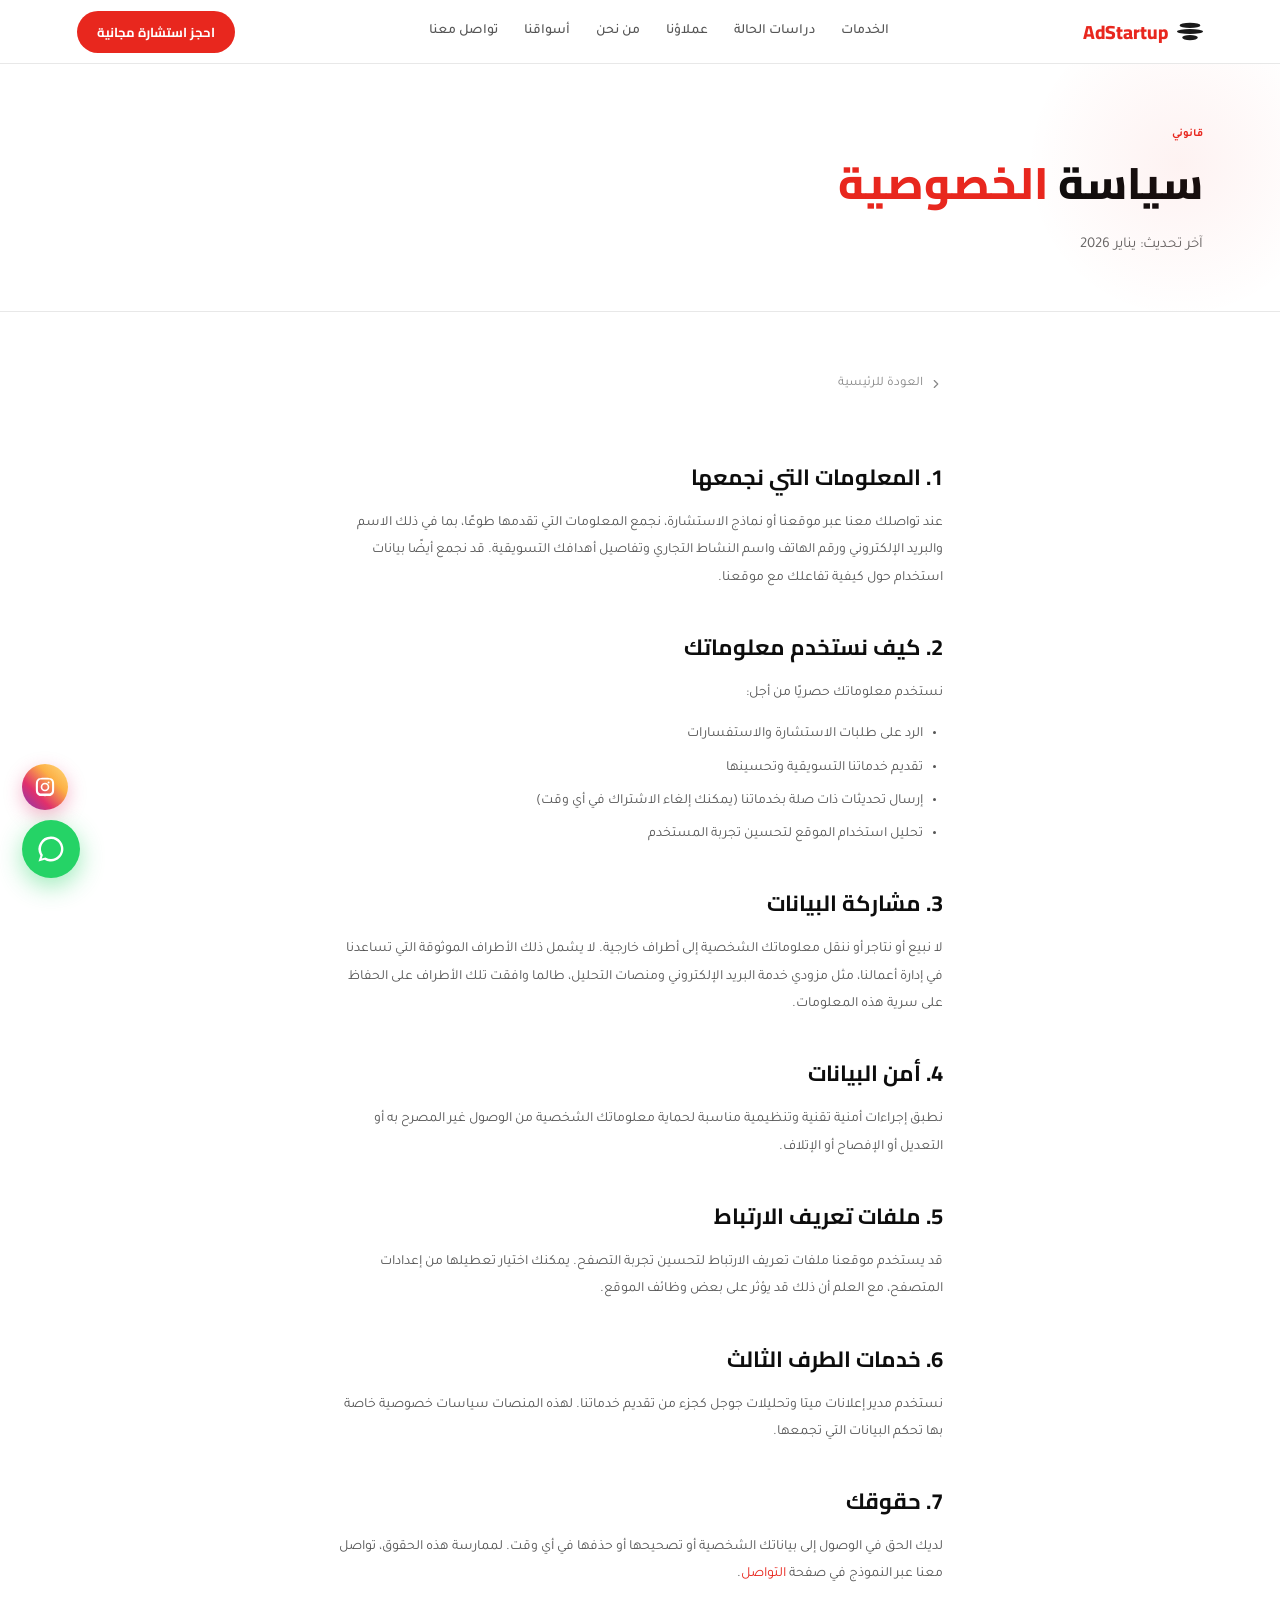
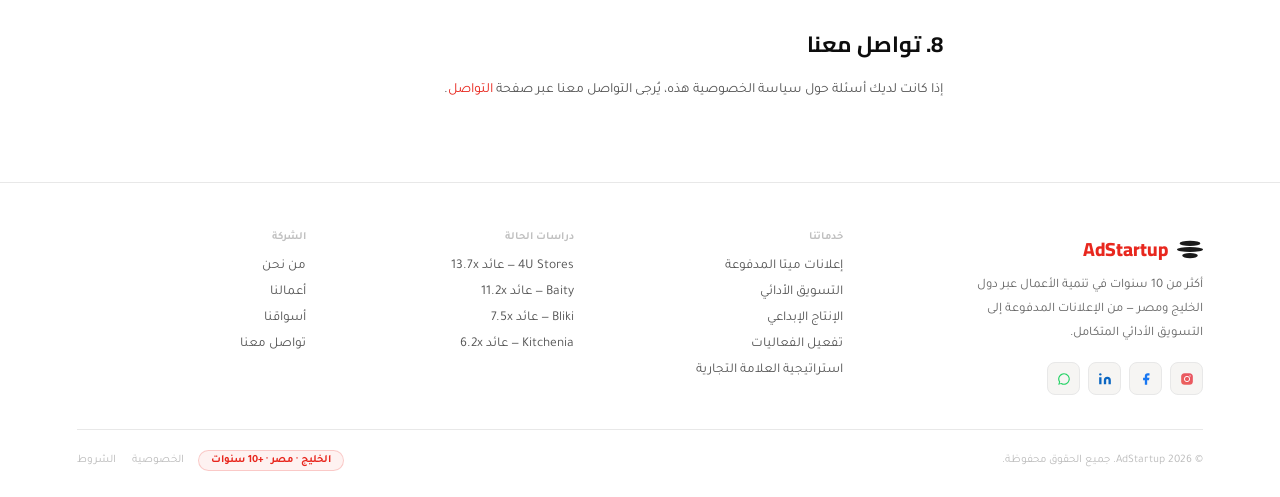
<file: privacy.html>
<!DOCTYPE html>
<html lang="ar" dir="rtl">
<head>
<!-- Google Tag Manager -->
<script>(function(w,d,s,l,i){w[l]=w[l]||[];w[l].push({'gtm.start':
new Date().getTime(),event:'gtm.js'});var f=d.getElementsByTagName(s)[0],
j=d.createElement(s),dl=l!='dataLayer'?'&l='+l:'';j.async=true;j.src=
'https://www.googletagmanager.com/gtm.js?id='+i+dl;f.parentNode.insertBefore(j,f);
})(window,document,'script','dataLayer','GTM-M8WR32PK');</script>
<!-- End Google Tag Manager -->
<!-- Google tag (gtag.js) -->
<script async src="https://www.googletagmanager.com/gtag/js?id=G-V58XJ2E5J3"></script>
<script>
  window.dataLayer = window.dataLayer || [];
  function gtag(){dataLayer.push(arguments);}
  gtag('js', new Date());
  gtag('config', 'G-V58XJ2E5J3');
</script>
<meta charset="UTF-8">
<meta name="viewport" content="width=device-width, initial-scale=1.0">
<title>سياسة الخصوصية — AdStartup</title>
<link rel="canonical" href="https://ad-startup.com/privacy.html">
<link href="https://fonts.googleapis.com/css2?family=Cairo:wght@600;700;800;900&family=Tajawal:wght@300;400;500;700;900&display=swap" rel="stylesheet">
<link rel="stylesheet" href="css/style.css">
</head>
<body>
<!-- Google Tag Manager (noscript) -->
<noscript><iframe src="https://www.googletagmanager.com/ns.html?id=GTM-M8WR32PK"
height="0" width="0" style="display:none;visibility:hidden"></iframe></noscript>
<!-- End Google Tag Manager (noscript) -->

<nav>
  <a href="index.html" class="nav-logo">
    <svg width="26" height="19" viewBox="0 0 30 21" fill="none"><ellipse cx="15" cy="3.5" rx="12" ry="3" fill="#1a1a1a"/><ellipse cx="15" cy="10.5" rx="15" ry="3" fill="#1a1a1a"/><ellipse cx="15" cy="17.5" rx="9" ry="3" fill="#1a1a1a"/></svg>
    <span class="nav-logo-text">AdStartup</span>
  </a>
  <div class="nav-links">
    <a href="services.html">الخدمات</a>
    <a href="case-studies.html">دراسات الحالة</a>
    <a href="clients.html">عملاؤنا</a>
    <a href="about.html">من نحن</a>
    <a href="coverage.html">أسواقنا</a>
    <a href="contact.html">تواصل معنا</a>
  </div>
  <div style="display:flex;align-items:center;gap:10px">
    <button class="nav-cta" onclick="window.open('https://forms.gle/57zTSvPqAmtgZ2Su8','_blank')">احجز استشارة مجانية</button>
    <button class="nav-burger" id="navBurger" aria-label="فتح القائمة"><svg viewBox="0 0 24 24"><line x1="3" y1="6" x2="21" y2="6"/><line x1="3" y1="12" x2="21" y2="12"/><line x1="3" y1="18" x2="21" y2="18"/></svg></button>
  </div>
</nav>
<div class="nav-mobile" id="navMobile">
  <a href="services.html">الخدمات</a><a href="case-studies.html">دراسات الحالة</a><a href="clients.html">عملاؤنا</a><a href="about.html">من نحن</a><a href="coverage.html">أسواقنا</a><a href="contact.html">تواصل معنا</a>
</div>

<div class="page-hero">
  <div class="page-hero-eye">قانوني</div>
  <h1>سياسة <em>الخصوصية</em></h1>
  <p>آخر تحديث: يناير 2026</p>
</div>

<div class="legal-body">
  <a href="index.html" class="back-btn"><svg viewBox="0 0 24 24"><polyline points="15 18 9 12 15 6"/></svg> العودة للرئيسية</a>
  <h2>1. المعلومات التي نجمعها</h2>
  <p>عند تواصلك معنا عبر موقعنا أو نماذج الاستشارة، نجمع المعلومات التي تقدمها طوعًا، بما في ذلك الاسم والبريد الإلكتروني ورقم الهاتف واسم النشاط التجاري وتفاصيل أهدافك التسويقية. قد نجمع أيضًا بيانات استخدام حول كيفية تفاعلك مع موقعنا.</p>
  <h2>2. كيف نستخدم معلوماتك</h2>
  <p>نستخدم معلوماتك حصريًا من أجل:</p>
  <ul>
    <li>الرد على طلبات الاستشارة والاستفسارات</li>
    <li>تقديم خدماتنا التسويقية وتحسينها</li>
    <li>إرسال تحديثات ذات صلة بخدماتنا (يمكنك إلغاء الاشتراك في أي وقت)</li>
    <li>تحليل استخدام الموقع لتحسين تجربة المستخدم</li>
  </ul>
  <h2>3. مشاركة البيانات</h2>
  <p>لا نبيع أو نتاجر أو ننقل معلوماتك الشخصية إلى أطراف خارجية. لا يشمل ذلك الأطراف الموثوقة التي تساعدنا في إدارة أعمالنا، مثل مزودي خدمة البريد الإلكتروني ومنصات التحليل، طالما وافقت تلك الأطراف على الحفاظ على سرية هذه المعلومات.</p>
  <h2>4. أمن البيانات</h2>
  <p>نطبق إجراءات أمنية تقنية وتنظيمية مناسبة لحماية معلوماتك الشخصية من الوصول غير المصرح به أو التعديل أو الإفصاح أو الإتلاف.</p>
  <h2>5. ملفات تعريف الارتباط</h2>
  <p>قد يستخدم موقعنا ملفات تعريف الارتباط لتحسين تجربة التصفح. يمكنك اختيار تعطيلها من إعدادات المتصفح، مع العلم أن ذلك قد يؤثر على بعض وظائف الموقع.</p>
  <h2>6. خدمات الطرف الثالث</h2>
  <p>نستخدم مدير إعلانات ميتا وتحليلات جوجل كجزء من تقديم خدماتنا. لهذه المنصات سياسات خصوصية خاصة بها تحكم البيانات التي تجمعها.</p>
  <h2>7. حقوقك</h2>
  <p>لديك الحق في الوصول إلى بياناتك الشخصية أو تصحيحها أو حذفها في أي وقت. لممارسة هذه الحقوق، تواصل معنا عبر النموذج في صفحة <a href="contact.html" style="color:var(--red)">التواصل</a>.</p>
  <h2>8. تواصل معنا</h2>
  <p>إذا كانت لديك أسئلة حول سياسة الخصوصية هذه، يُرجى التواصل معنا عبر صفحة <a href="contact.html" style="color:var(--red)">التواصل</a>.</p>
</div>

<footer class="reveal">
  <div class="ft">
    <div>
      <a href="index.html" class="fb-logo">
        <svg width="26" height="19" viewBox="0 0 30 21" fill="none"><ellipse cx="15" cy="3.5" rx="12" ry="3" fill="#1a1a1a"/><ellipse cx="15" cy="10.5" rx="15" ry="3" fill="#1a1a1a"/><ellipse cx="15" cy="17.5" rx="9" ry="3" fill="#1a1a1a"/></svg>
        <span class="fb-logo-text">AdStartup</span>
      </a>
      <div class="fb-desc">أكثر من 10 سنوات في تنمية الأعمال عبر دول الخليج ومصر — من الإعلانات المدفوعة إلى التسويق الأدائي المتكامل.</div>
      <div class="fb-social">
        <a class="fb-s" href="https://www.instagram.com/adstart_up/" target="_blank" title="انستغرام"><svg width="14" height="14" viewBox="0 0 24 24" fill="none"><defs><linearGradient id="igg" x1="0" y1="24" x2="24" y2="0"><stop offset="0" stop-color="#FFDC80"/><stop offset=".3" stop-color="#FCAF45"/><stop offset=".6" stop-color="#E1306C"/><stop offset="1" stop-color="#833AB4"/></linearGradient></defs><rect x="2" y="2" width="20" height="20" rx="6" fill="url(#igg)"/><circle cx="12" cy="12" r="4.5" fill="none" stroke="#fff" stroke-width="1.6"/><circle cx="17.2" cy="6.8" r="1.1" fill="#fff"/></svg></a>
        <a class="fb-s" href="https://www.facebook.com/profile.php?id=100075846233919" target="_blank" title="فيسبوك"><svg width="14" height="14" viewBox="0 0 24 24" fill="none"><path d="M18 2h-3a5 5 0 00-5 5v3H7v4h3v8h4v-8h3l1-4h-4V7a1 1 0 011-1h3z" fill="#1877F2"/></svg></a>
        <a class="fb-s" href="https://www.linkedin.com/company/adstartup" target="_blank" title="لينكدإن"><svg width="14" height="14" viewBox="0 0 24 24" fill="none"><path d="M16 8a6 6 0 016 6v7h-4v-7a2 2 0 00-2-2 2 2 0 00-2 2v7h-4v-7a6 6 0 016-6z" fill="#0A66C2"/><rect x="2" y="9" width="4" height="12" fill="#0A66C2"/><circle cx="4" cy="4" r="2" fill="#0A66C2"/></svg></a>
        <a class="fb-s" href="https://wa.me/966572771928" target="_blank" title="واتساب"><svg width="14" height="14" viewBox="0 0 24 24" fill="#25D366"><path d="M12 2a10 10 0 00-8.5 15.3L2 22l4.8-1.4A10 10 0 1012 2zm0 18a8 8 0 01-4.1-1.1l-.3-.2-3 .9.9-2.9-.2-.3A8 8 0 1112 20z"/></svg></a>
      </div>
    </div>
    <div class="fc">
      <h4>خدماتنا</h4>
      <a href="services.html">إعلانات ميتا المدفوعة</a>
      <a href="services.html">التسويق الأدائي</a>
      <a href="services.html">الإنتاج الإبداعي</a>
      <a href="services.html">تفعيل الفعاليات</a>
      <a href="services.html">استراتيجية العلامة التجارية</a>
    </div>
    <div class="fc">
      <h4>دراسات الحالة</h4>
      <a href="case-studies.html#4u-stores">4U Stores — عائد 13.7x</a>
      <a href="case-studies.html#baity">Baity — عائد 11.2x</a>
      <a href="case-studies.html#bliki">Bliki — عائد 7.5x</a>
      <a href="case-studies.html#kitchenia">Kitchenia — عائد 6.2x</a>
    </div>
    <div class="fc">
      <h4>الشركة</h4>
      <a href="about.html">من نحن</a>
      <a href="case-studies.html">أعمالنا</a>
      <a href="coverage.html">أسواقنا</a>
      <a href="contact.html">تواصل معنا</a>
    </div>
  </div>
  <div class="fb-bottom">
    <span class="fb-copy">© 2026 AdStartup. جميع الحقوق محفوظة.</span>
    <div style="display:flex;align-items:center;gap:14px">
      <span class="fb-badge">الخليج · مصر · +10 سنوات</span>
      <div class="fb-legal"><a href="privacy.html">الخصوصية</a><a href="terms.html">الشروط</a></div>
    </div>
  </div>
</footer>

<a class="ig-float" href="https://www.instagram.com/adstart_up/" target="_blank" aria-label="راسلنا على إنستغرام">
  <svg viewBox="0 0 24 24" fill="#fff"><path d="M12 2c2.7 0 3.05.01 4.12.06 1.06.05 1.79.22 2.43.47.66.26 1.21.6 1.76 1.15.5.5.9 1.1 1.15 1.76.25.64.42 1.37.47 2.43.05 1.07.06 1.42.06 4.12s-.01 3.05-.06 4.12c-.05 1.06-.22 1.79-.47 2.43a4.9 4.9 0 01-1.15 1.76 4.9 4.9 0 01-1.76 1.15c-.64.25-1.37.42-2.43.47-1.07.05-1.42.06-4.12.06s-3.05-.01-4.12-.06c-1.06-.05-1.79-.22-2.43-.47a4.9 4.9 0 01-1.76-1.15 4.9 4.9 0 01-1.15-1.76c-.25-.64-.42-1.37-.47-2.43C2.01 15.05 2 14.7 2 12s.01-3.05.06-4.12c.05-1.06.22-1.79.47-2.43.26-.66.6-1.21 1.15-1.76.5-.5 1.1-.9 1.76-1.15.64-.25 1.37-.42 2.43-.47C8.95 2.01 9.3 2 12 2zm0 1.8c-2.65 0-2.97.01-4.01.06-.87.04-1.34.18-1.65.3-.42.16-.71.36-1.02.67-.31.31-.5.6-.67 1.02-.12.31-.26.78-.3 1.65-.05 1.04-.06 1.36-.06 4.01s.01 2.97.06 4.01c.04.87.18 1.34.3 1.65.16.42.36.71.67 1.02.31.31.6.5 1.02.67.31.12.78.26 1.65.3 1.04.05 1.36.06 4.01.06s2.97-.01 4.01-.06c.87-.04 1.34-.18 1.65-.3.42-.16.71-.36 1.02-.67.31-.31.5-.6.67-1.02.12-.31.26-.78.3-1.65.05-1.04.06-1.36.06-4.01s-.01-2.97-.06-4.01c-.04-.87-.18-1.34-.3-1.65a2.7 2.7 0 00-.67-1.02 2.7 2.7 0 00-1.02-.67c-.31-.12-.78-.26-1.65-.3-1.04-.05-1.36-.06-4.01-.06zm0 3.5a4.7 4.7 0 110 9.4 4.7 4.7 0 010-9.4zm0 1.8a2.9 2.9 0 100 5.8 2.9 2.9 0 000-5.8zm5-2a1.1 1.1 0 11-2.2 0 1.1 1.1 0 012.2 0z"/></svg>
</a>
<a class="wa-float" href="https://wa.me/966572771928" target="_blank" aria-label="تواصل عبر واتساب">
  <svg viewBox="0 0 24 24"><path d="M12 2a10 10 0 00-8.5 15.3L2 22l4.8-1.4A10 10 0 1012 2zm0 18a8 8 0 01-4.1-1.1l-.3-.2-3 .9.9-2.9-.2-.3A8 8 0 1112 20z"/></svg>
</a>

<script src="js/script.js"></script>
</body>
</html>
</file>
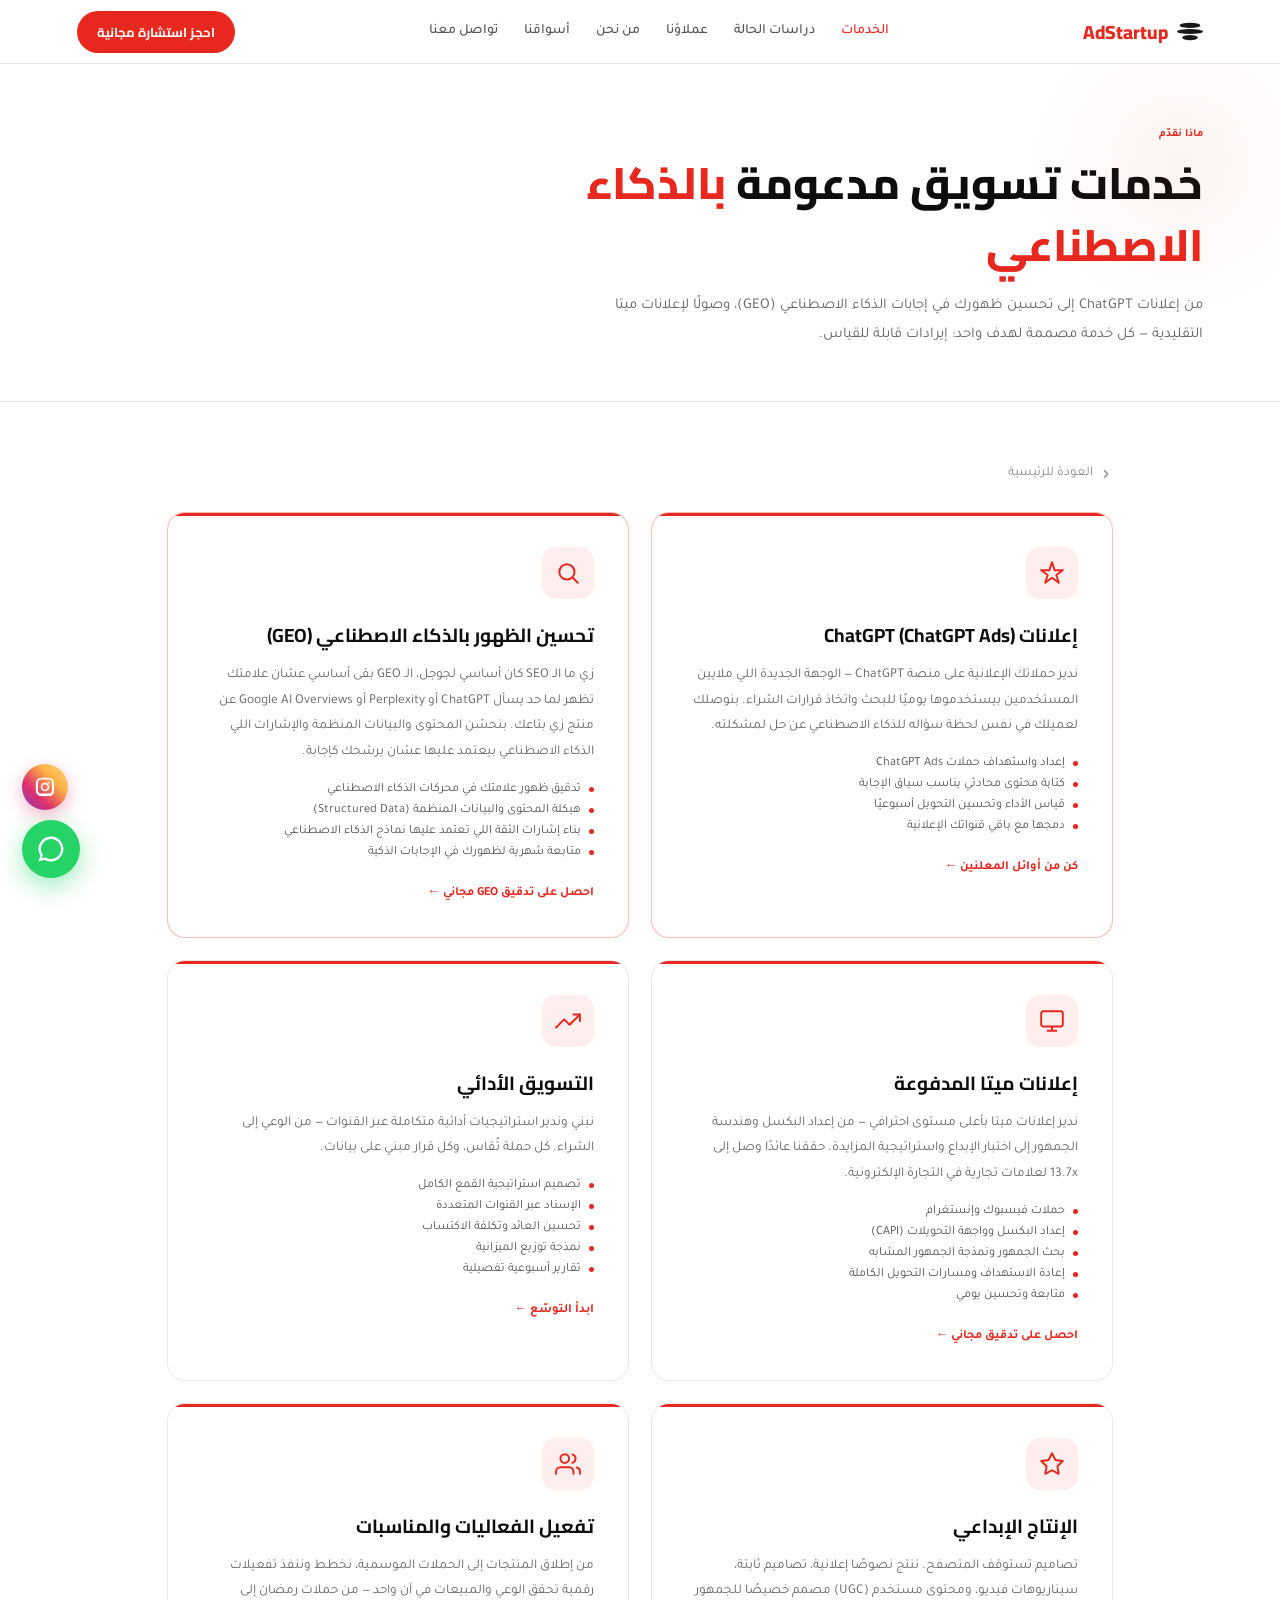
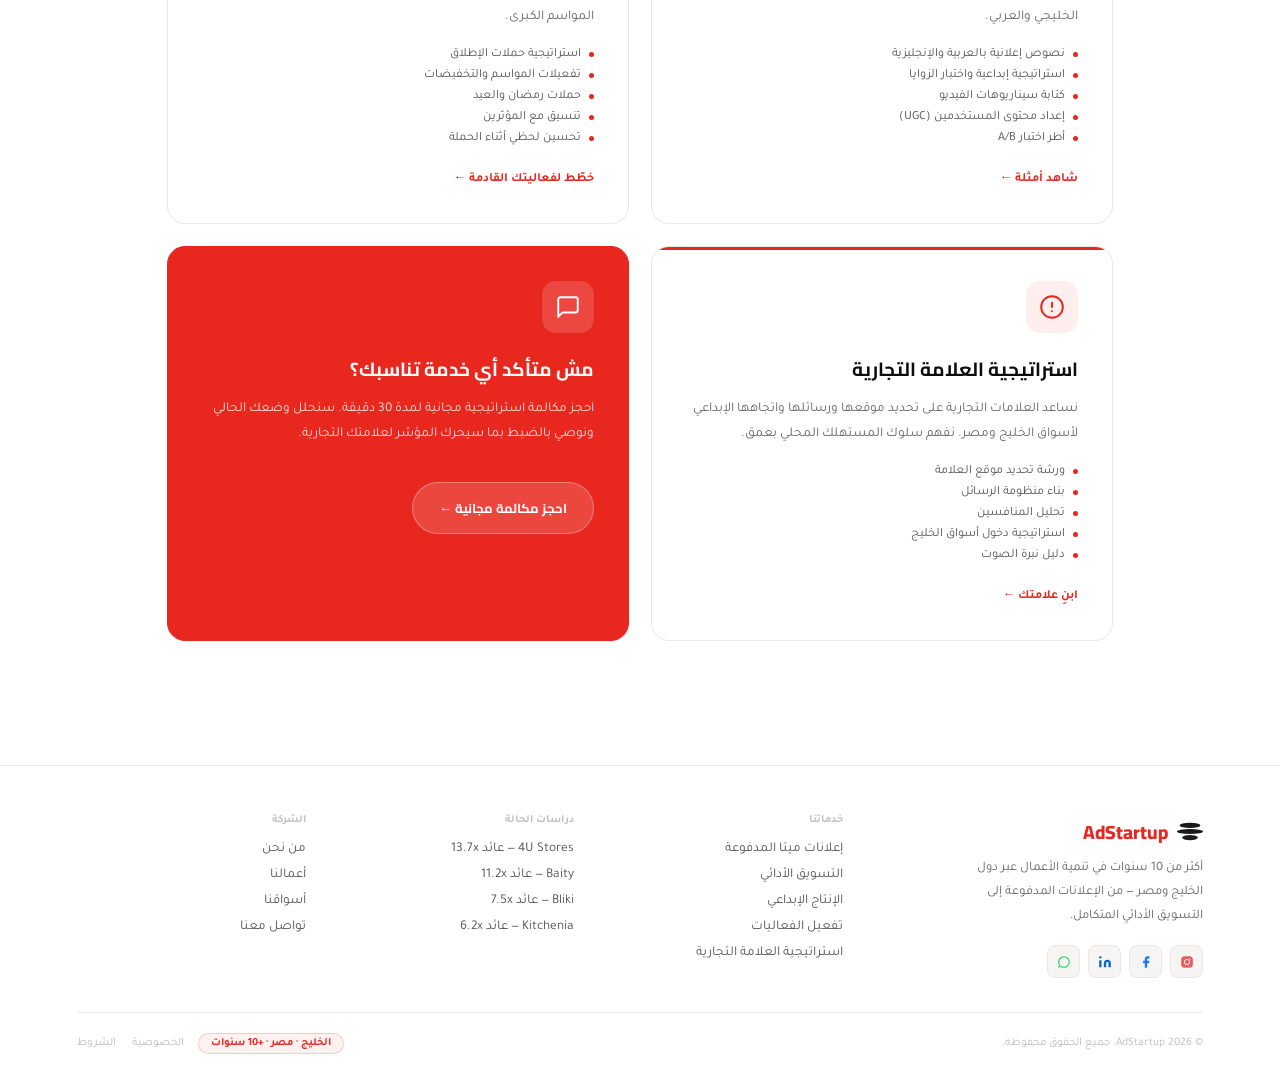
<file: services.html>
<!DOCTYPE html>
<html lang="ar" dir="rtl">
<head>
<!-- Google Tag Manager -->
<script>(function(w,d,s,l,i){w[l]=w[l]||[];w[l].push({'gtm.start':
new Date().getTime(),event:'gtm.js'});var f=d.getElementsByTagName(s)[0],
j=d.createElement(s),dl=l!='dataLayer'?'&l='+l:'';j.async=true;j.src=
'https://www.googletagmanager.com/gtm.js?id='+i+dl;f.parentNode.insertBefore(j,f);
})(window,document,'script','dataLayer','GTM-M8WR32PK');</script>
<!-- End Google Tag Manager -->
<!-- Google tag (gtag.js) -->
<script async src="https://www.googletagmanager.com/gtag/js?id=G-V58XJ2E5J3"></script>
<script>
  window.dataLayer = window.dataLayer || [];
  function gtag(){dataLayer.push(arguments);}
  gtag('js', new Date());
  gtag('config', 'G-V58XJ2E5J3');
</script>
<meta charset="UTF-8">
<meta name="viewport" content="width=device-width, initial-scale=1.0">
<title>خدماتنا — إعلانات ChatGPT وتحسين الظهور بالذكاء الاصطناعي (GEO) — AdStartup</title>
<meta name="description" content="إعلانات ChatGPT، تحسين الظهور في محركات البحث الذكية (GEO)، إعلانات ميتا، وتسويق أداء متكامل — لعملاء الخليج ومصر.">
<link rel="canonical" href="https://ad-startup.com/services.html">
<link href="https://fonts.googleapis.com/css2?family=Cairo:wght@600;700;800;900&family=Tajawal:wght@300;400;500;700;900&display=swap" rel="stylesheet">
<link rel="stylesheet" href="css/style.css">
</head>
<body>
<!-- Google Tag Manager (noscript) -->
<noscript><iframe src="https://www.googletagmanager.com/ns.html?id=GTM-M8WR32PK"
height="0" width="0" style="display:none;visibility:hidden"></iframe></noscript>
<!-- End Google Tag Manager (noscript) -->

<nav>
  <a href="index.html" class="nav-logo">
    <svg width="26" height="19" viewBox="0 0 30 21" fill="none"><ellipse cx="15" cy="3.5" rx="12" ry="3" fill="#1a1a1a"/><ellipse cx="15" cy="10.5" rx="15" ry="3" fill="#1a1a1a"/><ellipse cx="15" cy="17.5" rx="9" ry="3" fill="#1a1a1a"/></svg>
    <span class="nav-logo-text">AdStartup</span>
  </a>
  <div class="nav-links">
    <a href="services.html" aria-current="page">الخدمات</a>
    <a href="case-studies.html">دراسات الحالة</a>
    <a href="clients.html">عملاؤنا</a>
    <a href="about.html">من نحن</a>
    <a href="coverage.html">أسواقنا</a>
    <a href="contact.html">تواصل معنا</a>
  </div>
  <div style="display:flex;align-items:center;gap:10px">
    <button class="nav-cta" onclick="window.open('https://forms.gle/57zTSvPqAmtgZ2Su8','_blank')">احجز استشارة مجانية</button>
    <button class="nav-burger" id="navBurger" aria-label="فتح القائمة"><svg viewBox="0 0 24 24"><line x1="3" y1="6" x2="21" y2="6"/><line x1="3" y1="12" x2="21" y2="12"/><line x1="3" y1="18" x2="21" y2="18"/></svg></button>
  </div>
</nav>
<div class="nav-mobile" id="navMobile">
  <a href="services.html">الخدمات</a><a href="case-studies.html">دراسات الحالة</a><a href="clients.html">عملاؤنا</a><a href="about.html">من نحن</a><a href="coverage.html">أسواقنا</a><a href="contact.html">تواصل معنا</a>
</div>

<div class="page-hero">
  <div class="page-hero-eye">ماذا نقدّم</div>
  <h1>خدمات تسويق مدعومة <em>بالذكاء الاصطناعي</em></h1>
  <p>من إعلانات ChatGPT إلى تحسين ظهورك في إجابات الذكاء الاصطناعي (GEO)، وصولًا لإعلانات ميتا التقليدية — كل خدمة مصممة لهدف واحد: إيرادات قابلة للقياس.</p>
</div>

<div class="page-body">
  <a href="index.html" class="back-btn"><svg viewBox="0 0 24 24"><polyline points="15 18 9 12 15 6"/></svg> العودة للرئيسية</a>
  <div class="grid-2 stagger-children" style="margin-bottom:60px">
    <div class="svc-card" style="border-color:rgba(232,39,30,.3)">
      <div class="svc-icon"><svg viewBox="0 0 24 24"><path d="M12 2l2.4 7.4H22l-6 4.4 2.3 7.2-6.3-4.6-6.3 4.6 2.3-7.2-6-4.4h7.6z"/></svg></div>
      <div class="svc-name">إعلانات ChatGPT (ChatGPT Ads)</div>
      <div class="svc-desc">ندير حملاتك الإعلانية على منصة ChatGPT — الوجهة الجديدة اللي ملايين المستخدمين بيستخدموها يوميًا للبحث واتخاذ قرارات الشراء. بنوصلك لعميلك في نفس لحظة سؤاله للذكاء الاصطناعي عن حل لمشكلته.</div>
      <ul class="svc-list">
        <li>إعداد واستهداف حملات ChatGPT Ads</li>
        <li>كتابة محتوى محادثي يناسب سياق الإجابة</li>
        <li>قياس الأداء وتحسين التحويل أسبوعيًا</li>
        <li>دمجها مع باقي قنواتك الإعلانية</li>
      </ul>
      <a href="#" onclick="window.open('https://forms.gle/57zTSvPqAmtgZ2Su8','_blank');return false" class="svc-cta">كن من أوائل المعلنين ←</a>
    </div>
    <div class="svc-card" style="border-color:rgba(232,39,30,.3)">
      <div class="svc-icon"><svg viewBox="0 0 24 24"><circle cx="11" cy="11" r="7"/><line x1="21" y1="21" x2="16.65" y2="16.65"/></svg></div>
      <div class="svc-name">تحسين الظهور بالذكاء الاصطناعي (GEO)</div>
      <div class="svc-desc">زي ما الـ SEO كان أساسي لجوجل، الـ GEO بقى أساسي عشان علامتك تظهر لما حد يسأل ChatGPT أو Perplexity أو Google AI Overviews عن منتج زي بتاعك. بنحسّن المحتوى والبيانات المنظمة والإشارات اللي الذكاء الاصطناعي بيعتمد عليها عشان يرشحك كإجابة.</div>
      <ul class="svc-list">
        <li>تدقيق ظهور علامتك في محركات الذكاء الاصطناعي</li>
        <li>هيكلة المحتوى والبيانات المنظمة (Structured Data)</li>
        <li>بناء إشارات الثقة اللي تعتمد عليها نماذج الذكاء الاصطناعي</li>
        <li>متابعة شهرية لظهورك في الإجابات الذكية</li>
      </ul>
      <a href="#" onclick="window.open('https://forms.gle/57zTSvPqAmtgZ2Su8','_blank');return false" class="svc-cta">احصل على تدقيق GEO مجاني ←</a>
    </div>
    <div class="svc-card">
      <div class="svc-icon"><svg viewBox="0 0 24 24"><rect x="2" y="3" width="20" height="14" rx="2"/><path d="M8 21h8m-4-4v4"/></svg></div>
      <div class="svc-name">إعلانات ميتا المدفوعة</div>
      <div class="svc-desc">ندير إعلانات ميتا بأعلى مستوى احترافي — من إعداد البكسل وهندسة الجمهور إلى اختبار الإبداع واستراتيجية المزايدة. حققنا عائدًا وصل إلى 13.7x لعلامات تجارية في التجارة الإلكترونية.</div>
      <ul class="svc-list">
        <li>حملات فيسبوك وإنستغرام</li>
        <li>إعداد البكسل وواجهة التحويلات (CAPI)</li>
        <li>بحث الجمهور ونمذجة الجمهور المشابه</li>
        <li>إعادة الاستهداف ومسارات التحويل الكاملة</li>
        <li>متابعة وتحسين يومي</li>
      </ul>
      <a href="#" onclick="window.open('https://forms.gle/57zTSvPqAmtgZ2Su8','_blank');return false" class="svc-cta">احصل على تدقيق مجاني ←</a>
    </div>
    <div class="svc-card">
      <div class="svc-icon"><svg viewBox="0 0 24 24"><polyline points="23 6 13.5 15.5 8.5 10.5 1 18"/><polyline points="17 6 23 6 23 12"/></svg></div>
      <div class="svc-name">التسويق الأدائي</div>
      <div class="svc-desc">نبني وندير استراتيجيات أدائية متكاملة عبر القنوات — من الوعي إلى الشراء. كل حملة تُقاس، وكل قرار مبني على بيانات.</div>
      <ul class="svc-list">
        <li>تصميم استراتيجية القمع الكامل</li>
        <li>الإسناد عبر القنوات المتعددة</li>
        <li>تحسين العائد وتكلفة الاكتساب</li>
        <li>نمذجة توزيع الميزانية</li>
        <li>تقارير أسبوعية تفصيلية</li>
      </ul>
      <a href="#" onclick="window.open('https://forms.gle/57zTSvPqAmtgZ2Su8','_blank');return false" class="svc-cta">ابدأ التوسّع ←</a>
    </div>
    <div class="svc-card">
      <div class="svc-icon"><svg viewBox="0 0 24 24"><polygon points="12 2 15.09 8.26 22 9.27 17 14.14 18.18 21.02 12 17.77 5.82 21.02 7 14.14 2 9.27 8.91 8.26 12 2"/></svg></div>
      <div class="svc-name">الإنتاج الإبداعي</div>
      <div class="svc-desc">تصاميم تستوقف المتصفح. ننتج نصوصًا إعلانية، تصاميم ثابتة، سيناريوهات فيديو، ومحتوى مستخدم (UGC) مصمم خصيصًا للجمهور الخليجي والعربي.</div>
      <ul class="svc-list">
        <li>نصوص إعلانية بالعربية والإنجليزية</li>
        <li>استراتيجية إبداعية واختبار الزوايا</li>
        <li>كتابة سيناريوهات الفيديو</li>
        <li>إعداد محتوى المستخدمين (UGC)</li>
        <li>أطر اختبار A/B</li>
      </ul>
      <a href="#" onclick="window.open('https://forms.gle/57zTSvPqAmtgZ2Su8','_blank');return false" class="svc-cta">شاهد أمثلة ←</a>
    </div>
    <div class="svc-card">
      <div class="svc-icon"><svg viewBox="0 0 24 24"><path d="M17 21v-2a4 4 0 00-4-4H5a4 4 0 00-4 4v2"/><circle cx="9" cy="7" r="4"/><path d="M23 21v-2a4 4 0 00-3-3.87"/><path d="M16 3.13a4 4 0 010 7.75"/></svg></div>
      <div class="svc-name">تفعيل الفعاليات والمناسبات</div>
      <div class="svc-desc">من إطلاق المنتجات إلى الحملات الموسمية، نخطط وننفذ تفعيلات رقمية تحقق الوعي والمبيعات في آن واحد — من حملات رمضان إلى المواسم الكبرى.</div>
      <ul class="svc-list">
        <li>استراتيجية حملات الإطلاق</li>
        <li>تفعيلات المواسم والتخفيضات</li>
        <li>حملات رمضان والعيد</li>
        <li>تنسيق مع المؤثرين</li>
        <li>تحسين لحظي أثناء الحملة</li>
      </ul>
      <a href="#" onclick="window.open('https://forms.gle/57zTSvPqAmtgZ2Su8','_blank');return false" class="svc-cta">خطّط لفعاليتك القادمة ←</a>
    </div>
    <div class="svc-card">
      <div class="svc-icon"><svg viewBox="0 0 24 24"><circle cx="12" cy="12" r="10"/><line x1="12" y1="8" x2="12" y2="12"/><line x1="12" y1="16" x2="12.01" y2="16"/></svg></div>
      <div class="svc-name">استراتيجية العلامة التجارية</div>
      <div class="svc-desc">نساعد العلامات التجارية على تحديد موقعها ورسائلها واتجاهها الإبداعي لأسواق الخليج ومصر. نفهم سلوك المستهلك المحلي بعمق.</div>
      <ul class="svc-list">
        <li>ورشة تحديد موقع العلامة</li>
        <li>بناء منظومة الرسائل</li>
        <li>تحليل المنافسين</li>
        <li>استراتيجية دخول أسواق الخليج</li>
        <li>دليل نبرة الصوت</li>
      </ul>
      <a href="#" onclick="window.open('https://forms.gle/57zTSvPqAmtgZ2Su8','_blank');return false" class="svc-cta">ابنِ علامتك ←</a>
    </div>
    <div class="svc-card" style="background:var(--red);border-color:var(--red)">
      <div class="svc-icon" style="background:rgba(255,255,255,.15)"><svg viewBox="0 0 24 24" style="stroke:#fff" fill="none" stroke-width="1.8" stroke-linecap="round" stroke-linejoin="round"><path d="M21 15a2 2 0 01-2 2H7l-4 4V5a2 2 0 012-2h14a2 2 0 012 2z"/></svg></div>
      <div class="svc-name" style="color:#fff">مش متأكد أي خدمة تناسبك؟</div>
      <div class="svc-desc" style="color:rgba(255,255,255,.85)">احجز مكالمة استراتيجية مجانية لمدة 30 دقيقة. سنحلل وضعك الحالي ونوصي بالضبط بما سيحرك المؤشر لعلامتك التجارية.</div>
      <button class="btn-red" style="background:rgba(255,255,255,.15);border:1.5px solid rgba(255,255,255,.3);margin-top:18px;font-size:13px" onclick="window.open('https://forms.gle/57zTSvPqAmtgZ2Su8','_blank')">احجز مكالمة مجانية ←</button>
    </div>
  </div>
</div>

<footer class="reveal">
  <div class="ft">
    <div>
      <a href="index.html" class="fb-logo">
        <svg width="26" height="19" viewBox="0 0 30 21" fill="none"><ellipse cx="15" cy="3.5" rx="12" ry="3" fill="#1a1a1a"/><ellipse cx="15" cy="10.5" rx="15" ry="3" fill="#1a1a1a"/><ellipse cx="15" cy="17.5" rx="9" ry="3" fill="#1a1a1a"/></svg>
        <span class="fb-logo-text">AdStartup</span>
      </a>
      <div class="fb-desc">أكثر من 10 سنوات في تنمية الأعمال عبر دول الخليج ومصر — من الإعلانات المدفوعة إلى التسويق الأدائي المتكامل.</div>
      <div class="fb-social">
        <a class="fb-s" href="https://www.instagram.com/adstart_up/" target="_blank" title="انستغرام"><svg width="14" height="14" viewBox="0 0 24 24" fill="none"><defs><linearGradient id="igg" x1="0" y1="24" x2="24" y2="0"><stop offset="0" stop-color="#FFDC80"/><stop offset=".3" stop-color="#FCAF45"/><stop offset=".6" stop-color="#E1306C"/><stop offset="1" stop-color="#833AB4"/></linearGradient></defs><rect x="2" y="2" width="20" height="20" rx="6" fill="url(#igg)"/><circle cx="12" cy="12" r="4.5" fill="none" stroke="#fff" stroke-width="1.6"/><circle cx="17.2" cy="6.8" r="1.1" fill="#fff"/></svg></a>
        <a class="fb-s" href="https://www.facebook.com/profile.php?id=100075846233919" target="_blank" title="فيسبوك"><svg width="14" height="14" viewBox="0 0 24 24" fill="none"><path d="M18 2h-3a5 5 0 00-5 5v3H7v4h3v8h4v-8h3l1-4h-4V7a1 1 0 011-1h3z" fill="#1877F2"/></svg></a>
        <a class="fb-s" href="https://www.linkedin.com/company/adstartup" target="_blank" title="لينكدإن"><svg width="14" height="14" viewBox="0 0 24 24" fill="none"><path d="M16 8a6 6 0 016 6v7h-4v-7a2 2 0 00-2-2 2 2 0 00-2 2v7h-4v-7a6 6 0 016-6z" fill="#0A66C2"/><rect x="2" y="9" width="4" height="12" fill="#0A66C2"/><circle cx="4" cy="4" r="2" fill="#0A66C2"/></svg></a>
        <a class="fb-s" href="https://wa.me/966572771928" target="_blank" title="واتساب"><svg width="14" height="14" viewBox="0 0 24 24" fill="#25D366"><path d="M12 2a10 10 0 00-8.5 15.3L2 22l4.8-1.4A10 10 0 1012 2zm0 18a8 8 0 01-4.1-1.1l-.3-.2-3 .9.9-2.9-.2-.3A8 8 0 1112 20z"/></svg></a>
      </div>
    </div>
    <div class="fc">
      <h4>خدماتنا</h4>
      <a href="services.html">إعلانات ميتا المدفوعة</a>
      <a href="services.html">التسويق الأدائي</a>
      <a href="services.html">الإنتاج الإبداعي</a>
      <a href="services.html">تفعيل الفعاليات</a>
      <a href="services.html">استراتيجية العلامة التجارية</a>
    </div>
    <div class="fc">
      <h4>دراسات الحالة</h4>
      <a href="case-studies.html#4u-stores">4U Stores — عائد 13.7x</a>
      <a href="case-studies.html#baity">Baity — عائد 11.2x</a>
      <a href="case-studies.html#bliki">Bliki — عائد 7.5x</a>
      <a href="case-studies.html#kitchenia">Kitchenia — عائد 6.2x</a>
    </div>
    <div class="fc">
      <h4>الشركة</h4>
      <a href="about.html">من نحن</a>
      <a href="case-studies.html">أعمالنا</a>
      <a href="coverage.html">أسواقنا</a>
      <a href="contact.html">تواصل معنا</a>
    </div>
  </div>
  <div class="fb-bottom">
    <span class="fb-copy">© 2026 AdStartup. جميع الحقوق محفوظة.</span>
    <div style="display:flex;align-items:center;gap:14px">
      <span class="fb-badge">الخليج · مصر · +10 سنوات</span>
      <div class="fb-legal"><a href="privacy.html">الخصوصية</a><a href="terms.html">الشروط</a></div>
    </div>
  </div>
</footer>

<a class="ig-float" href="https://www.instagram.com/adstart_up/" target="_blank" aria-label="راسلنا على إنستغرام">
  <svg viewBox="0 0 24 24" fill="#fff"><path d="M12 2c2.7 0 3.05.01 4.12.06 1.06.05 1.79.22 2.43.47.66.26 1.21.6 1.76 1.15.5.5.9 1.1 1.15 1.76.25.64.42 1.37.47 2.43.05 1.07.06 1.42.06 4.12s-.01 3.05-.06 4.12c-.05 1.06-.22 1.79-.47 2.43a4.9 4.9 0 01-1.15 1.76 4.9 4.9 0 01-1.76 1.15c-.64.25-1.37.42-2.43.47-1.07.05-1.42.06-4.12.06s-3.05-.01-4.12-.06c-1.06-.05-1.79-.22-2.43-.47a4.9 4.9 0 01-1.76-1.15 4.9 4.9 0 01-1.15-1.76c-.25-.64-.42-1.37-.47-2.43C2.01 15.05 2 14.7 2 12s.01-3.05.06-4.12c.05-1.06.22-1.79.47-2.43.26-.66.6-1.21 1.15-1.76.5-.5 1.1-.9 1.76-1.15.64-.25 1.37-.42 2.43-.47C8.95 2.01 9.3 2 12 2zm0 1.8c-2.65 0-2.97.01-4.01.06-.87.04-1.34.18-1.65.3-.42.16-.71.36-1.02.67-.31.31-.5.6-.67 1.02-.12.31-.26.78-.3 1.65-.05 1.04-.06 1.36-.06 4.01s.01 2.97.06 4.01c.04.87.18 1.34.3 1.65.16.42.36.71.67 1.02.31.31.6.5 1.02.67.31.12.78.26 1.65.3 1.04.05 1.36.06 4.01.06s2.97-.01 4.01-.06c.87-.04 1.34-.18 1.65-.3.42-.16.71-.36 1.02-.67.31-.31.5-.6.67-1.02.12-.31.26-.78.3-1.65.05-1.04.06-1.36.06-4.01s-.01-2.97-.06-4.01c-.04-.87-.18-1.34-.3-1.65a2.7 2.7 0 00-.67-1.02 2.7 2.7 0 00-1.02-.67c-.31-.12-.78-.26-1.65-.3-1.04-.05-1.36-.06-4.01-.06zm0 3.5a4.7 4.7 0 110 9.4 4.7 4.7 0 010-9.4zm0 1.8a2.9 2.9 0 100 5.8 2.9 2.9 0 000-5.8zm5-2a1.1 1.1 0 11-2.2 0 1.1 1.1 0 012.2 0z"/></svg>
</a>
<a class="wa-float" href="https://wa.me/966572771928" target="_blank" aria-label="تواصل عبر واتساب">
  <svg viewBox="0 0 24 24"><path d="M12 2a10 10 0 00-8.5 15.3L2 22l4.8-1.4A10 10 0 1012 2zm0 18a8 8 0 01-4.1-1.1l-.3-.2-3 .9.9-2.9-.2-.3A8 8 0 1112 20z"/></svg>
</a>

<script src="js/script.js"></script>
</body>
</html>
</file>
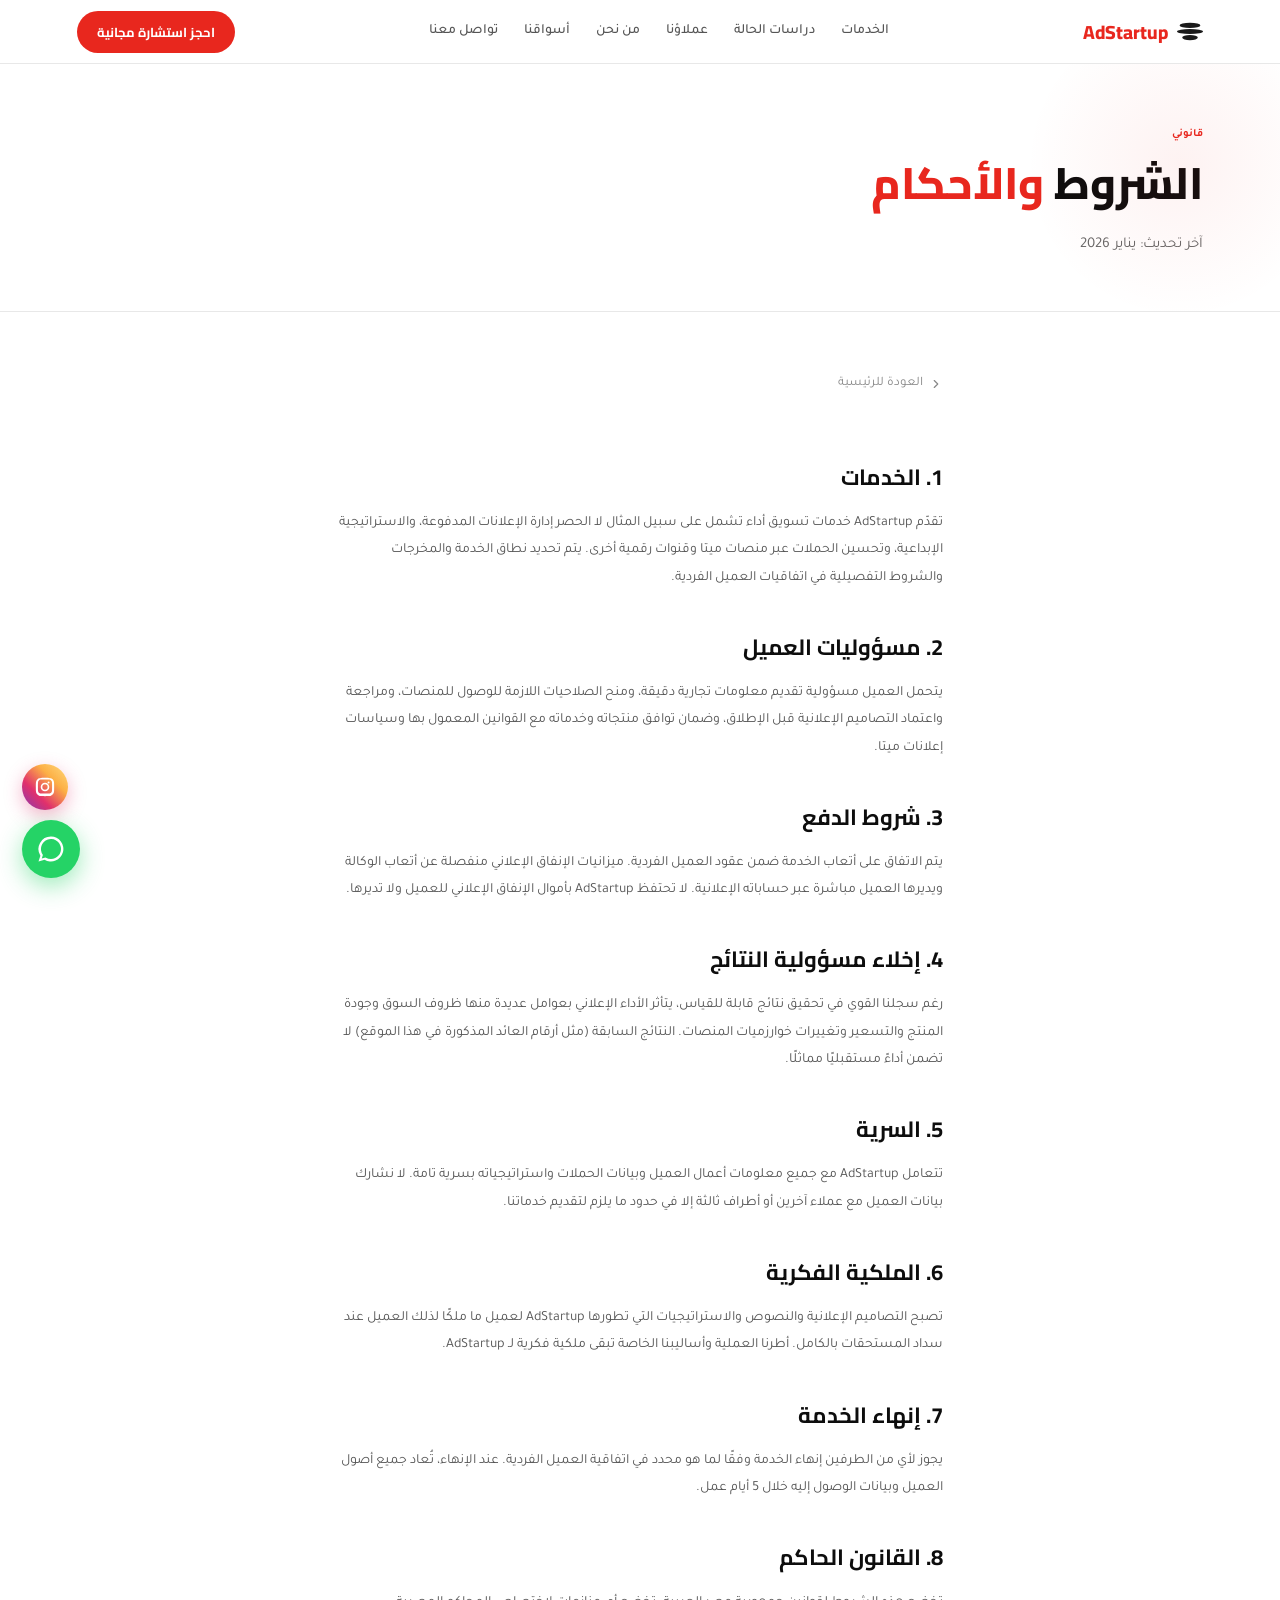
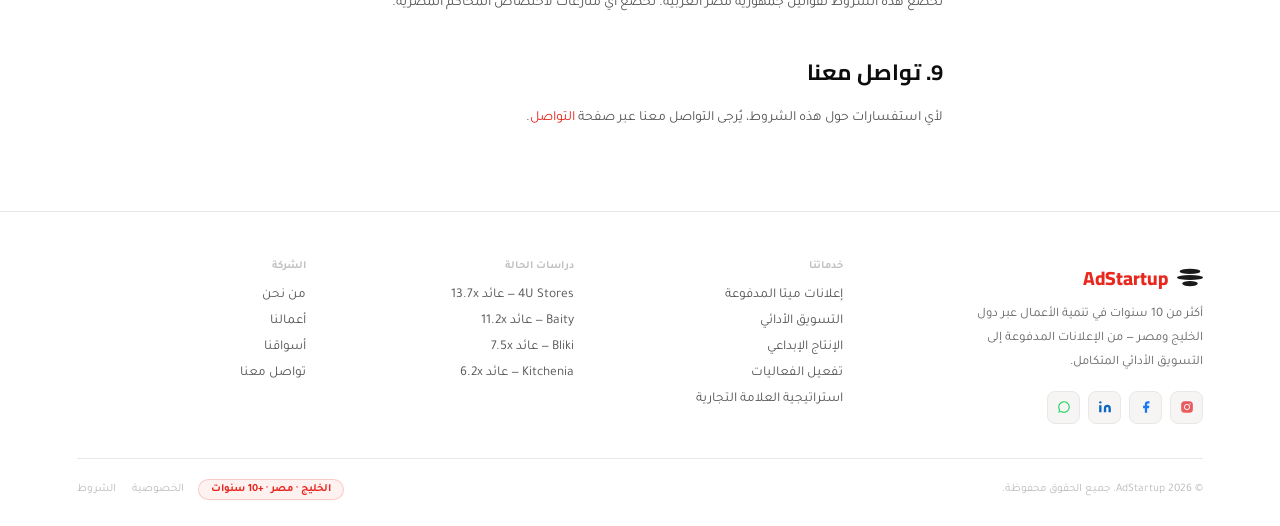
<file: terms.html>
<!DOCTYPE html>
<html lang="ar" dir="rtl">
<head>
<!-- Google Tag Manager -->
<script>(function(w,d,s,l,i){w[l]=w[l]||[];w[l].push({'gtm.start':
new Date().getTime(),event:'gtm.js'});var f=d.getElementsByTagName(s)[0],
j=d.createElement(s),dl=l!='dataLayer'?'&l='+l:'';j.async=true;j.src=
'https://www.googletagmanager.com/gtm.js?id='+i+dl;f.parentNode.insertBefore(j,f);
})(window,document,'script','dataLayer','GTM-M8WR32PK');</script>
<!-- End Google Tag Manager -->
<!-- Google tag (gtag.js) -->
<script async src="https://www.googletagmanager.com/gtag/js?id=G-V58XJ2E5J3"></script>
<script>
  window.dataLayer = window.dataLayer || [];
  function gtag(){dataLayer.push(arguments);}
  gtag('js', new Date());
  gtag('config', 'G-V58XJ2E5J3');
</script>
<meta charset="UTF-8">
<meta name="viewport" content="width=device-width, initial-scale=1.0">
<title>الشروط والأحكام — AdStartup</title>
<link rel="canonical" href="https://ad-startup.com/terms.html">
<link href="https://fonts.googleapis.com/css2?family=Cairo:wght@600;700;800;900&family=Tajawal:wght@300;400;500;700;900&display=swap" rel="stylesheet">
<link rel="stylesheet" href="css/style.css">
</head>
<body>
<!-- Google Tag Manager (noscript) -->
<noscript><iframe src="https://www.googletagmanager.com/ns.html?id=GTM-M8WR32PK"
height="0" width="0" style="display:none;visibility:hidden"></iframe></noscript>
<!-- End Google Tag Manager (noscript) -->

<nav>
  <a href="index.html" class="nav-logo">
    <svg width="26" height="19" viewBox="0 0 30 21" fill="none"><ellipse cx="15" cy="3.5" rx="12" ry="3" fill="#1a1a1a"/><ellipse cx="15" cy="10.5" rx="15" ry="3" fill="#1a1a1a"/><ellipse cx="15" cy="17.5" rx="9" ry="3" fill="#1a1a1a"/></svg>
    <span class="nav-logo-text">AdStartup</span>
  </a>
  <div class="nav-links">
    <a href="services.html">الخدمات</a>
    <a href="case-studies.html">دراسات الحالة</a>
    <a href="clients.html">عملاؤنا</a>
    <a href="about.html">من نحن</a>
    <a href="coverage.html">أسواقنا</a>
    <a href="contact.html">تواصل معنا</a>
  </div>
  <div style="display:flex;align-items:center;gap:10px">
    <button class="nav-cta" onclick="window.open('https://forms.gle/57zTSvPqAmtgZ2Su8','_blank')">احجز استشارة مجانية</button>
    <button class="nav-burger" id="navBurger" aria-label="فتح القائمة"><svg viewBox="0 0 24 24"><line x1="3" y1="6" x2="21" y2="6"/><line x1="3" y1="12" x2="21" y2="12"/><line x1="3" y1="18" x2="21" y2="18"/></svg></button>
  </div>
</nav>
<div class="nav-mobile" id="navMobile">
  <a href="services.html">الخدمات</a><a href="case-studies.html">دراسات الحالة</a><a href="clients.html">عملاؤنا</a><a href="about.html">من نحن</a><a href="coverage.html">أسواقنا</a><a href="contact.html">تواصل معنا</a>
</div>

<div class="page-hero">
  <div class="page-hero-eye">قانوني</div>
  <h1>الشروط <em>والأحكام</em></h1>
  <p>آخر تحديث: يناير 2026</p>
</div>

<div class="legal-body">
  <a href="index.html" class="back-btn"><svg viewBox="0 0 24 24"><polyline points="15 18 9 12 15 6"/></svg> العودة للرئيسية</a>
  <h2>1. الخدمات</h2>
  <p>تقدّم AdStartup خدمات تسويق أداء تشمل على سبيل المثال لا الحصر إدارة الإعلانات المدفوعة، والاستراتيجية الإبداعية، وتحسين الحملات عبر منصات ميتا وقنوات رقمية أخرى. يتم تحديد نطاق الخدمة والمخرجات والشروط التفصيلية في اتفاقيات العميل الفردية.</p>
  <h2>2. مسؤوليات العميل</h2>
  <p>يتحمل العميل مسؤولية تقديم معلومات تجارية دقيقة، ومنح الصلاحيات اللازمة للوصول للمنصات، ومراجعة واعتماد التصاميم الإعلانية قبل الإطلاق، وضمان توافق منتجاته وخدماته مع القوانين المعمول بها وسياسات إعلانات ميتا.</p>
  <h2>3. شروط الدفع</h2>
  <p>يتم الاتفاق على أتعاب الخدمة ضمن عقود العميل الفردية. ميزانيات الإنفاق الإعلاني منفصلة عن أتعاب الوكالة ويديرها العميل مباشرة عبر حساباته الإعلانية. لا تحتفظ AdStartup بأموال الإنفاق الإعلاني للعميل ولا تديرها.</p>
  <h2>4. إخلاء مسؤولية النتائج</h2>
  <p>رغم سجلنا القوي في تحقيق نتائج قابلة للقياس، يتأثر الأداء الإعلاني بعوامل عديدة منها ظروف السوق وجودة المنتج والتسعير وتغييرات خوارزميات المنصات. النتائج السابقة (مثل أرقام العائد المذكورة في هذا الموقع) لا تضمن أداءً مستقبليًا مماثلًا.</p>
  <h2>5. السرية</h2>
  <p>تتعامل AdStartup مع جميع معلومات أعمال العميل وبيانات الحملات واستراتيجياته بسرية تامة. لا نشارك بيانات العميل مع عملاء آخرين أو أطراف ثالثة إلا في حدود ما يلزم لتقديم خدماتنا.</p>
  <h2>6. الملكية الفكرية</h2>
  <p>تصبح التصاميم الإعلانية والنصوص والاستراتيجيات التي تطورها AdStartup لعميل ما ملكًا لذلك العميل عند سداد المستحقات بالكامل. أطرنا العملية وأساليبنا الخاصة تبقى ملكية فكرية لـ AdStartup.</p>
  <h2>7. إنهاء الخدمة</h2>
  <p>يجوز لأي من الطرفين إنهاء الخدمة وفقًا لما هو محدد في اتفاقية العميل الفردية. عند الإنهاء، تُعاد جميع أصول العميل وبيانات الوصول إليه خلال 5 أيام عمل.</p>
  <h2>8. القانون الحاكم</h2>
  <p>تخضع هذه الشروط لقوانين جمهورية مصر العربية. تخضع أي منازعات لاختصاص المحاكم المصرية.</p>
  <h2>9. تواصل معنا</h2>
  <p>لأي استفسارات حول هذه الشروط، يُرجى التواصل معنا عبر صفحة <a href="contact.html" style="color:var(--red)">التواصل</a>.</p>
</div>

<footer class="reveal">
  <div class="ft">
    <div>
      <a href="index.html" class="fb-logo">
        <svg width="26" height="19" viewBox="0 0 30 21" fill="none"><ellipse cx="15" cy="3.5" rx="12" ry="3" fill="#1a1a1a"/><ellipse cx="15" cy="10.5" rx="15" ry="3" fill="#1a1a1a"/><ellipse cx="15" cy="17.5" rx="9" ry="3" fill="#1a1a1a"/></svg>
        <span class="fb-logo-text">AdStartup</span>
      </a>
      <div class="fb-desc">أكثر من 10 سنوات في تنمية الأعمال عبر دول الخليج ومصر — من الإعلانات المدفوعة إلى التسويق الأدائي المتكامل.</div>
      <div class="fb-social">
        <a class="fb-s" href="https://www.instagram.com/adstart_up/" target="_blank" title="انستغرام"><svg width="14" height="14" viewBox="0 0 24 24" fill="none"><defs><linearGradient id="igg" x1="0" y1="24" x2="24" y2="0"><stop offset="0" stop-color="#FFDC80"/><stop offset=".3" stop-color="#FCAF45"/><stop offset=".6" stop-color="#E1306C"/><stop offset="1" stop-color="#833AB4"/></linearGradient></defs><rect x="2" y="2" width="20" height="20" rx="6" fill="url(#igg)"/><circle cx="12" cy="12" r="4.5" fill="none" stroke="#fff" stroke-width="1.6"/><circle cx="17.2" cy="6.8" r="1.1" fill="#fff"/></svg></a>
        <a class="fb-s" href="https://www.facebook.com/profile.php?id=100075846233919" target="_blank" title="فيسبوك"><svg width="14" height="14" viewBox="0 0 24 24" fill="none"><path d="M18 2h-3a5 5 0 00-5 5v3H7v4h3v8h4v-8h3l1-4h-4V7a1 1 0 011-1h3z" fill="#1877F2"/></svg></a>
        <a class="fb-s" href="https://www.linkedin.com/company/adstartup" target="_blank" title="لينكدإن"><svg width="14" height="14" viewBox="0 0 24 24" fill="none"><path d="M16 8a6 6 0 016 6v7h-4v-7a2 2 0 00-2-2 2 2 0 00-2 2v7h-4v-7a6 6 0 016-6z" fill="#0A66C2"/><rect x="2" y="9" width="4" height="12" fill="#0A66C2"/><circle cx="4" cy="4" r="2" fill="#0A66C2"/></svg></a>
        <a class="fb-s" href="https://wa.me/966572771928" target="_blank" title="واتساب"><svg width="14" height="14" viewBox="0 0 24 24" fill="#25D366"><path d="M12 2a10 10 0 00-8.5 15.3L2 22l4.8-1.4A10 10 0 1012 2zm0 18a8 8 0 01-4.1-1.1l-.3-.2-3 .9.9-2.9-.2-.3A8 8 0 1112 20z"/></svg></a>
      </div>
    </div>
    <div class="fc">
      <h4>خدماتنا</h4>
      <a href="services.html">إعلانات ميتا المدفوعة</a>
      <a href="services.html">التسويق الأدائي</a>
      <a href="services.html">الإنتاج الإبداعي</a>
      <a href="services.html">تفعيل الفعاليات</a>
      <a href="services.html">استراتيجية العلامة التجارية</a>
    </div>
    <div class="fc">
      <h4>دراسات الحالة</h4>
      <a href="case-studies.html#4u-stores">4U Stores — عائد 13.7x</a>
      <a href="case-studies.html#baity">Baity — عائد 11.2x</a>
      <a href="case-studies.html#bliki">Bliki — عائد 7.5x</a>
      <a href="case-studies.html#kitchenia">Kitchenia — عائد 6.2x</a>
    </div>
    <div class="fc">
      <h4>الشركة</h4>
      <a href="about.html">من نحن</a>
      <a href="case-studies.html">أعمالنا</a>
      <a href="coverage.html">أسواقنا</a>
      <a href="contact.html">تواصل معنا</a>
    </div>
  </div>
  <div class="fb-bottom">
    <span class="fb-copy">© 2026 AdStartup. جميع الحقوق محفوظة.</span>
    <div style="display:flex;align-items:center;gap:14px">
      <span class="fb-badge">الخليج · مصر · +10 سنوات</span>
      <div class="fb-legal"><a href="privacy.html">الخصوصية</a><a href="terms.html">الشروط</a></div>
    </div>
  </div>
</footer>

<a class="ig-float" href="https://www.instagram.com/adstart_up/" target="_blank" aria-label="راسلنا على إنستغرام">
  <svg viewBox="0 0 24 24" fill="#fff"><path d="M12 2c2.7 0 3.05.01 4.12.06 1.06.05 1.79.22 2.43.47.66.26 1.21.6 1.76 1.15.5.5.9 1.1 1.15 1.76.25.64.42 1.37.47 2.43.05 1.07.06 1.42.06 4.12s-.01 3.05-.06 4.12c-.05 1.06-.22 1.79-.47 2.43a4.9 4.9 0 01-1.15 1.76 4.9 4.9 0 01-1.76 1.15c-.64.25-1.37.42-2.43.47-1.07.05-1.42.06-4.12.06s-3.05-.01-4.12-.06c-1.06-.05-1.79-.22-2.43-.47a4.9 4.9 0 01-1.76-1.15 4.9 4.9 0 01-1.15-1.76c-.25-.64-.42-1.37-.47-2.43C2.01 15.05 2 14.7 2 12s.01-3.05.06-4.12c.05-1.06.22-1.79.47-2.43.26-.66.6-1.21 1.15-1.76.5-.5 1.1-.9 1.76-1.15.64-.25 1.37-.42 2.43-.47C8.95 2.01 9.3 2 12 2zm0 1.8c-2.65 0-2.97.01-4.01.06-.87.04-1.34.18-1.65.3-.42.16-.71.36-1.02.67-.31.31-.5.6-.67 1.02-.12.31-.26.78-.3 1.65-.05 1.04-.06 1.36-.06 4.01s.01 2.97.06 4.01c.04.87.18 1.34.3 1.65.16.42.36.71.67 1.02.31.31.6.5 1.02.67.31.12.78.26 1.65.3 1.04.05 1.36.06 4.01.06s2.97-.01 4.01-.06c.87-.04 1.34-.18 1.65-.3.42-.16.71-.36 1.02-.67.31-.31.5-.6.67-1.02.12-.31.26-.78.3-1.65.05-1.04.06-1.36.06-4.01s-.01-2.97-.06-4.01c-.04-.87-.18-1.34-.3-1.65a2.7 2.7 0 00-.67-1.02 2.7 2.7 0 00-1.02-.67c-.31-.12-.78-.26-1.65-.3-1.04-.05-1.36-.06-4.01-.06zm0 3.5a4.7 4.7 0 110 9.4 4.7 4.7 0 010-9.4zm0 1.8a2.9 2.9 0 100 5.8 2.9 2.9 0 000-5.8zm5-2a1.1 1.1 0 11-2.2 0 1.1 1.1 0 012.2 0z"/></svg>
</a>
<a class="wa-float" href="https://wa.me/966572771928" target="_blank" aria-label="تواصل عبر واتساب">
  <svg viewBox="0 0 24 24"><path d="M12 2a10 10 0 00-8.5 15.3L2 22l4.8-1.4A10 10 0 1012 2zm0 18a8 8 0 01-4.1-1.1l-.3-.2-3 .9.9-2.9-.2-.3A8 8 0 1112 20z"/></svg>
</a>

<script src="js/script.js"></script>
</body>
</html>
</file>
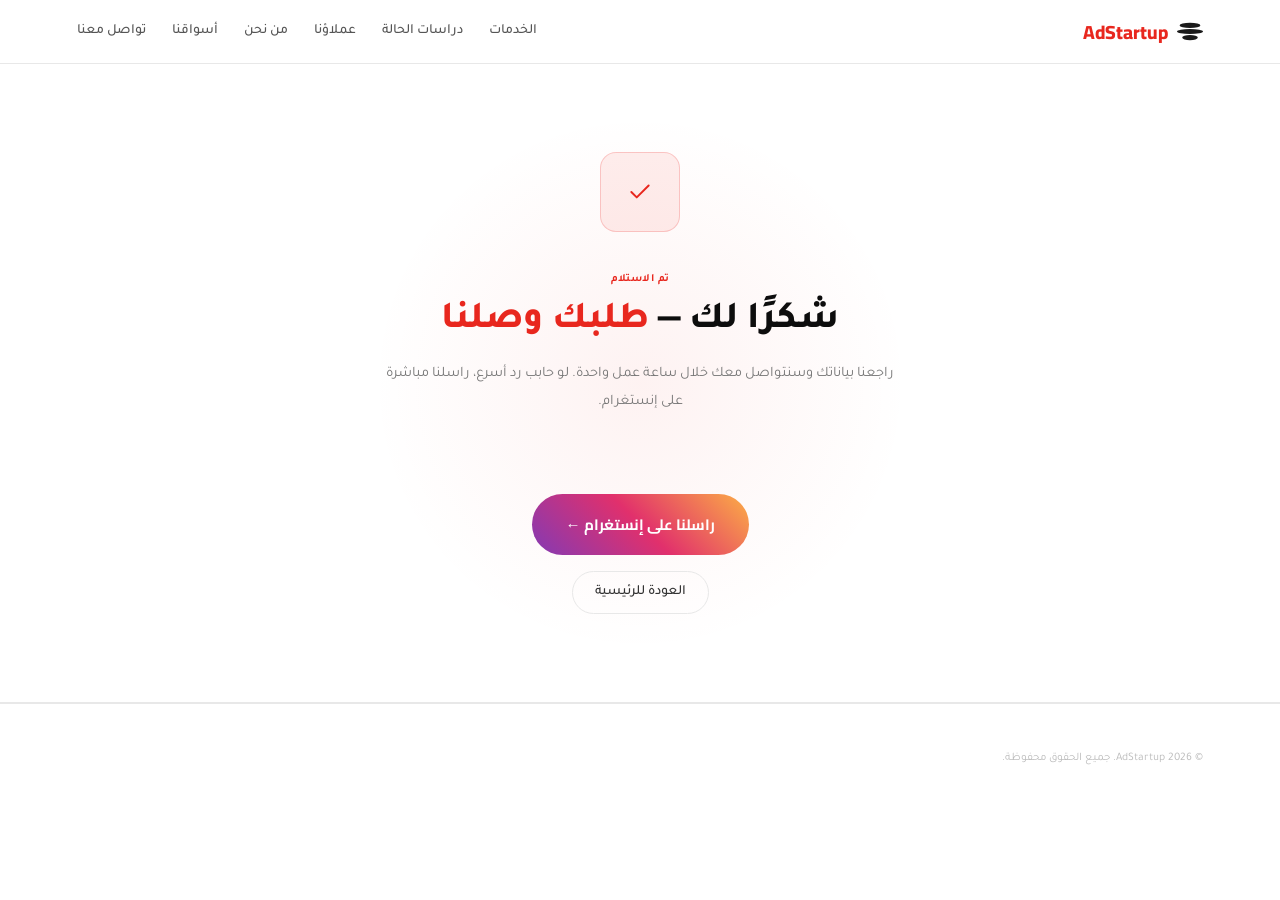
<file: thank-you.html>
<!DOCTYPE html>
<html lang="ar" dir="rtl">
<head>
<!-- Google Tag Manager -->
<script>(function(w,d,s,l,i){w[l]=w[l]||[];w[l].push({'gtm.start':
new Date().getTime(),event:'gtm.js'});var f=d.getElementsByTagName(s)[0],
j=d.createElement(s),dl=l!='dataLayer'?'&l='+l:'';j.async=true;j.src=
'https://www.googletagmanager.com/gtm.js?id='+i+dl;f.parentNode.insertBefore(j,f);
})(window,document,'script','dataLayer','GTM-M8WR32PK');</script>
<!-- End Google Tag Manager -->
<!-- Google tag (gtag.js) -->
<script async src="https://www.googletagmanager.com/gtag/js?id=G-V58XJ2E5J3"></script>
<script>
  window.dataLayer = window.dataLayer || [];
  function gtag(){dataLayer.push(arguments);}
  gtag('js', new Date());
  gtag('config', 'G-V58XJ2E5J3');
</script>
<meta charset="UTF-8">
<meta name="viewport" content="width=device-width, initial-scale=1.0">
<title>تم استلام طلبك — AdStartup</title>
<meta name="robots" content="noindex">
<link href="https://fonts.googleapis.com/css2?family=Cairo:wght@600;700;800;900&family=Tajawal:wght@300;400;500;700;900&display=swap" rel="stylesheet">
<link rel="stylesheet" href="css/style.css">
<script>
  // Fires once the thank-you page loads — i.e. only after a successful form submit.
  // This is the actual lead conversion event: wire it to a Google Ads / GA4 conversion.
  window.dataLayer = window.dataLayer || [];
  dataLayer.push({'event': 'lead_form_submit'});
  gtag('event', 'generate_lead', {
    'event_category': 'lead_form',
    'event_label': 'consultation_request'
  });
</script>
</head>
<body>
<!-- Google Tag Manager (noscript) -->
<noscript><iframe src="https://www.googletagmanager.com/ns.html?id=GTM-M8WR32PK"
height="0" width="0" style="display:none;visibility:hidden"></iframe></noscript>
<!-- End Google Tag Manager (noscript) -->

<nav>
  <a href="index.html" class="nav-logo">
    <svg width="26" height="19" viewBox="0 0 30 21" fill="none"><ellipse cx="15" cy="3.5" rx="12" ry="3" fill="#1a1a1a"/><ellipse cx="15" cy="10.5" rx="15" ry="3" fill="#1a1a1a"/><ellipse cx="15" cy="17.5" rx="9" ry="3" fill="#1a1a1a"/></svg>
    <span class="nav-logo-text">AdStartup</span>
  </a>
  <div class="nav-links">
    <a href="services.html">الخدمات</a>
    <a href="case-studies.html">دراسات الحالة</a>
    <a href="clients.html">عملاؤنا</a>
    <a href="about.html">من نحن</a>
    <a href="coverage.html">أسواقنا</a>
    <a href="contact.html">تواصل معنا</a>
  </div>
</nav>

<section class="cta" style="min-height:60vh;display:flex;flex-direction:column;align-items:center;justify-content:center">
  <div class="lead-icon" style="width:80px;height:80px;position:relative;z-index:1">
    <svg viewBox="0 0 24 24" fill="none" stroke="var(--red)" stroke-width="1.8" stroke-linecap="round" stroke-linejoin="round"><polyline points="20 6 9 17 4 12"/></svg>
  </div>
  <div class="sh" style="margin-top:20px">
    <div class="sh-eye">تم الاستلام</div>
    <div class="sh-title">شكرًا لك — <em>طلبك وصلنا</em></div>
    <div class="sh-sub">راجعنا بياناتك وسنتواصل معك خلال ساعة عمل واحدة. لو حابب رد أسرع، راسلنا مباشرة على إنستغرام.</div>
  </div>
  <a href="https://www.instagram.com/adstart_up/" target="_blank" class="cta-btn" style="background:linear-gradient(45deg,#833AB4,#E1306C,#FCAF45)">راسلنا على إنستغرام ←</a>
  <a href="index.html" class="btn-ghost" style="margin-top:16px;position:relative;z-index:1">العودة للرئيسية</a>
</section>

<footer class="reveal">
  <div class="fb-bottom" style="padding-top:0">
    <span class="fb-copy">© 2026 AdStartup. جميع الحقوق محفوظة.</span>
  </div>
</footer>

<script src="js/script.js"></script>
</body>
</html>
</file>
<file: css/style.css>
/* AdStartup — shared stylesheet (RTL / Arabic) */
:root{
  --red:#E8271E;--redd:#C01E16;--redl:rgba(232,39,30,.08);
  --blk:#0D0D0D;--wht:#fff;--gray:#f6f5f3;--muted:#888;--border:#e8e8e8;
}
*{box-sizing:border-box;margin:0;padding:0}
html{scroll-behavior:smooth}
body{font-family:'Tajawal',sans-serif;background:#fff;color:var(--blk);overflow-x:hidden;text-align:right}
h1,h2,h3,.brand,.logo-item{font-family:'Cairo',sans-serif}
a{text-decoration:none;color:inherit}
ul{list-style:none}

/* ── NAV ── */
nav{position:sticky;top:0;z-index:100;background:rgba(255,255,255,.95);backdrop-filter:blur(12px);border-bottom:1px solid var(--border);padding:0 6vw;display:flex;align-items:center;justify-content:space-between;height:64px}
.nav-logo{display:flex;align-items:center;gap:9px}
.nav-logo-text{font-family:'Cairo',sans-serif;font-size:19px;font-weight:800;color:var(--red);direction:ltr}
.nav-links{display:flex;align-items:center;gap:26px}
.nav-links a{font-size:14px;font-weight:500;color:#555;transition:color .15s}
.nav-links a:hover,.nav-links a[aria-current="page"]{color:var(--red)}
.nav-cta{display:inline-flex;align-items:center;gap:7px;background:var(--red);color:#fff;font-family:'Cairo',sans-serif;font-size:13px;font-weight:700;padding:9px 20px;border-radius:100px;transition:background .18s,transform .15s;border:none;cursor:pointer}
.nav-cta:hover{background:var(--redd);transform:translateY(-1px)}
.nav-burger{display:none;background:none;border:none;cursor:pointer;padding:6px}
.nav-burger svg{width:24px;height:24px;stroke:var(--blk);stroke-width:2;fill:none;stroke-linecap:round}
.nav-mobile{display:none;flex-direction:column;background:#fff;border-bottom:1px solid var(--border);padding:8px 6vw 18px}
.nav-mobile.open{display:flex}
.nav-mobile a{padding:12px 0;font-size:15px;font-weight:500;color:#333;border-bottom:1px solid var(--border)}
.nav-mobile a:last-child{border-bottom:none}

/* ── SCROLL ANIMATIONS ── */
.reveal{opacity:0;transform:translateY(28px);transition:opacity .6s cubic-bezier(.22,1,.36,1),transform .6s cubic-bezier(.22,1,.36,1)}
.reveal.visible{opacity:1;transform:translateY(0)}
.reveal-side{opacity:0;transform:translateX(24px);transition:opacity .6s cubic-bezier(.22,1,.36,1),transform .6s cubic-bezier(.22,1,.36,1)}
.reveal-side.visible{opacity:1;transform:translateX(0)}
.stagger-children>*{opacity:0;transform:translateY(22px);transition:opacity .5s cubic-bezier(.22,1,.36,1),transform .5s cubic-bezier(.22,1,.36,1)}
.stagger-children.visible>*:nth-child(1){opacity:1;transform:translateY(0);transition-delay:.05s}
.stagger-children.visible>*:nth-child(2){opacity:1;transform:translateY(0);transition-delay:.13s}
.stagger-children.visible>*:nth-child(3){opacity:1;transform:translateY(0);transition-delay:.21s}
.stagger-children.visible>*:nth-child(4){opacity:1;transform:translateY(0);transition-delay:.29s}
.stagger-children.visible>*:nth-child(5){opacity:1;transform:translateY(0);transition-delay:.37s}
.stagger-children.visible>*:nth-child(6){opacity:1;transform:translateY(0);transition-delay:.45s}
.stagger-children.visible>*:nth-child(7){opacity:1;transform:translateY(0);transition-delay:.53s}
.stagger-children.visible>*:nth-child(8){opacity:1;transform:translateY(0);transition-delay:.61s}

/* ── HERO ── */
.hero{background:#fff;padding:64px 6vw 72px;display:grid;grid-template-columns:1.1fr 1fr;gap:48px;align-items:center;position:relative;overflow:hidden;border-bottom:1px solid var(--border)}
.hero::after{content:'';position:absolute;top:-80px;inset-inline-start:-80px;width:480px;height:480px;background:radial-gradient(circle,rgba(232,39,30,.07) 0%,transparent 68%);pointer-events:none}
.eyebrow{display:inline-flex;align-items:center;gap:8px;font-size:12px;font-weight:600;color:var(--red);background:rgba(232,39,30,.07);padding:6px 14px;border-radius:100px;border:1px solid rgba(232,39,30,.18);margin-bottom:20px}
.eyebrow-dot{width:6px;height:6px;border-radius:50%;background:var(--red);animation:blink 1.8s infinite}
@keyframes blink{0%,100%{opacity:1}50%{opacity:.3}}
.hero h1{font-size:clamp(30px,4vw,52px);font-weight:800;line-height:1.35;letter-spacing:0;margin-bottom:18px}
.hero h1 em{font-style:normal;color:var(--red)}
.hero-sub{font-size:16px;color:#666;line-height:1.9;max-width:480px;margin-bottom:30px}
.hero-actions{display:flex;gap:12px;flex-wrap:wrap}
.btn-red{display:inline-flex;align-items:center;gap:8px;background:var(--red);color:#fff;font-family:'Cairo',sans-serif;font-size:14px;font-weight:700;padding:13px 26px;border-radius:100px;transition:background .18s,transform .15s;cursor:pointer;border:none}
.btn-red:hover{background:var(--redd);transform:translateY(-1px)}
.btn-ghost{display:inline-flex;align-items:center;gap:6px;border:1.5px solid var(--border);color:#333;font-size:14px;font-weight:500;padding:12px 22px;border-radius:100px;transition:border-color .18s,color .18s}
.btn-ghost:hover{border-color:var(--red);color:var(--red)}
.metrics-card{background:#fff;border:1px solid var(--border);border-radius:20px;padding:24px;box-shadow:0 12px 40px rgba(0,0,0,.07)}
.mc-top{background:var(--red);border-radius:12px;padding:22px 24px;margin-bottom:12px;text-align:center}
.mc-big{font-family:'Cairo',sans-serif;font-size:44px;font-weight:800;color:#fff;line-height:1;direction:ltr}
.mc-lbl{font-size:12px;color:rgba(255,255,255,.75);margin-top:4px}
.mc-grid{display:grid;grid-template-columns:1fr 1fr;gap:10px}
.mc-cell{background:var(--gray);border-radius:10px;padding:14px 16px}
.mc-val{font-family:'Cairo',sans-serif;font-size:21px;font-weight:700;color:var(--blk);direction:ltr;display:block}
.mc-sub{font-size:11.5px;color:var(--muted);margin-top:2px}

/* ── URGENCY BAR ── */
.urgency-bar{background:var(--red);padding:11px 6vw;text-align:center;font-size:13px;color:#fff;font-weight:500}
.urgency-bar strong{font-weight:800}
.urgency-bar a{text-decoration:underline;cursor:pointer;font-weight:700}

/* ── LOGO SCROLL / TICKER ── */
.logos-wrap{background:#fff;padding:32px 0;overflow:hidden;border-bottom:1px solid var(--border)}
.logos-label{text-align:center;font-size:11px;letter-spacing:.06em;color:#bbb;margin-bottom:22px;font-weight:600}
.logos-strip{position:relative;overflow:hidden;border-top:1px solid #ececec;border-bottom:1px solid #ececec;padding:22px 0}
.logos-strip::before,.logos-strip::after{content:'';position:absolute;top:0;bottom:0;width:100px;z-index:2;pointer-events:none}
.logos-strip::before{inset-inline-start:0;background:linear-gradient(to var(--dir-end,left),#fff 40%,transparent)}
.logos-strip::after{inset-inline-end:0;background:linear-gradient(to var(--dir-start,right),#fff 40%,transparent)}
.logos-track{display:flex;align-items:center;gap:50px;width:max-content;animation:as-scroll 32s linear infinite}
.logos-strip:hover .logos-track{animation-play-state:paused}
@keyframes as-scroll{0%{transform:translateX(0)}100%{transform:translateX(50%)}}
.logo-item{font-size:18px;font-weight:700;white-space:nowrap;opacity:.5;filter:grayscale(100%);transition:opacity .3s,filter .3s;direction:ltr}
.logo-item:hover{opacity:1;filter:grayscale(0%)}
.ticker{background:#fff;padding:14px 0;overflow:hidden;border-top:1px solid var(--border);border-bottom:1px solid var(--border)}
.ticker-inner{display:flex;animation:scroll 22s linear infinite;width:max-content}
.tick{display:flex;align-items:center;gap:10px;padding:0 26px;font-size:12px;color:#aaa;white-space:nowrap;font-weight:600}
.tick-dot{width:4px;height:4px;border-radius:50%;background:var(--red);flex-shrink:0}
@keyframes scroll{0%{transform:translateX(0)}100%{transform:translateX(50%)}}

/* ── STATS ── */
.stats{background:#fff;padding:60px 6vw;border-bottom:1px solid var(--border)}
.stats-grid{display:grid;grid-template-columns:repeat(3,1fr);gap:20px;max-width:860px;margin:0 auto}
.stat{background:#fff;border:1px solid var(--border);border-radius:14px;padding:40px 22px;text-align:center;position:relative;overflow:hidden;transition:transform .2s,box-shadow .2s}
.stat::before{content:'';position:absolute;top:0;inset-inline-start:0;inset-inline-end:0;height:3px;background:var(--red)}
.stat:hover{transform:translateY(-3px);box-shadow:0 14px 44px rgba(0,0,0,.06)}
.stat-n{font-family:'Cairo',sans-serif;font-size:clamp(36px,4.6vw,56px);font-weight:800;color:var(--red);line-height:1;direction:ltr}
.stat-l{font-size:12.5px;color:var(--muted);margin-top:8px;font-weight:600}

/* ── SECTION HEADER ── */
.sh{text-align:center;margin-bottom:48px}
.sh-eye{display:inline-block;font-size:11px;letter-spacing:.04em;color:var(--red);font-weight:700;margin-bottom:10px}
.sh-title{font-size:clamp(24px,3.2vw,38px);font-weight:800;line-height:1.4}
.sh-title em{font-style:normal;color:var(--red)}
.sh-sub{font-size:14.5px;color:#777;margin-top:12px;line-height:1.9;max-width:520px;margin-inline:auto}

/* ── HOW IT WORKS ── */
.how{padding:80px 6vw;background:#fff;border-bottom:1px solid var(--border)}
.steps{display:grid;grid-template-columns:repeat(3,1fr);gap:26px}
.step{background:#fff;border-radius:18px;padding:34px 26px;border:1px solid var(--border);transition:transform .2s,box-shadow .2s}
.step:hover{transform:translateY(-4px);box-shadow:0 14px 44px rgba(0,0,0,.08)}
.step-n{font-size:11px;font-weight:700;color:var(--red);background:rgba(232,39,30,.08);padding:4px 12px;border-radius:100px;display:inline-block;margin-bottom:16px;direction:ltr}
.step-icon{width:46px;height:46px;background:var(--red);border-radius:12px;display:flex;align-items:center;justify-content:center;margin-bottom:16px}
.step-icon svg{width:23px;height:23px;stroke:#fff;fill:none;stroke-width:1.8;stroke-linecap:round;stroke-linejoin:round}
.step-title{font-family:'Cairo',sans-serif;font-size:17px;font-weight:700;margin-bottom:10px}
.step-desc{font-size:13.5px;color:#666;line-height:1.9}

/* ── CASE / SERVICE CARDS ── */
.grid-2{display:grid;grid-template-columns:repeat(2,1fr);gap:22px}
.cc,.svc-card,.cs-card{border:1px solid var(--border);border-radius:18px;transition:transform .2s,box-shadow .2s,border-color .2s;position:relative;overflow:hidden;background:#fff}
.cc{padding:28px}
.cc::before,.svc-card::before{content:'';position:absolute;top:0;inset-inline-start:0;inset-inline-end:0;height:3px;background:var(--red)}
.cc:hover,.cs-card:hover{transform:translateY(-3px);box-shadow:0 14px 44px rgba(0,0,0,.08);border-color:rgba(232,39,30,.25)}
.cc-top{display:flex;justify-content:space-between;align-items:flex-start;margin-bottom:16px;gap:8px}
.cc-tag{font-size:11px;color:var(--red);background:rgba(232,39,30,.07);padding:4px 12px;border-radius:100px;border:1px solid rgba(232,39,30,.15);font-weight:600}
.cc-roas{font-family:'Cairo',sans-serif;font-size:13px;font-weight:700;color:#fff;background:var(--red);padding:4px 14px;border-radius:100px;white-space:nowrap;direction:ltr}
.cc-name{font-family:'Cairo',sans-serif;font-size:19px;font-weight:700;margin-bottom:3px}
.cc-ind{font-size:12.5px;color:var(--muted);margin-bottom:16px}
.cc-metrics{display:grid;grid-template-columns:repeat(3,1fr);gap:10px;margin-bottom:16px}
.cm{background:var(--gray);border-radius:9px;padding:11px 13px;text-align:center}
.cm-val{font-family:'Cairo',sans-serif;font-size:16px;font-weight:700;direction:ltr;display:block}
.cm-val.g{color:#0a8a4a}
.cm-lbl{font-size:10.5px;color:var(--muted);margin-top:2px;font-weight:600}
.cc-note{font-size:13px;color:#666;line-height:1.8;border-inline-start:2px solid var(--red);padding-inline-start:10px}

/* ── CASE STUDIES FULL PAGE ── */
.cs-header{background:var(--red);padding:26px 26px 22px;position:relative}
.cs-roas-big{font-family:'Cairo',sans-serif;font-size:46px;font-weight:800;color:#fff;line-height:1;direction:ltr}
.cs-roas-label{font-size:12px;color:rgba(255,255,255,.75);margin-top:4px}
.cs-badge{position:absolute;top:18px;inset-inline-start:18px;font-size:10.5px;background:rgba(255,255,255,.15);color:#fff;padding:4px 12px;border-radius:100px}
.cs-body{padding:26px}
.cs-name{font-family:'Cairo',sans-serif;font-size:21px;font-weight:700;margin-bottom:3px}
.cs-ind{font-size:12.5px;color:var(--muted);margin-bottom:18px}
.cs-stats{display:grid;grid-template-columns:repeat(3,1fr);gap:10px;margin-bottom:18px}
.cs-stat{background:var(--gray);border-radius:9px;padding:12px;text-align:center}
.cs-stat-val{font-family:'Cairo',sans-serif;font-size:17px;font-weight:700;color:var(--blk);direction:ltr;display:block}
.cs-stat-val.g{color:#0a8a4a}
.cs-stat-lbl{font-size:10.5px;color:var(--muted);margin-top:2px;font-weight:600}
.cs-note{font-size:13px;color:#555;line-height:1.85;border-inline-start:2px solid var(--red);padding-inline-start:12px;margin-bottom:16px}
.cs-approach{font-size:13px;color:#666;line-height:1.85}
.cs-approach strong{color:var(--blk);font-weight:700}
.cta-row{margin-top:44px;background:var(--gray);border-radius:18px;padding:38px;text-align:center}
.cta-row h3{font-family:'Cairo',sans-serif;font-size:22px;font-weight:700;margin-bottom:10px}
.cta-row p{font-size:14px;color:#666;margin-bottom:22px}

/* ── TESTIMONIALS ── */
.testi{padding:80px 6vw;background:#fff;border-bottom:1px solid var(--border)}
.tgrid{display:grid;grid-template-columns:repeat(3,1fr);gap:18px}
.tc{background:#fff;border-radius:16px;padding:26px;border:1px solid var(--border);transition:transform .2s,box-shadow .2s;position:relative}
.tc:hover{transform:translateY(-3px);box-shadow:0 10px 36px rgba(0,0,0,.07)}
.tc-head{display:flex;align-items:center;gap:11px;margin-bottom:14px}
.tc-av{width:40px;height:40px;border-radius:50%;background:rgba(232,39,30,.1);border:1px solid rgba(232,39,30,.2);display:flex;align-items:center;justify-content:center;font-family:'Cairo',sans-serif;font-size:13px;font-weight:700;color:var(--red);flex-shrink:0}
.tc-name{font-family:'Cairo',sans-serif;font-size:13.5px;font-weight:700}
.tc-stars{color:#f59e0b;font-size:12px;margin-top:1px;direction:ltr}
.tc-body{font-size:13.5px;color:#555;line-height:1.95}

/* ── LEAD FORM SECTION ── */
.lead-mid{padding:76px 6vw;background:var(--gray);border-top:1px solid var(--border);border-bottom:1px solid var(--border)}
.lead-mid-inner{max-width:680px;margin:0 auto;text-align:center}
.lead-mid-inner .sh{margin-bottom:34px}
.lead-box{background:#fff;border:1px solid var(--border);border-radius:16px;padding:44px 32px;box-shadow:0 12px 44px rgba(0,0,0,.07);text-align:center}
.lead-icon{width:60px;height:60px;border-radius:16px;background:var(--redl);border:1px solid rgba(232,39,30,.2);display:flex;align-items:center;justify-content:center;margin:0 auto 18px}
.lead-icon svg{width:26px;height:26px;stroke:var(--red);fill:none;stroke-width:1.8;stroke-linecap:round;stroke-linejoin:round}
.lead-box-title{font-family:'Cairo',sans-serif;font-size:20px;font-weight:700;margin-bottom:10px}
.lead-box-desc{font-size:14px;color:#666;line-height:1.9;max-width:400px;margin:0 auto 26px}
.lead-trust{display:flex;justify-content:center;gap:26px;margin-top:20px;flex-wrap:wrap}
.lt{display:flex;align-items:center;gap:6px;font-size:12px;color:#888}
.lt-icon{width:14px;height:14px;background:var(--red);border-radius:50%;display:flex;align-items:center;justify-content:center;flex-shrink:0}
.lt-icon svg{width:8px;height:8px;stroke:#fff;fill:none;stroke-width:2.5}

/* ── CTA ── */
.cta{padding:88px 6vw;background:#fff;text-align:center;position:relative;overflow:hidden;border-bottom:1px solid var(--border)}
.cta::before{content:'';position:absolute;top:50%;left:50%;transform:translate(-50%,-50%);width:560px;height:560px;background:radial-gradient(circle,rgba(232,39,30,.06) 0%,transparent 68%);pointer-events:none}
.cta .sh-title,.cta .sh-sub{position:relative;z-index:1}
.cta-btn{position:relative;z-index:1;display:inline-flex;align-items:center;gap:10px;background:var(--red);color:#fff;font-family:'Cairo',sans-serif;font-size:15px;font-weight:700;padding:16px 34px;border-radius:100px;margin-top:30px;transition:background .18s,transform .15s,box-shadow .2s;cursor:pointer;border:none}
.cta-btn:hover{background:var(--redd);transform:translateY(-2px);box-shadow:0 10px 32px rgba(232,39,30,.3)}
.cta-note{position:relative;z-index:1;font-size:11.5px;color:#bbb;margin-top:14px}

/* ── FLOATING CONTACT BUTTONS ── */
.wa-float{position:fixed;bottom:22px;left:22px;z-index:200;width:58px;height:58px;border-radius:50%;background:#25D366;display:flex;align-items:center;justify-content:center;box-shadow:0 8px 24px rgba(37,211,102,.45);transition:transform .15s}
.wa-float:hover{transform:scale(1.08)}
.wa-float svg{width:30px;height:30px;fill:#fff}
.ig-float{position:fixed;bottom:90px;left:22px;z-index:200;width:46px;height:46px;border-radius:50%;background:linear-gradient(45deg,#833AB4,#E1306C,#FCAF45,#FFDC80);display:flex;align-items:center;justify-content:center;box-shadow:0 6px 18px rgba(225,48,108,.35);transition:transform .15s}
.ig-float:hover{transform:scale(1.08)}
.ig-float svg{width:22px;height:22px}

/* ── FOOTER ── */
footer{background:#fff;border-top:1px solid var(--border);padding:48px 6vw 26px}
.ft{display:grid;grid-template-columns:1.4fr 1fr 1fr 1fr;gap:40px;padding-bottom:34px;border-bottom:1px solid var(--border)}
.fb-logo{display:flex;align-items:center;gap:9px;margin-bottom:7px}
.fb-logo-text{font-family:'Cairo',sans-serif;font-size:19px;font-weight:800;color:var(--red);direction:ltr}
.fb-desc{font-size:13px;color:#666;line-height:1.85;margin-bottom:16px;max-width:230px}
.fb-social{display:flex;gap:8px}
.fb-s{width:33px;height:33px;border-radius:8px;background:var(--gray);border:1px solid var(--border);display:flex;align-items:center;justify-content:center;transition:background .18s}
.fb-s:hover{background:var(--border)}
.fc h4{font-size:11px;color:#c0c0c0;margin-bottom:14px;font-weight:700}
.fc a{display:block;font-size:13.5px;color:#555;margin-bottom:9px;transition:color .15s}
.fc a:hover{color:var(--red)}
.fb-bottom{display:flex;justify-content:space-between;align-items:center;flex-wrap:wrap;gap:12px;padding-top:20px}
.fb-copy{font-size:11.5px;color:#bbb}
.fb-badge{font-size:11px;background:rgba(232,39,30,.06);color:var(--red);padding:3px 12px;border-radius:100px;border:1px solid rgba(232,39,30,.2);font-weight:600}
.fb-legal{display:flex;gap:16px}
.fb-legal a{font-size:11.5px;color:#bbb;transition:color .15s}
.fb-legal a:hover{color:var(--red)}

/* ── INNER PAGES ── */
.page-hero{padding:64px 6vw 52px;border-bottom:1px solid var(--border);background:#fff;position:relative;overflow:hidden}
.page-hero::after{content:'';position:absolute;top:-60px;inset-inline-start:-60px;width:320px;height:320px;background:radial-gradient(circle,rgba(232,39,30,.06) 0%,transparent 68%);pointer-events:none}
.page-hero-eye{font-size:11px;color:var(--red);font-weight:700;margin-bottom:12px}
.page-hero h1{font-family:'Cairo',sans-serif;font-size:clamp(26px,3.6vw,44px);font-weight:800;line-height:1.4;max-width:680px}
.page-hero h1 em{font-style:normal;color:var(--red)}
.page-hero p{font-size:15px;color:#666;line-height:1.9;max-width:600px;margin-top:16px}
.page-body{padding:64px 6vw;max-width:1100px;margin:0 auto}

.svc-card{padding:34px}
.svc-icon{width:52px;height:52px;background:var(--redl);border-radius:14px;display:flex;align-items:center;justify-content:center;margin-bottom:18px}
.svc-icon svg{width:26px;height:26px;stroke:var(--red);fill:none;stroke-width:1.8;stroke-linecap:round;stroke-linejoin:round}
.svc-name{font-family:'Cairo',sans-serif;font-size:19px;font-weight:700;margin-bottom:10px}
.svc-desc{font-size:13.5px;color:#666;line-height:1.9;margin-bottom:16px}
.svc-list li{font-size:12.5px;color:#555;display:flex;align-items:center;gap:8px;margin-bottom:6px}
.svc-list li::before{content:'';width:5px;height:5px;border-radius:50%;background:var(--red);flex-shrink:0}
.svc-cta{display:inline-flex;align-items:center;gap:6px;font-size:12.5px;font-weight:700;color:var(--red);margin-top:18px}

.about-grid{display:grid;grid-template-columns:1fr 1fr;gap:52px;align-items:center;margin-bottom:64px}
.about-text h2{font-family:'Cairo',sans-serif;font-size:28px;font-weight:700;margin-bottom:16px;line-height:1.5}
.about-text h2 em{font-style:normal;color:var(--red)}
.about-text p{font-size:14.5px;color:#555;line-height:1.95;margin-bottom:14px}
.about-stats{display:grid;grid-template-columns:repeat(2,1fr);gap:14px}
.ab-stat{background:var(--gray);border-radius:14px;padding:22px;text-align:center}
.ab-stat-n{font-family:'Cairo',sans-serif;font-size:32px;font-weight:800;color:var(--red);direction:ltr}
.ab-stat-l{font-size:11.5px;color:var(--muted);margin-top:4px;font-weight:600}
.about-values{display:grid;grid-template-columns:repeat(3,1fr);gap:18px;margin-bottom:56px}
.av{border:1px solid var(--border);border-radius:14px;padding:26px}
.av-num{font-family:'Cairo',sans-serif;font-size:11px;font-weight:700;color:var(--red);margin-bottom:12px;direction:ltr;display:block}
.av-title{font-family:'Cairo',sans-serif;font-size:16px;font-weight:700;margin-bottom:8px}
.av-desc{font-size:13px;color:#666;line-height:1.85}

.mena-grid{display:grid;grid-template-columns:repeat(3,1fr);gap:18px;margin-bottom:48px}
.mena-card{border:1px solid var(--border);border-radius:14px;padding:22px;transition:transform .2s,border-color .2s}
.mena-card:hover{transform:translateY(-3px);border-color:rgba(232,39,30,.3)}
.mena-flag{font-size:30px;margin-bottom:10px}
.mena-country{font-family:'Cairo',sans-serif;font-size:16px;font-weight:700;margin-bottom:4px}
.mena-detail{font-size:12.5px;color:#666;line-height:1.8}
.mena-primary{border-color:rgba(232,39,30,.35);background:rgba(232,39,30,.02)}

.contact-grid{display:grid;grid-template-columns:1fr 1.2fr;gap:52px;align-items:start}
.contact-info h2{font-family:'Cairo',sans-serif;font-size:26px;font-weight:700;margin-bottom:16px;line-height:1.5}
.contact-info h2 em{font-style:normal;color:var(--red)}
.contact-info p{font-size:14px;color:#555;line-height:1.9;margin-bottom:26px}
.contact-items{display:flex;flex-direction:column;gap:16px;margin-bottom:30px}
.ci{display:flex;align-items:center;gap:14px}
.ci-icon{width:42px;height:42px;border-radius:11px;background:var(--redl);border:1px solid rgba(232,39,30,.15);display:flex;align-items:center;justify-content:center;flex-shrink:0}
.ci-icon svg{width:18px;height:18px;stroke:var(--red);fill:none;stroke-width:1.8;stroke-linecap:round;stroke-linejoin:round}
.ci-label{font-size:11.5px;color:var(--muted);font-weight:600}
.ci-val{font-size:14px;font-weight:500;color:var(--blk);margin-top:2px}
.contact-form-wrap{background:var(--gray);border-radius:20px;padding:46px 34px;box-shadow:0 12px 44px rgba(0,0,0,.07);text-align:center;display:flex;flex-direction:column;align-items:center;min-height:380px;justify-content:center}

.clients-grid{display:grid;grid-template-columns:repeat(4,1fr);gap:16px;margin-bottom:48px}
.cl-card{border:1px solid var(--border);border-radius:14px;padding:20px;text-align:center;transition:all .18s}
.cl-card:hover{border-color:var(--red);background:rgba(232,39,30,.02)}
.cl-name{font-family:'Cairo',sans-serif;font-size:15px;font-weight:700;margin-bottom:6px;direction:ltr}
.cl-cat{font-size:11.5px;color:var(--muted);font-weight:600}

.legal-body{padding:64px 6vw;max-width:760px;margin:0 auto}
.legal-body h2{font-family:'Cairo',sans-serif;font-size:22px;font-weight:700;margin:34px 0 12px}
.legal-body h2:first-child{margin-top:0}
.legal-body p{font-size:14px;color:#555;line-height:1.95;margin-bottom:14px}
.legal-body ul{padding-inline-start:20px;margin-bottom:14px}
.legal-body li{font-size:14px;color:#555;line-height:1.95;margin-bottom:6px;list-style:disc}

.back-btn{display:inline-flex;align-items:center;gap:6px;font-size:13px;color:#888;margin-bottom:30px;transition:color .15s;border:none;background:none}
.back-btn:hover{color:var(--red)}
.back-btn svg{width:14px;height:14px;stroke:currentColor;fill:none;stroke-width:2;stroke-linecap:round;stroke-linejoin:round;transform:scaleX(-1)}

/* ── LEAD FORM FIELDS ── */
.lform{text-align:right}
.lform-row{display:grid;grid-template-columns:1fr 1fr;gap:12px;margin-bottom:12px}
.lform-field{margin-bottom:12px;text-align:right}
.lform label{display:block;font-size:12.5px;font-weight:600;color:#555;margin-bottom:6px}
.lform input,.lform select,.lform textarea{width:100%;border:1.5px solid var(--border);border-radius:10px;padding:12px 14px;font-family:'Tajawal',sans-serif;font-size:14px;color:var(--blk);background:#fff;text-align:right}
.lform input:focus,.lform select:focus,.lform textarea:focus{outline:none;border-color:var(--red)}
.lform textarea{resize:vertical;min-height:80px}
.lform-submit{width:100%;justify-content:center;margin-top:6px}
@media(max-width:600px){.lform-row{grid-template-columns:1fr}}

/* ── PROOF SCREENSHOTS ── */
.proof-section{padding:80px 6vw;background:var(--gray);border-bottom:1px solid var(--border)}
.proof-grid{display:grid;grid-template-columns:1fr 1fr;gap:24px;max-width:1100px;margin:0 auto}
.proof-card{background:#fff;border:1px solid var(--border);border-radius:16px;overflow:hidden;box-shadow:0 8px 28px rgba(0,0,0,.05)}
.proof-card img{width:100%;display:block}
.proof-cap{padding:16px 20px;font-size:13px;color:#666;line-height:1.8;border-top:1px solid var(--border)}
.proof-cap strong{color:var(--blk);font-family:'Cairo',sans-serif}
.proof-full{grid-column:1/-1}
.compare-grid{display:grid;grid-template-columns:1fr 1fr;gap:2px;background:var(--border)}
.compare-half{position:relative}
.compare-half img{width:100%;display:block}
.compare-tag{position:absolute;top:10px;inset-inline-start:10px;background:var(--blk);color:#fff;font-family:'Cairo',sans-serif;font-size:11px;font-weight:700;padding:4px 12px;border-radius:100px;z-index:2}
.compare-tag-after{background:var(--red)}

/* ── FAQ ── */
.faq{padding:80px 6vw;background:#fff;border-bottom:1px solid var(--border)}
.faq-list{max-width:760px;margin:0 auto}
.faq-item{border:1px solid var(--border);border-radius:14px;padding:22px 24px;margin-bottom:14px}
.faq-q{font-family:'Cairo',sans-serif;font-size:15.5px;font-weight:700;margin-bottom:10px;display:flex;align-items:center;gap:10px}
.faq-q::before{content:'؟';width:26px;height:26px;border-radius:50%;background:var(--redl);color:var(--red);display:flex;align-items:center;justify-content:center;font-size:14px;flex-shrink:0}
.faq-a{font-size:13.5px;color:#666;line-height:1.95;padding-inline-start:36px}

/* ── ROAS CALCULATOR (LEAD MAGNET) ── */
.calc-section{padding:80px 6vw;background:var(--gray);border-bottom:1px solid var(--border)}
.calc-box{max-width:640px;margin:0 auto;background:#fff;border:1px solid var(--border);border-radius:20px;padding:40px 34px;box-shadow:0 12px 44px rgba(0,0,0,.07)}
.calc-row{display:grid;grid-template-columns:1fr 1fr;gap:14px;margin-bottom:18px}
.calc-field label{display:block;font-size:12.5px;font-weight:600;color:#555;margin-bottom:6px}
.calc-field select,.calc-field input{width:100%;border:1.5px solid var(--border);border-radius:10px;padding:11px 14px;font-family:'Tajawal',sans-serif;font-size:14px;text-align:right}
.calc-result{margin-top:24px;background:var(--gray);border-radius:14px;padding:22px;text-align:center}
.calc-result-label{font-size:12px;color:var(--muted);margin-bottom:6px}
.calc-result-val{font-family:'Cairo',sans-serif;font-size:30px;font-weight:800;color:var(--red);direction:ltr}
.calc-note{font-size:11px;color:#aaa;margin-top:14px;line-height:1.8;text-align:center}

/* ── RESPONSIVE ── */
@media(max-width:860px){
  .hero{grid-template-columns:1fr;padding:44px 5vw 48px}
  .hero-right{display:none}
  .stats-grid,.steps,.grid-2,.tgrid{grid-template-columns:1fr}
  .ft{grid-template-columns:1fr 1fr}
  .about-grid,.contact-grid,.mena-grid,.clients-grid,.about-values{grid-template-columns:1fr}
  .nav-links{display:none}
  .nav-burger{display:block}
}
</file>
